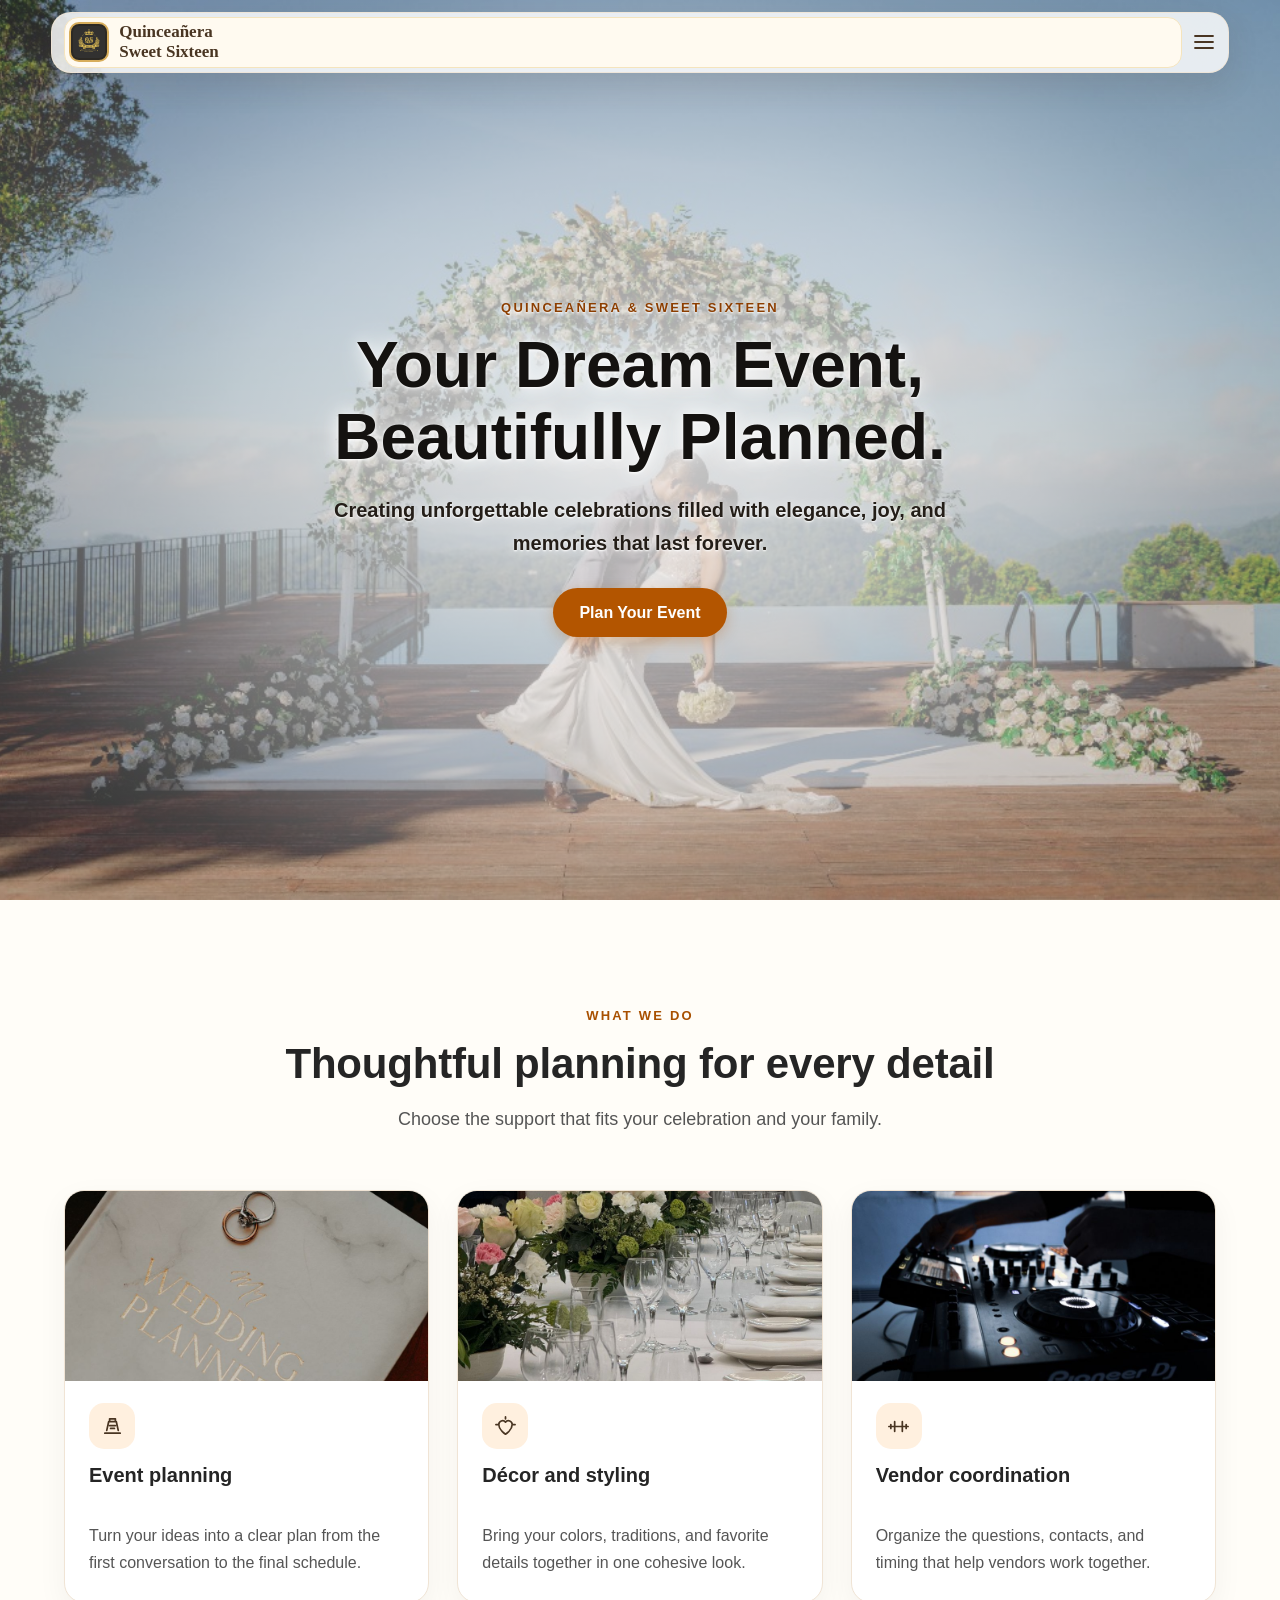
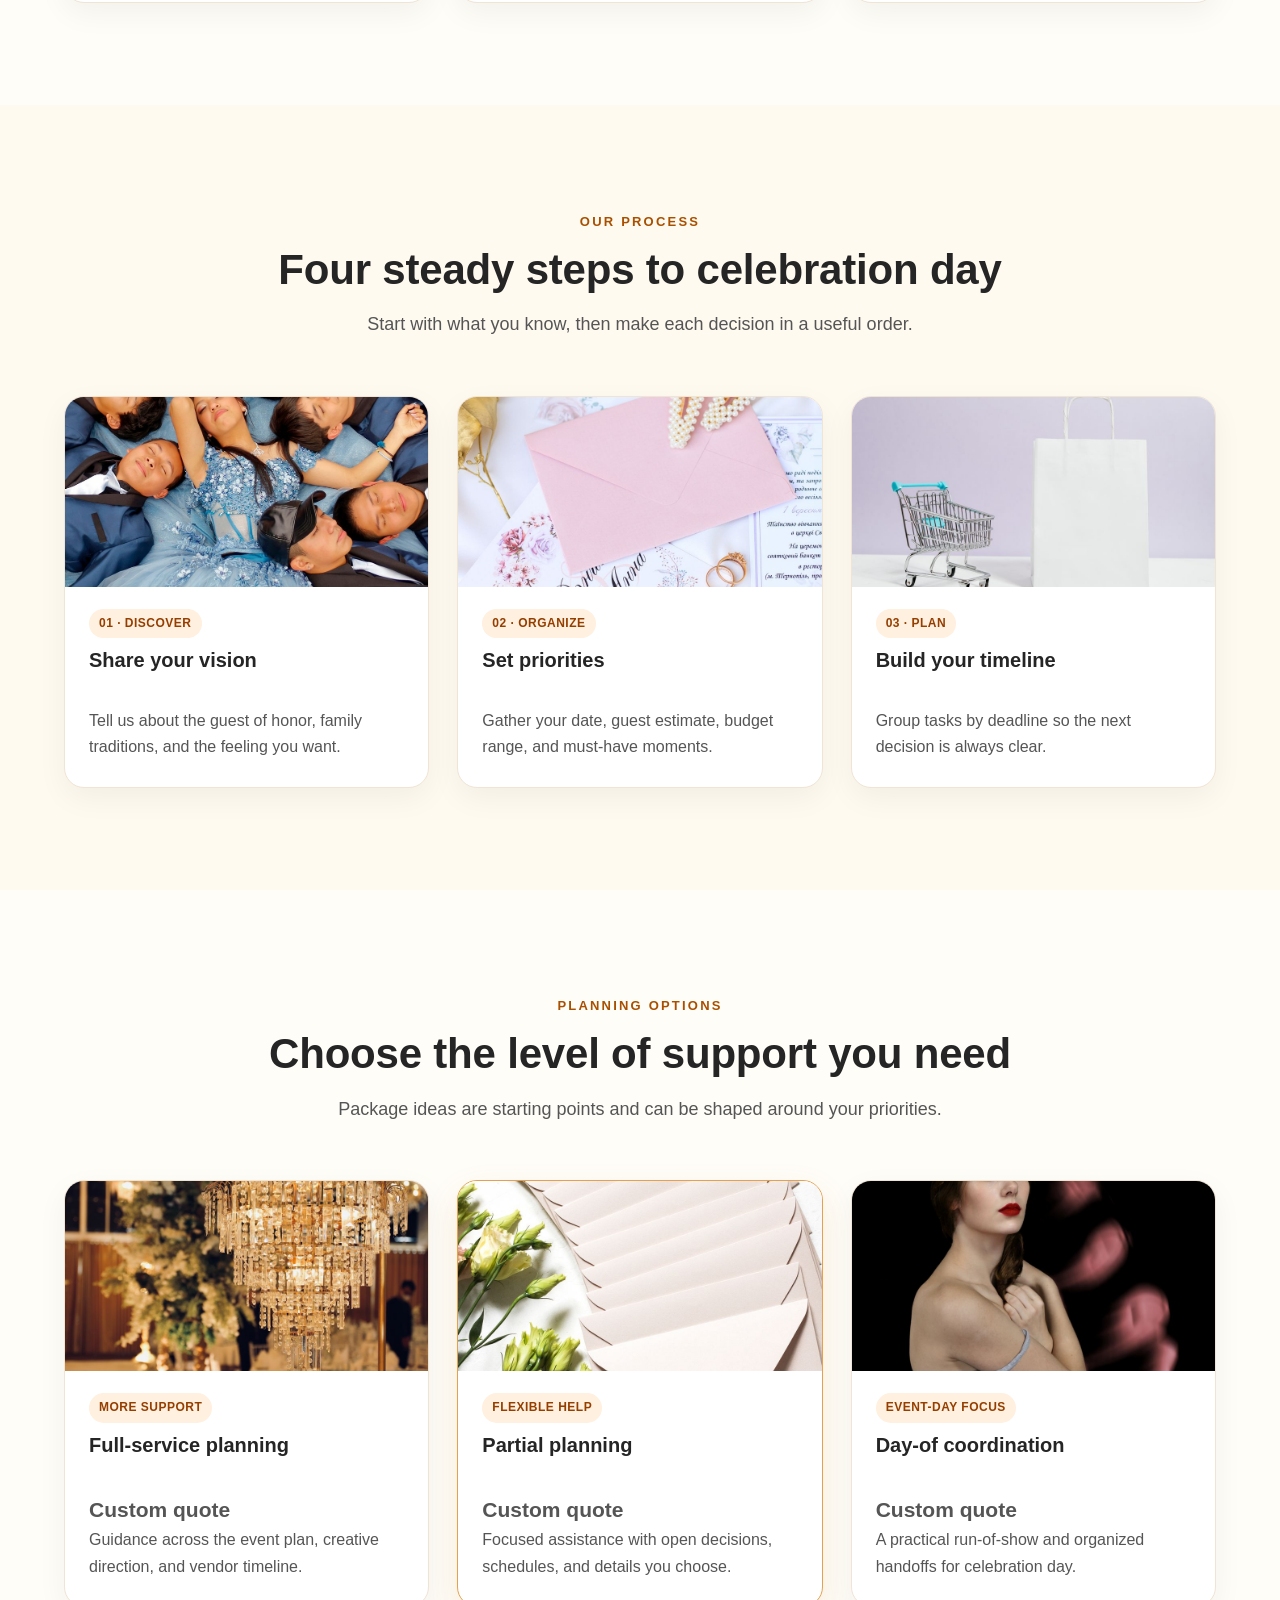
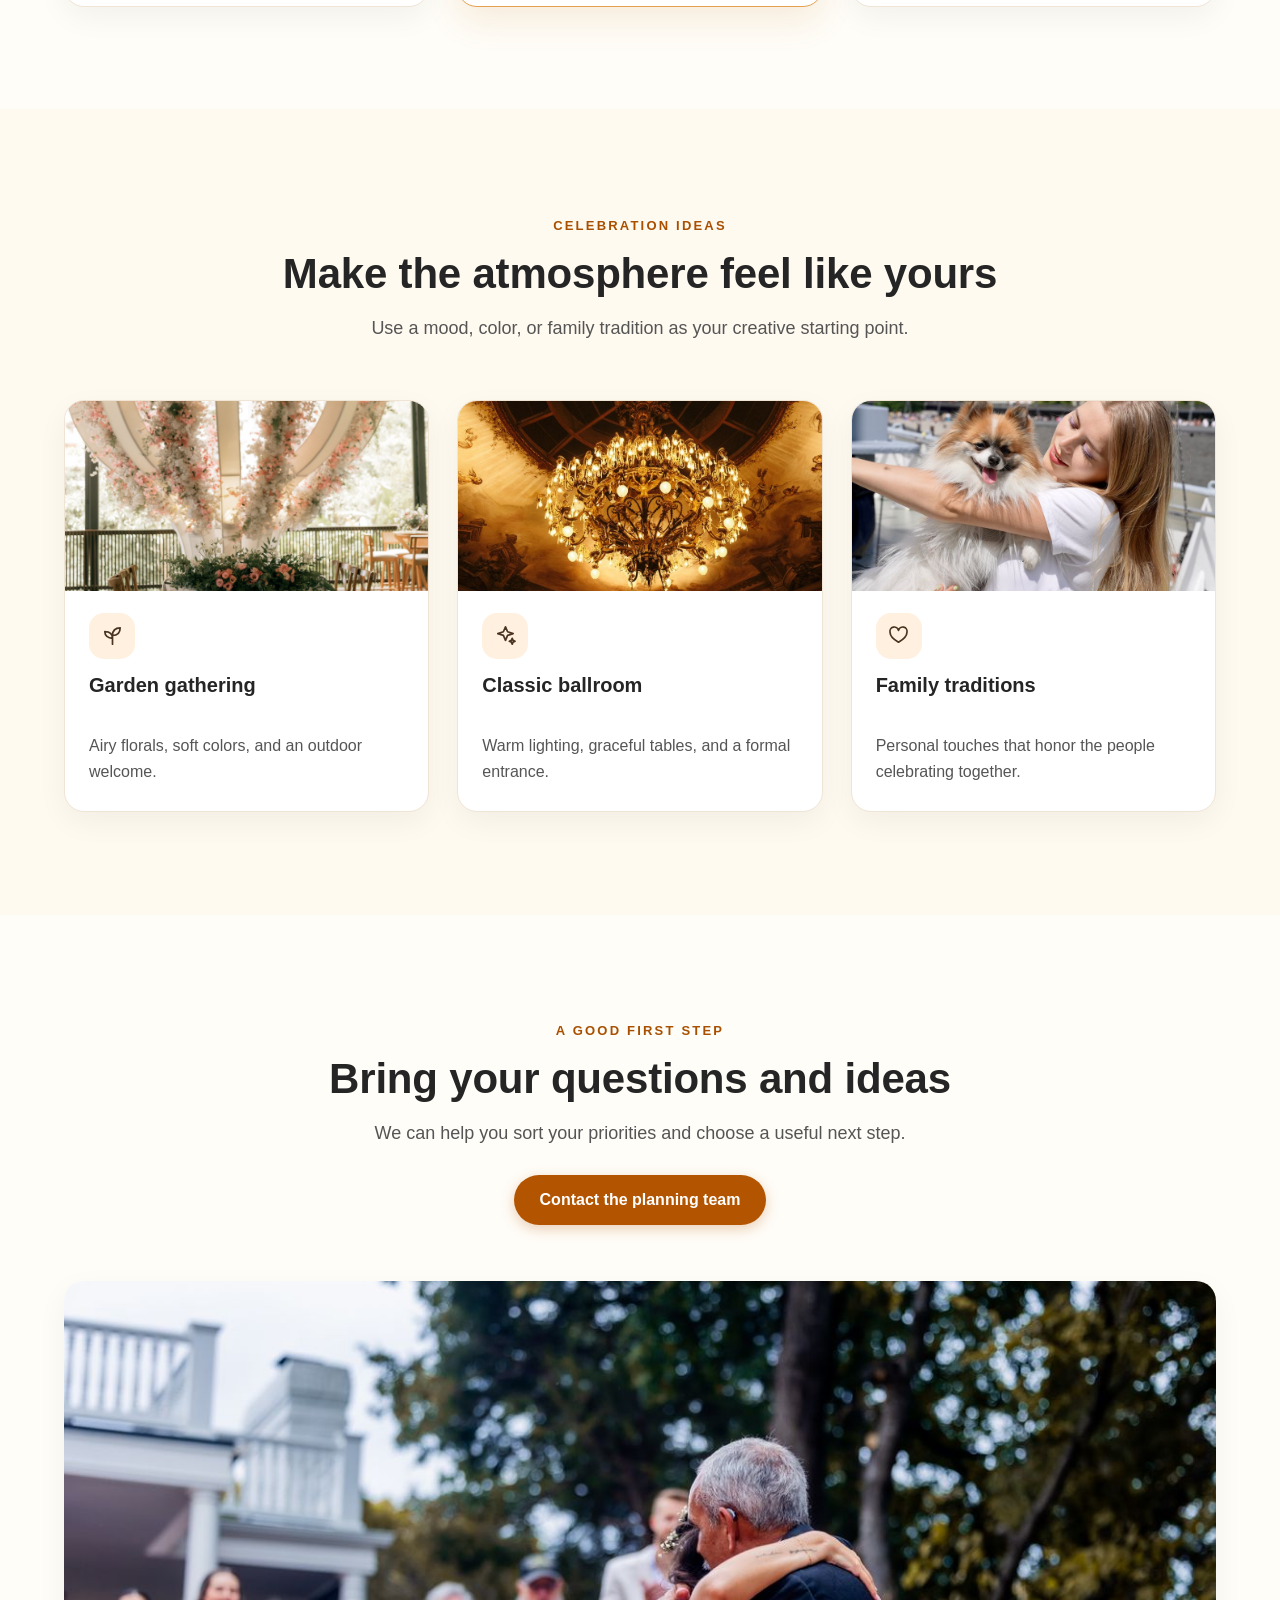
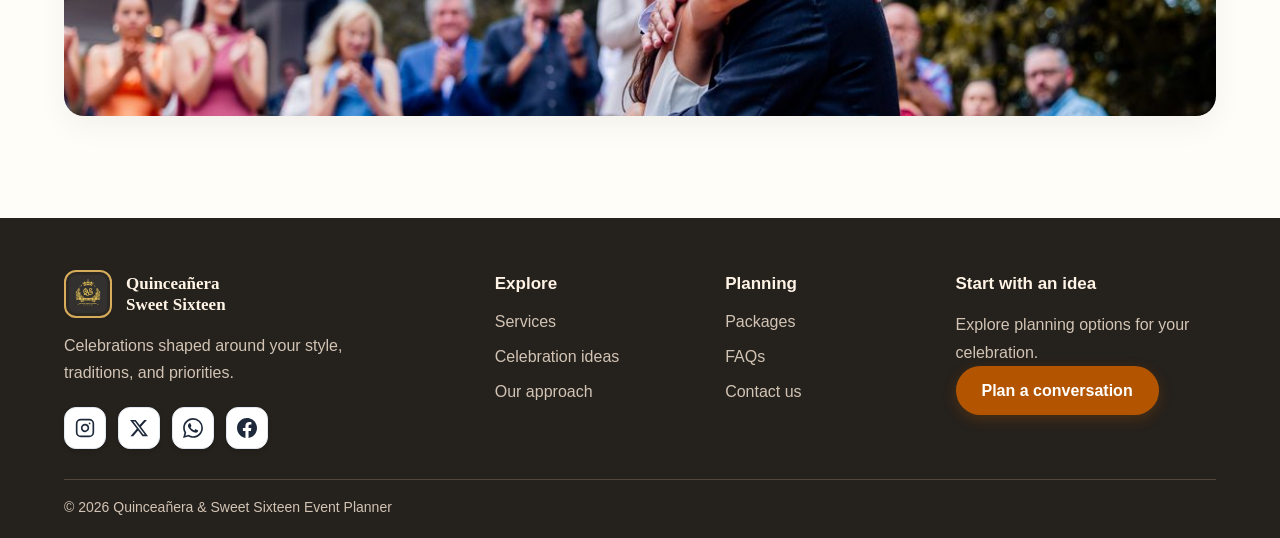
<file: index.html>
<!DOCTYPE html>
<html lang="en" dir="ltr">
<head>
    <meta charset="UTF-8">
    <meta name="viewport" content="width=device-width, initial-scale=1.0">
    <title>Quinceañera &amp; Sweet Sixteen Event Planner</title>
    <link rel="icon" type="image/x-icon" href="favicon.ico">
    <link rel="shortcut icon" type="image/x-icon" href="favicon.ico">
    <link rel="icon" type="image/png" sizes="32x32" href="favicon-32x32.png">
    <link rel="icon" type="image/png" sizes="16x16" href="favicon-16x16.png">
    <link rel="apple-touch-icon" sizes="180x180" href="images/QS.png">
<link rel="stylesheet" href="css/style.css?v=4.8">
    <script src="js/site-shell.js?v=4.8" defer></script>
    <script src="js/main.js?v=4.8" defer></script>
</head>
<body data-page="home">
    <div id="siteHeader"></div>
    <main>
        <section class="hero has-photo">
            <img class="hero-photo" src="images/hero-home-scenic-arch.jpg" alt="Scenic milestone celebration dance under an elegant circular floral arch with lake and mountain views">
            <div class="hero-content">
                <p class="hero-subtitle">QUINCEAÑERA &amp; SWEET SIXTEEN</p>
                <h1>Your Dream Event, Beautifully Planned.</h1>
                <p>Creating unforgettable celebrations filled with elegance, joy, and memories that last forever.</p>
                <div class="button-row">
                    <a href="contact.html" class="button">Plan Your Event</a>
                </div>
            </div>
        </section>
        <section class="section">
            <div class="section-heading"><p class="eyebrow">WHAT WE DO</p><h2>Thoughtful planning for every detail</h2><p>Choose the support that fits your celebration and your family.</p></div>
            <div class="card-grid">
                <article class="card photo-card"><img src="images/pexels-13204648.jpg" alt="Event planning workspace with notebook, laptop, and checklist"><div class="photo-card-copy"><span class="feature-icon" aria-hidden="true"><svg viewBox="0 0 24 24"><path d="M4 19h16M6 16l2-9h8l2 9M9 7V4h6v3M9 11h6m-5 3h4"></path></svg></span><h3>Event planning</h3><p>Turn your ideas into a clear plan from the first conversation to the final schedule.</p></div></article>
                <article class="card photo-card"><img src="images/pexels-37558714.jpg" alt="Elegantly styled banquet table with floral centerpieces and glassware"><div class="photo-card-copy"><span class="feature-icon" aria-hidden="true"><svg viewBox="0 0 24 24"><path d="M12 20s-7-4.4-7-10a4 4 0 0 1 7-2.6A4 4 0 0 1 19 10c0 5.6-7 10-7 10Z"></path><path d="M12 4V2m-8 8H2m20 0h-2"></path></svg></span><h3>Décor and styling</h3><p>Bring your colors, traditions, and favorite details together in one cohesive look.</p></div></article>
                <article class="card photo-card"><img src="images/pexels-5949085.jpg" alt="Event DJ coordinating music and sound equipment for celebration"><div class="photo-card-copy"><span class="feature-icon" aria-hidden="true"><svg viewBox="0 0 24 24"><path d="M4 10v4m4-7v10m8-10v10m4-7v4M2 12h20"></path></svg></span><h3>Vendor coordination</h3><p>Organize the questions, contacts, and timing that help vendors work together.</p></div></article>
            </div>
        </section>
        <section class="section">
            <div class="section-heading"><p class="eyebrow">OUR PROCESS</p><h2>Four steady steps to celebration day</h2><p>Start with what you know, then make each decision in a useful order.</p></div>
            <div class="card-grid">
                <article class="card photo-card"><img src="images/pexels-37930427.jpg" alt="Quinceañera celebrant happily sharing celebration ideas with loved ones"><div class="photo-card-copy"><span class="tag">01 · DISCOVER</span><h3>Share your vision</h3><p>Tell us about the guest of honor, family traditions, and the feeling you want.</p></div></article>
                <article class="card photo-card"><img src="images/pexels-29821864.jpg" alt="Elegant invitation suite with blush envelopes and planning stationery"><div class="photo-card-copy"><span class="tag">02 · ORGANIZE</span><h3>Set priorities</h3><p>Gather your date, guest estimate, budget range, and must-have moments.</p></div></article>
                <article class="card photo-card"><img src="images/pexels-5632402.jpg" alt="Milestone planning timeline and calendar on a golden clipboard"><div class="photo-card-copy"><span class="tag">03 · PLAN</span><h3>Build your timeline</h3><p>Group tasks by deadline so the next decision is always clear.</p></div></article>
            </div>
        </section>
        <section class="section">
            <div class="section-heading"><p class="eyebrow">PLANNING OPTIONS</p><h2>Choose the level of support you need</h2><p>Package ideas are starting points and can be shaped around your priorities.</p></div>
            <div class="card-grid">
                <article class="card photo-card"><img src="images/pexels-32140992.jpg" alt="Grand ballroom with crystal chandeliers and luxury table settings"><div class="photo-card-copy"><span class="tag">MORE SUPPORT</span><h3>Full-service planning</h3><p class="price">Custom quote</p><p>Guidance across the event plan, creative direction, and vendor timeline.</p></div></article>
                <article class="card photo-card featured-card"><img src="images/pexels-4722005.jpg" alt="Artisan stationery, delicate flowers, and design swatches for custom planning"><div class="photo-card-copy"><span class="tag">FLEXIBLE HELP</span><h3>Partial planning</h3><p class="price">Custom quote</p><p>Focused assistance with open decisions, schedules, and details you choose.</p></div></article>
                <article class="card photo-card"><img src="images/pexels-5069435.jpg" alt="Banquet hall setup with served dining tables ready for event-day arrival"><div class="photo-card-copy"><span class="tag">EVENT-DAY FOCUS</span><h3>Day-of coordination</h3><p class="price">Custom quote</p><p>A practical run-of-show and organized handoffs for celebration day.</p></div></article>
            </div>
        </section>
        <section class="section">
            <div class="section-heading"><p class="eyebrow">CELEBRATION IDEAS</p><h2>Make the atmosphere feel like yours</h2><p>Use a mood, color, or family tradition as your creative starting point.</p></div>
            <div class="card-grid">
                <article class="card photo-card"><img src="images/floral-arch.jpg" alt="Garden celebration setting decorated with airy floral arches and soft pastel flowers"><div class="photo-card-copy"><span class="feature-icon" aria-hidden="true"><svg viewBox="0 0 24 24"><path d="M12 21V11m0 4c-5 0-8-3-8-7 5 0 8 2 8 7Zm0-3c0-5 3-8 8-8 0 5-3 8-8 8Z"></path></svg></span><h3>Garden gathering</h3><p>Airy florals, soft colors, and an outdoor welcome.</p></div></article>
                <article class="card photo-card"><img src="images/pexels-31091958.jpg" alt="Classic luxury ballroom illuminated by a grand baroque chandelier"><div class="photo-card-copy"><span class="feature-icon" aria-hidden="true"><svg viewBox="0 0 24 24"><path d="m12 3 2.2 5.1L20 10l-5.8 1.9L12 17l-2.2-5.1L4 10l5.8-1.9L12 3Z"></path><path d="m19 15 .9 2.1L22 18l-2.1.9L19 21l-.9-2.1L16 18l2.1-.9L19 15Z"></path></svg></span><h3>Classic ballroom</h3><p>Warm lighting, graceful tables, and a formal entrance.</p></div></article>
                <article class="card photo-card"><img src="images/pexels-18151523.jpg" alt="Sparkling tiara crowning ceremony on young woman's head at a quinceañera"><div class="photo-card-copy"><span class="feature-icon" aria-hidden="true"><svg viewBox="0 0 24 24"><path d="M20.8 8.8c0 5-8.8 10.2-8.8 10.2S3.2 13.8 3.2 8.8A4.3 4.3 0 0 1 12 6.6a4.3 4.3 0 0 1 8.8 2.2Z"></path></svg></span><h3>Family traditions</h3><p>Personal touches that honor the people celebrating together.</p></div></article>
            </div>
        </section>
        <section class="section">
            <div class="section-heading"><p class="eyebrow">A GOOD FIRST STEP</p><h2>Bring your questions and ideas</h2><p>We can help you sort your priorities and choose a useful next step.</p><a href="contact.html" class="button">Contact the planning team</a></div>
            <img class="section-image home-cta-image" src="images/pexels-34538722.jpg" alt="Quinceañera sharing a heartfelt traditional dance with her father">
        </section>
    </main>
    <div id="siteFooter"></div>
</body>
</html>
</file>
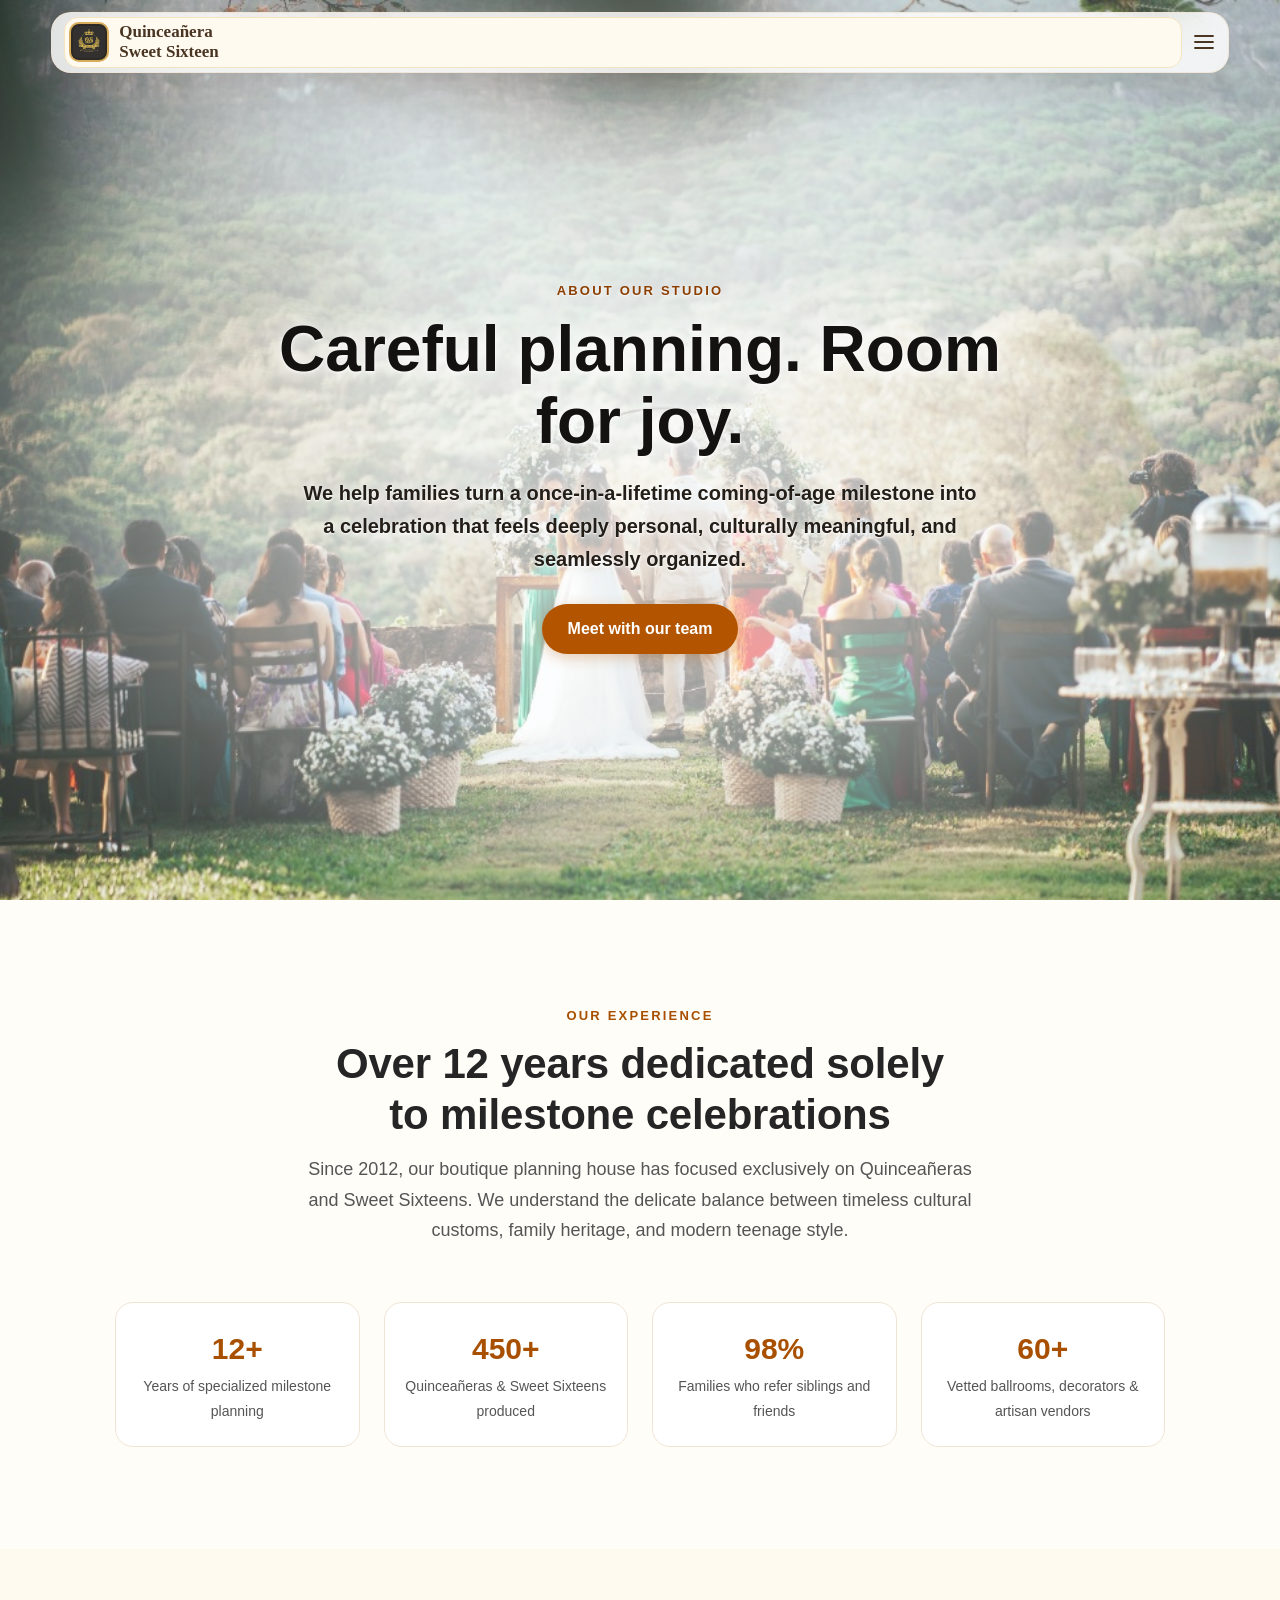
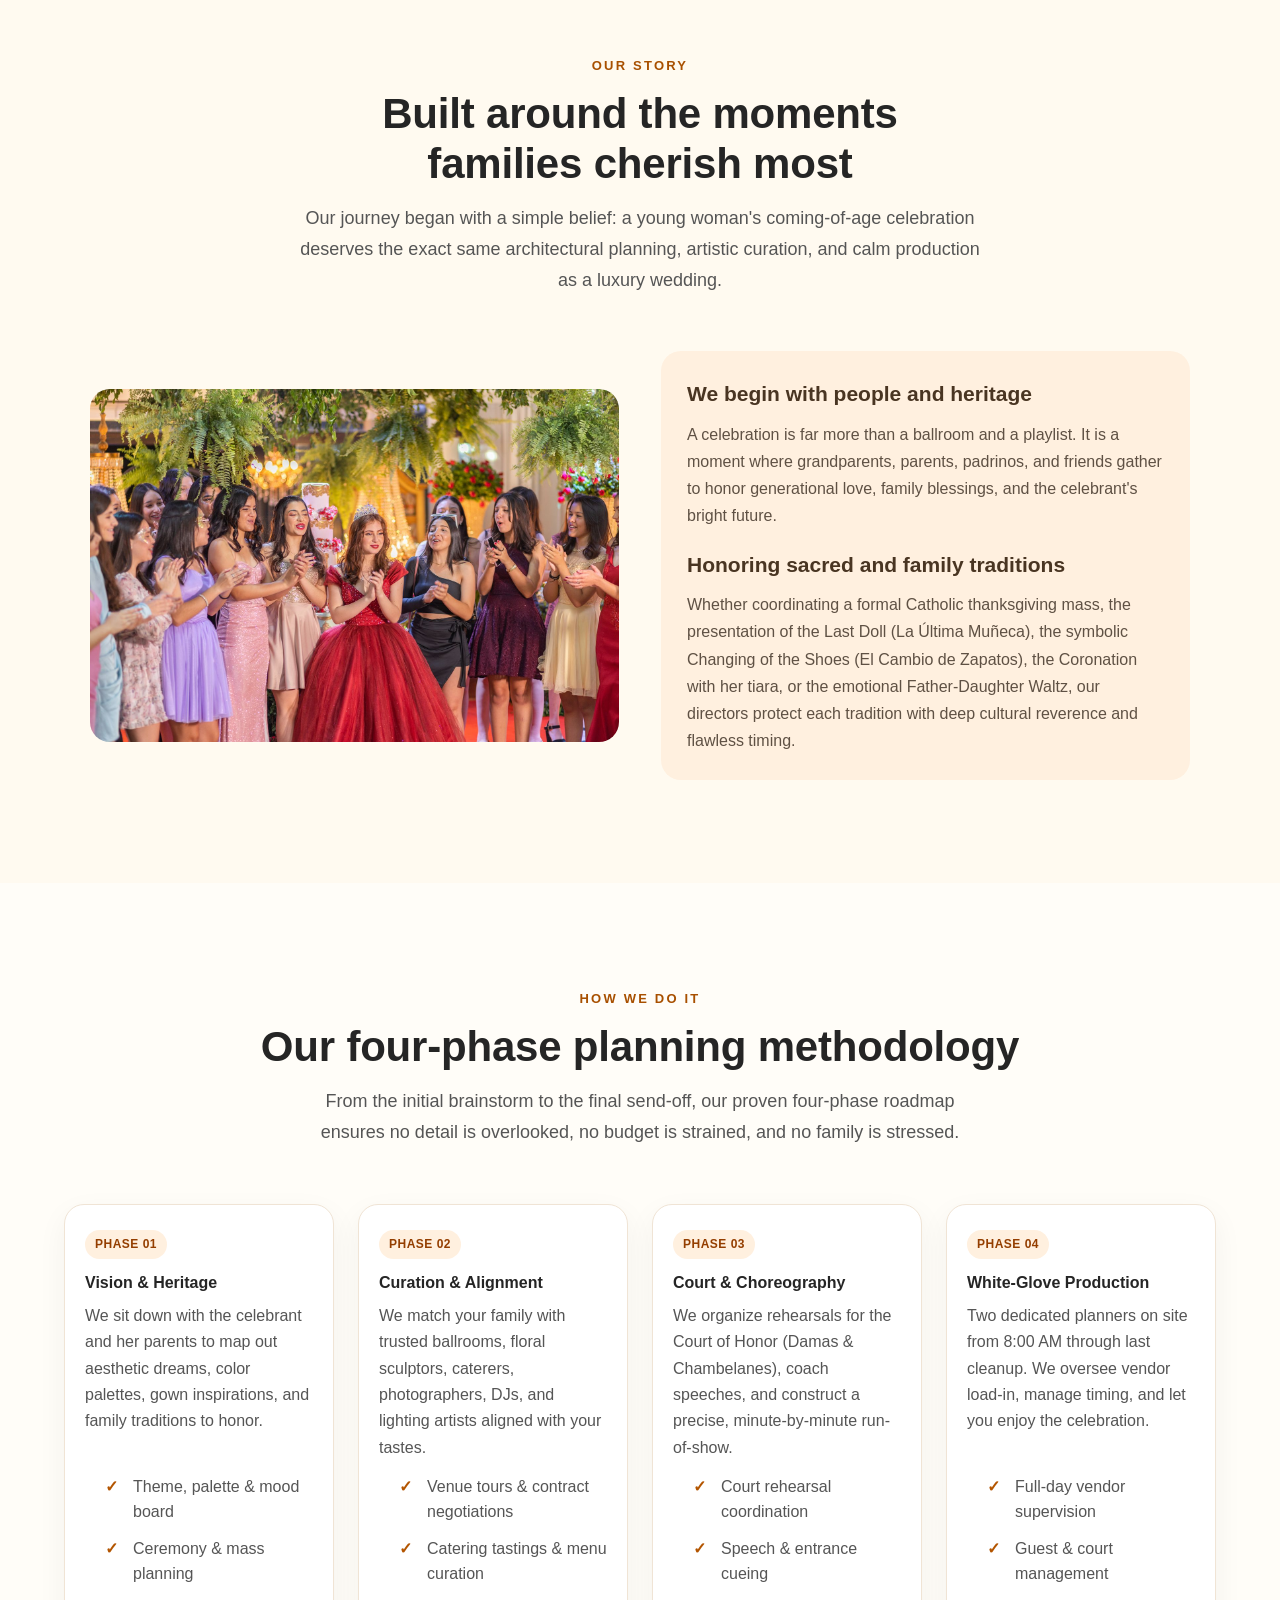
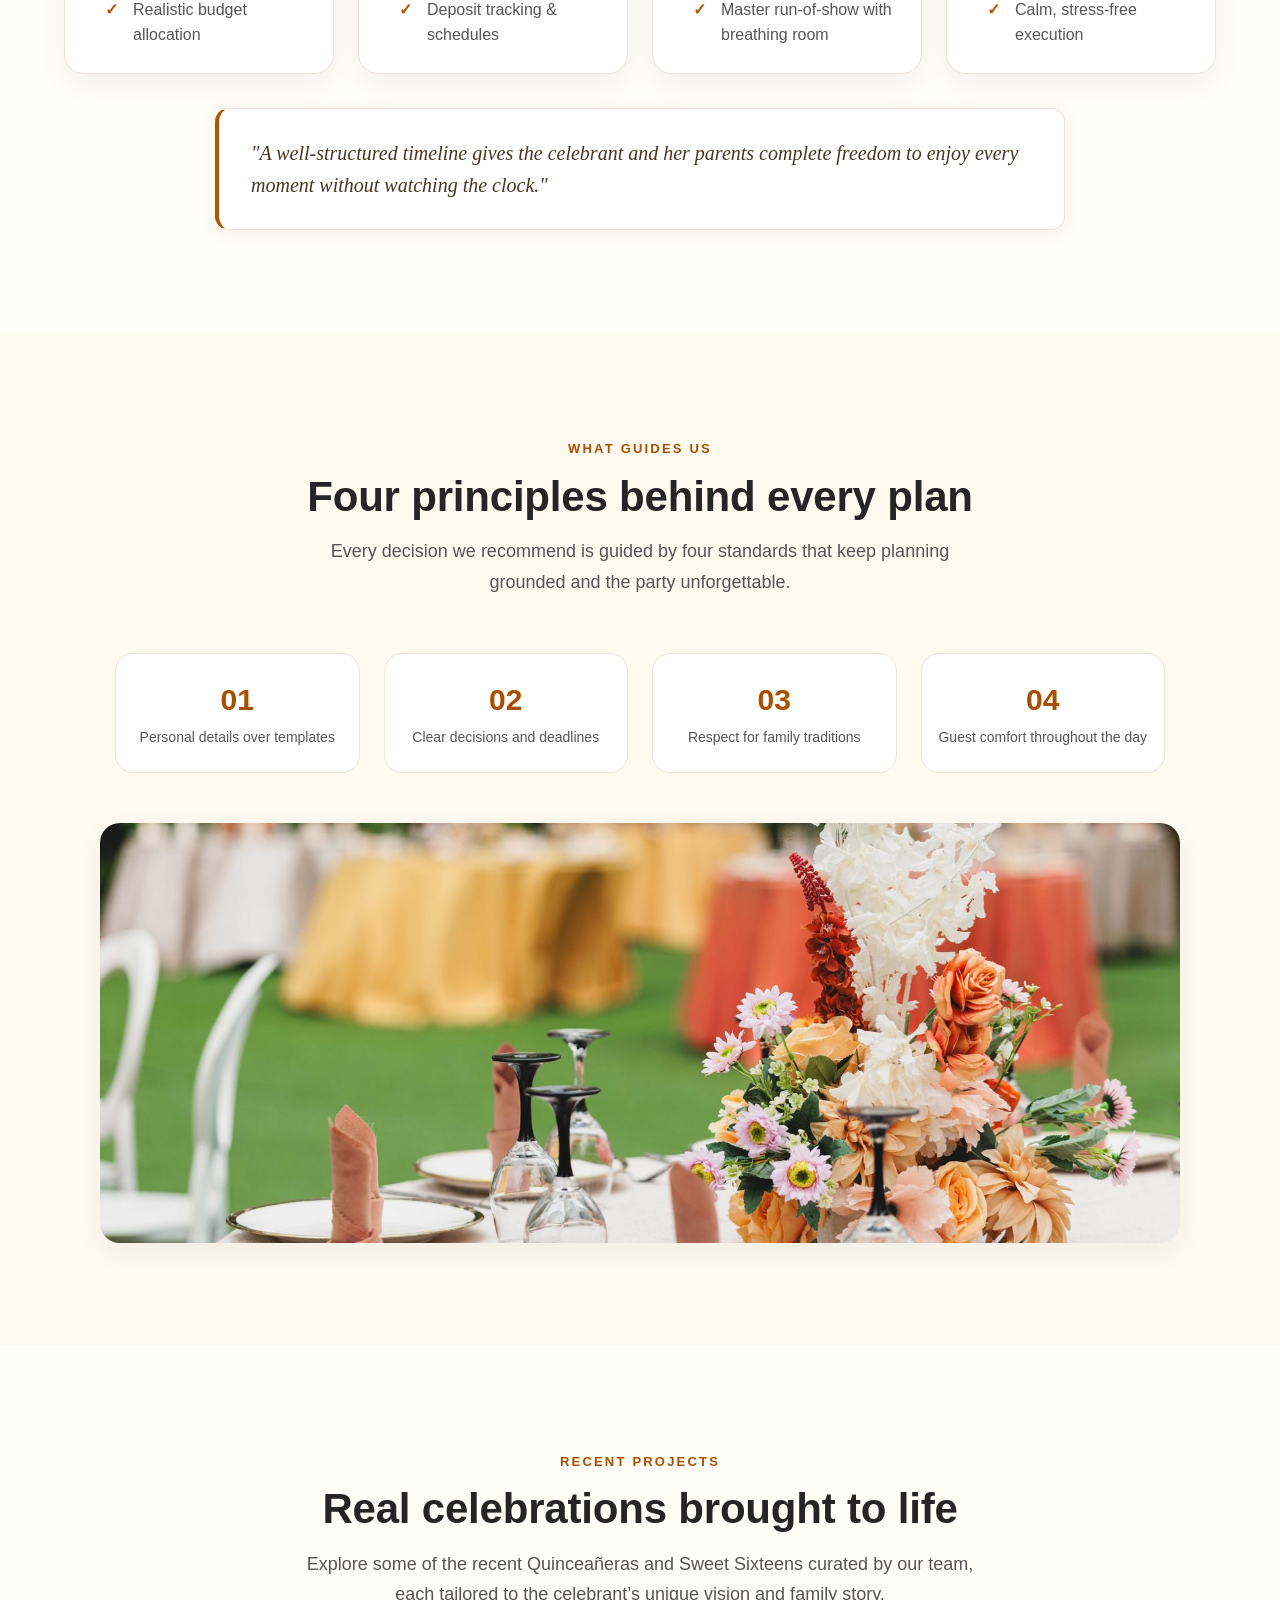
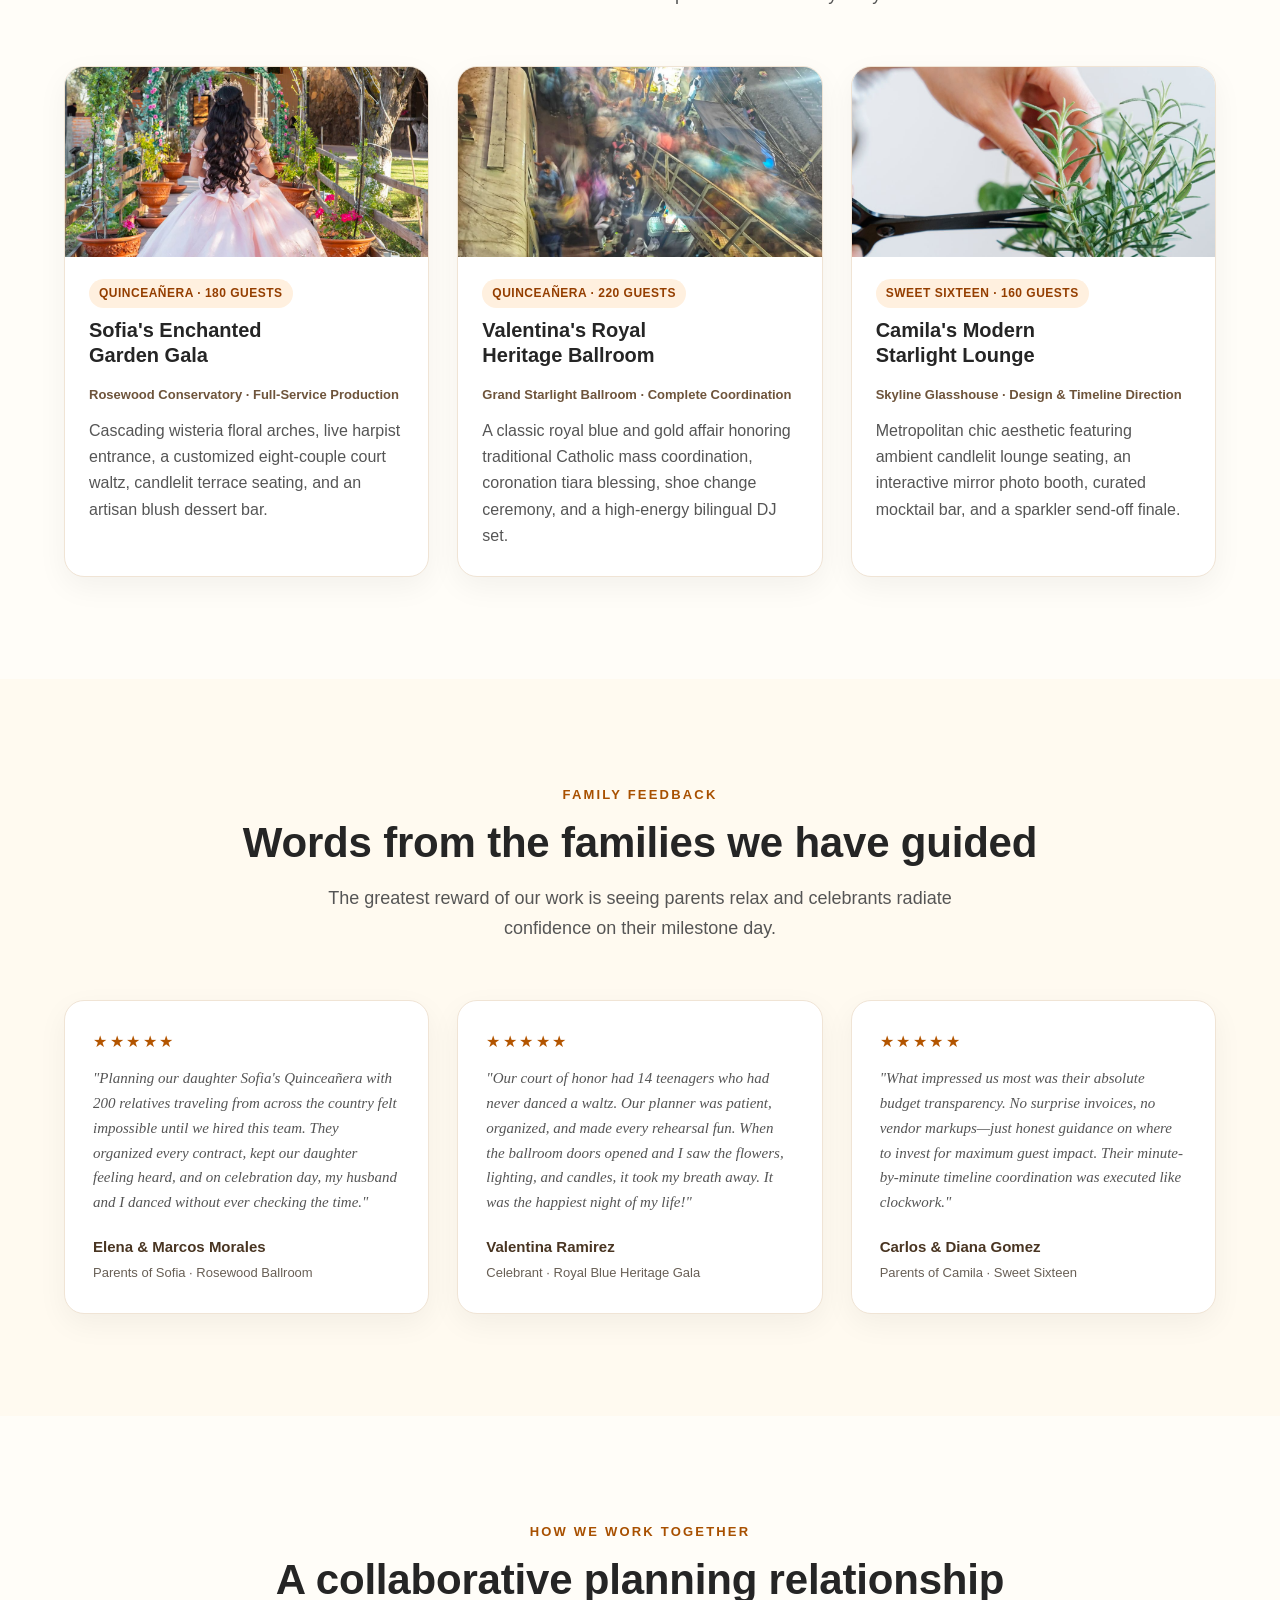
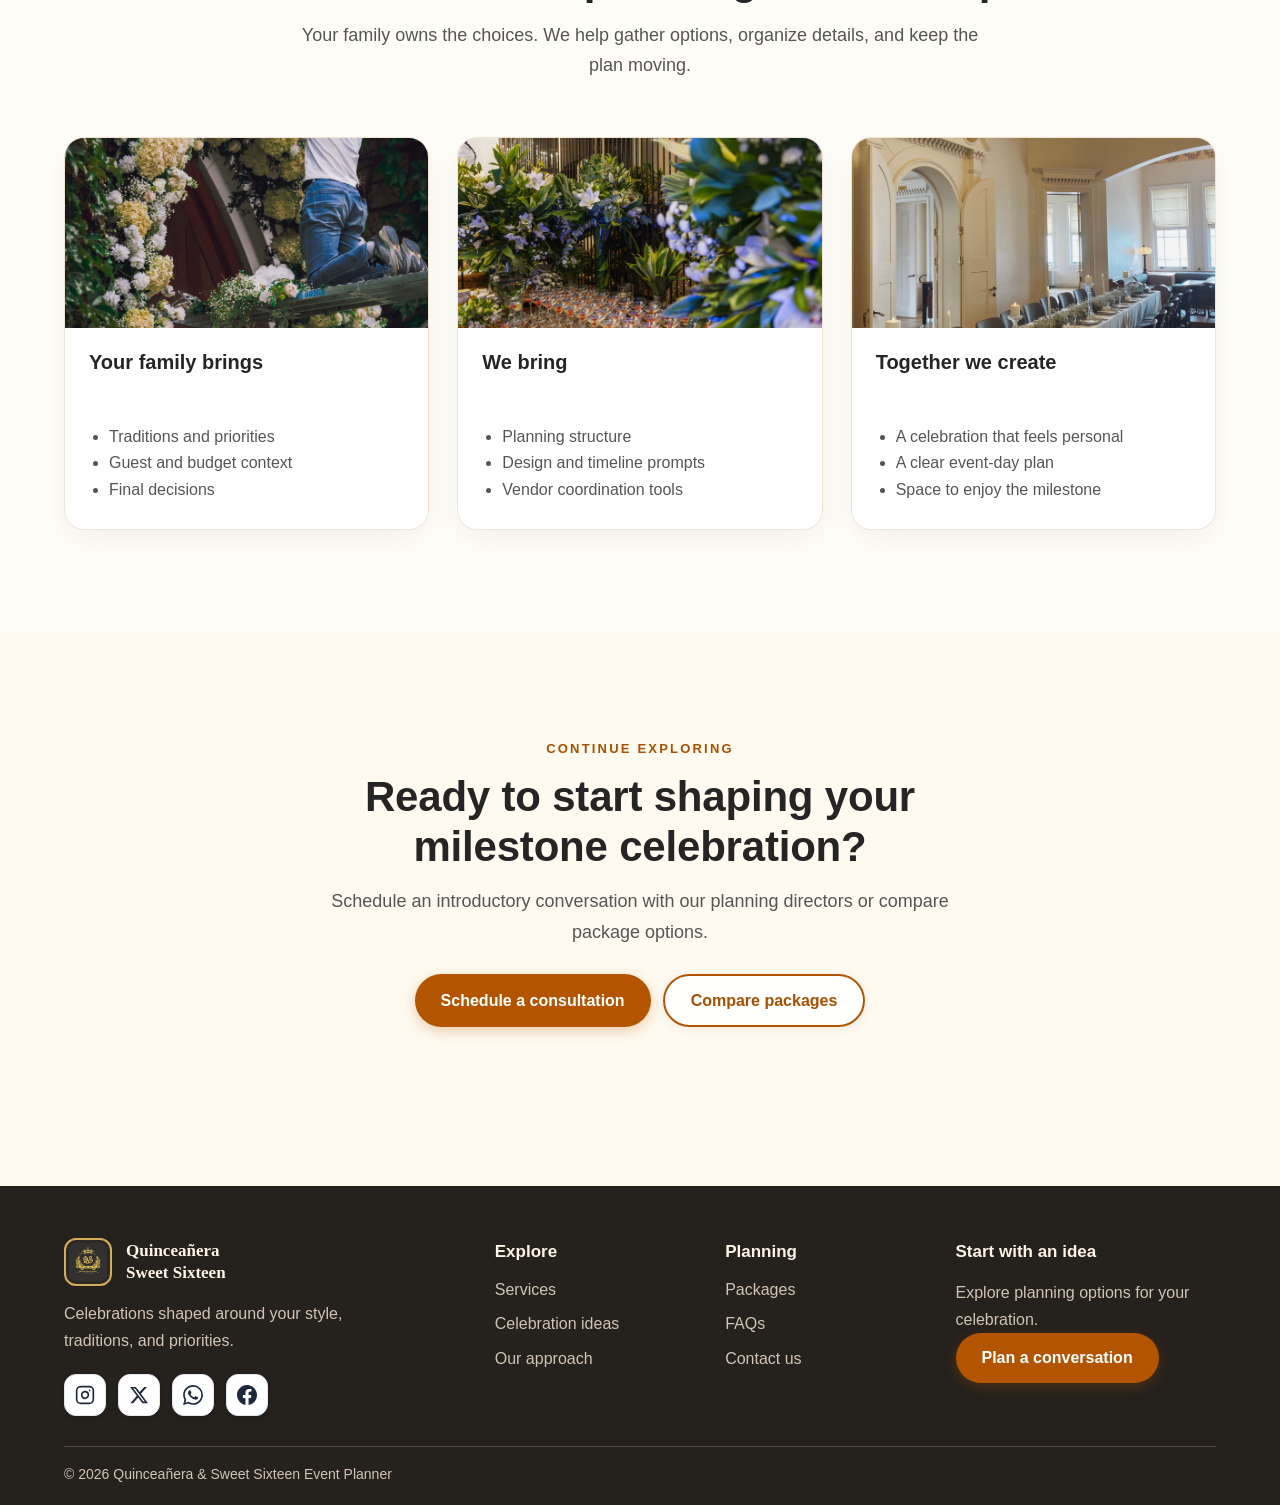
<file: about.html>
<!DOCTYPE html>
<html lang="en" dir="ltr">
<head>
    <meta charset="UTF-8">
    <meta name="viewport" content="width=device-width, initial-scale=1.0">
    <title>About Our Studio | Quinceañera &amp; Sweet Sixteen Event Planner</title>
    <link rel="icon" type="image/x-icon" href="favicon.ico">
    <link rel="shortcut icon" type="image/x-icon" href="favicon.ico">
    <link rel="icon" type="image/png" sizes="32x32" href="favicon-32x32.png">
    <link rel="icon" type="image/png" sizes="16x16" href="favicon-16x16.png">
    <link rel="apple-touch-icon" sizes="180x180" href="images/QS.png">
<link rel="stylesheet" href="css/style.css?v=4.8">
    <script src="js/site-shell.js?v=4.8" defer></script>
    <script src="js/main.js?v=4.8" defer></script>
</head>
<body data-page="about">
    <div id="siteHeader"></div>
    <main>
        <!-- HERO -->
        <section class="page-hero has-photo">
            <img class="hero-photo" src="images/hero-about-scenic-gathering.jpg" alt="Scenic mountain terrace ceremony with seated guests, floral circular arch, and panoramic mountain backdrop">
            <div class="page-hero-content">
                <p class="eyebrow">ABOUT OUR STUDIO</p>
                <h1>Careful planning. Room for joy.</h1>
                <p>We help families turn a once-in-a-lifetime coming-of-age milestone into a celebration that feels deeply personal, culturally meaningful, and seamlessly organized.</p>
                <div class="button-row">
                    <a class="button" href="contact.html">Meet with our team</a>
                </div>
            </div>
        </section>

        <!-- EXPERIENCE & REPUTATION -->
        <section class="section">
            <div class="section-heading">
                <p class="eyebrow">OUR EXPERIENCE</p>
                <h2>Over 12 years dedicated solely to milestone celebrations</h2>
                <p>Since 2012, our boutique planning house has focused exclusively on Quinceañeras and Sweet Sixteens. We understand the delicate balance between timeless cultural customs, family heritage, and modern teenage style.</p>
            </div>
            <div class="stats-grid">
                <div class="stat-card">
                    <strong>12+</strong>
                    <span>Years of specialized milestone planning</span>
                </div>
                <div class="stat-card">
                    <strong>450+</strong>
                    <span>Quinceañeras &amp; Sweet Sixteens produced</span>
                </div>
                <div class="stat-card">
                    <strong>98%</strong>
                    <span>Families who refer siblings and friends</span>
                </div>
                <div class="stat-card">
                    <strong>60+</strong>
                    <span>Vetted ballrooms, decorators &amp; artisan vendors</span>
                </div>
            </div>
        </section>

        <!-- OUR STORY & CULTURAL ROOTS -->
        <section class="section">
            <div class="section-heading">
                <p class="eyebrow">OUR STORY</p>
                <h2>Built around the moments families cherish most</h2>
                <p>Our journey began with a simple belief: a young woman's coming-of-age celebration deserves the exact same architectural planning, artistic curation, and calm production as a luxury wedding.</p>
            </div>
            <div class="image-split">
                <img src="images/friends-celebrating.jpg" alt="Friends and family sharing a joyful moment at a milestone party">
                <div class="text-panel">
                    <h3>We begin with people and heritage</h3>
                    <p>A celebration is far more than a ballroom and a playlist. It is a moment where grandparents, parents, padrinos, and friends gather to honor generational love, family blessings, and the celebrant's bright future.</p>
                    <h3 style="margin-top:18px">Honoring sacred and family traditions</h3>
                    <p>Whether coordinating a formal Catholic thanksgiving mass, the presentation of the Last Doll (La Última Muñeca), the symbolic Changing of the Shoes (El Cambio de Zapatos), the Coronation with her tiara, or the emotional Father-Daughter Waltz, our directors protect each tradition with deep cultural reverence and flawless timing.</p>
                </div>
            </div>
        </section>

        <!-- HOW WE DO IT: 4-PHASE METHODOLOGY -->
        <section class="section">
            <div class="section-heading">
                <p class="eyebrow">HOW WE DO IT</p>
                <h2>Our four-phase planning methodology</h2>
                <p>From the initial brainstorm to the final send-off, our proven four-phase roadmap ensures no detail is overlooked, no budget is strained, and no family is stressed.</p>
            </div>
            <div class="card-grid-4">
                <article class="card">
                    <span class="tag">PHASE 01</span>
                    <h3>Vision &amp; Heritage</h3>
                    <p>We sit down with the celebrant and her parents to map out aesthetic dreams, color palettes, gown inspirations, and family traditions to honor.</p>
                    <ul class="check-list">
                        <li>Theme, palette &amp; mood board</li>
                        <li>Ceremony &amp; mass planning</li>
                        <li>Realistic budget allocation</li>
                    </ul>
                </article>
                <article class="card">
                    <span class="tag">PHASE 02</span>
                    <h3>Curation &amp; Alignment</h3>
                    <p>We match your family with trusted ballrooms, floral sculptors, caterers, photographers, DJs, and lighting artists aligned with your tastes.</p>
                    <ul class="check-list">
                        <li>Venue tours &amp; contract negotiations</li>
                        <li>Catering tastings &amp; menu curation</li>
                        <li>Deposit tracking &amp; schedules</li>
                    </ul>
                </article>
                <article class="card">
                    <span class="tag">PHASE 03</span>
                    <h3>Court &amp; Choreography</h3>
                    <p>We organize rehearsals for the Court of Honor (Damas &amp; Chambelanes), coach speeches, and construct a precise, minute-by-minute run-of-show.</p>
                    <ul class="check-list">
                        <li>Court rehearsal coordination</li>
                        <li>Speech &amp; entrance cueing</li>
                        <li>Master run-of-show with breathing room</li>
                    </ul>
                </article>
                <article class="card">
                    <span class="tag">PHASE 04</span>
                    <h3>White-Glove Production</h3>
                    <p>Two dedicated planners on site from 8:00 AM through last cleanup. We oversee vendor load-in, manage timing, and let you enjoy the celebration.</p>
                    <ul class="check-list">
                        <li>Full-day vendor supervision</li>
                        <li>Guest &amp; court management</li>
                        <li>Calm, stress-free execution</li>
                    </ul>
                </article>
            </div>
            <div class="quote" style="margin-top:34px">
                "A well-structured timeline gives the celebrant and her parents complete freedom to enjoy every moment without watching the clock."
            </div>
        </section>

        <!-- WHAT GUIDES US: 4 PRINCIPLES -->
        <section class="section">
            <div class="section-heading">
                <p class="eyebrow">WHAT GUIDES US</p>
                <h2>Four principles behind every plan</h2>
                <p>Every decision we recommend is guided by four standards that keep planning grounded and the party unforgettable.</p>
            </div>
            <div class="stats-grid">
                <div class="stat-card"><strong>01</strong><span>Personal details over templates</span></div>
                <div class="stat-card"><strong>02</strong><span>Clear decisions and deadlines</span></div>
                <div class="stat-card"><strong>03</strong><span>Respect for family traditions</span></div>
                <div class="stat-card"><strong>04</strong><span>Guest comfort throughout the day</span></div>
            </div>
            <img class="section-image" src="images/outdoor-table.jpg" alt="Inviting outdoor table setup designed for guests">
        </section>

        <!-- REAL PROJECTS WE DID: FEATURED CELEBRATIONS -->
        <section class="section">
            <div class="section-heading">
                <p class="eyebrow">RECENT PROJECTS</p>
                <h2>Real celebrations brought to life</h2>
                <p>Explore some of the recent Quinceañeras and Sweet Sixteens curated by our team, each tailored to the celebrant’s unique vision and family story.</p>
            </div>
            <div class="card-grid">
                <article class="card photo-card">
                    <img src="images/pexels-34982743.jpg" alt="Sofia's Enchanted Garden Quinceañera celebration at Rosewood Conservatory">
                    <div class="photo-card-copy">
                        <span class="tag">QUINCEAÑERA · 180 GUESTS</span>
                        <h3>Sofia's Enchanted<br>Garden Gala</h3>
                        <p class="article-meta">Rosewood Conservatory · Full-Service Production</p>
                        <p>Cascading wisteria floral arches, live harpist entrance, a customized eight-couple court waltz, candlelit terrace seating, and an artisan blush dessert bar.</p>
                    </div>
                </article>
                <article class="card photo-card">
                    <img src="images/pexels-30372338.jpg" alt="Valentina's Royal Heritage Quinceañera grand ballroom celebration with vibrant dance and coronation tiara">
                    <div class="photo-card-copy">
                        <span class="tag">QUINCEAÑERA · 220 GUESTS</span>
                        <h3>Valentina's Royal<br>Heritage Ballroom</h3>
                        <p class="article-meta">Grand Starlight Ballroom · Complete Coordination</p>
                        <p>A classic royal blue and gold affair honoring traditional Catholic mass coordination, coronation tiara blessing, shoe change ceremony, and a high-energy bilingual DJ set.</p>
                    </div>
                </article>
                <article class="card photo-card">
                    <img src="images/pexels-7966060.jpg" alt="Camila's Modern Starlight Sweet Sixteen celebration with friends and birthday candles">
                    <div class="photo-card-copy">
                        <span class="tag">SWEET SIXTEEN · 160 GUESTS</span>
                        <h3>Camila's Modern<br>Starlight Lounge</h3>
                        <p class="article-meta">Skyline Glasshouse · Design &amp; Timeline Direction</p>
                        <p>Metropolitan chic aesthetic featuring ambient candlelit lounge seating, an interactive mirror photo booth, curated mocktail bar, and a sparkler send-off finale.</p>
                    </div>
                </article>
            </div>
        </section>

        <!-- REAL FAMILY FEEDBACK: TESTIMONIALS -->
        <section class="section">
            <div class="section-heading">
                <p class="eyebrow">FAMILY FEEDBACK</p>
                <h2>Words from the families we have guided</h2>
                <p>The greatest reward of our work is seeing parents relax and celebrants radiate confidence on their milestone day.</p>
            </div>
            <div class="card-grid">
                <article class="card testimonial-card">
                    <div class="testimonial-rating" aria-label="5 out of 5 stars">★★★★★</div>
                    <p class="testimonial-text">"Planning our daughter Sofia's Quinceañera with 200 relatives traveling from across the country felt impossible until we hired this team. They organized every contract, kept our daughter feeling heard, and on celebration day, my husband and I danced without ever checking the time."</p>
                    <div class="testimonial-author">
                        <strong>Elena &amp; Marcos Morales</strong>
                        <span>Parents of Sofia · Rosewood Ballroom</span>
                    </div>
                </article>
                <article class="card testimonial-card">
                    <div class="testimonial-rating" aria-label="5 out of 5 stars">★★★★★</div>
                    <p class="testimonial-text">"Our court of honor had 14 teenagers who had never danced a waltz. Our planner was patient, organized, and made every rehearsal fun. When the ballroom doors opened and I saw the flowers, lighting, and candles, it took my breath away. It was the happiest night of my life!"</p>
                    <div class="testimonial-author">
                        <strong>Valentina Ramirez</strong>
                        <span>Celebrant · Royal Blue Heritage Gala</span>
                    </div>
                </article>
                <article class="card testimonial-card">
                    <div class="testimonial-rating" aria-label="5 out of 5 stars">★★★★★</div>
                    <p class="testimonial-text">"What impressed us most was their absolute budget transparency. No surprise invoices, no vendor markups—just honest guidance on where to invest for maximum guest impact. Their minute-by-minute timeline coordination was executed like clockwork."</p>
                    <div class="testimonial-author">
                        <strong>Carlos &amp; Diana Gomez</strong>
                        <span>Parents of Camila · Sweet Sixteen</span>
                    </div>
                </article>
            </div>
        </section>

        <!-- HOW WE WORK TOGETHER -->
        <section class="section">
            <div class="section-heading">
                <p class="eyebrow">HOW WE WORK TOGETHER</p>
                <h2>A collaborative planning relationship</h2>
                <p>Your family owns the choices. We help gather options, organize details, and keep the plan moving.</p>
            </div>
            <div class="card-grid">
                <article class="card photo-card"><img src="images/floral-setup.jpg" alt="Event team carefully installing ceremony flowers"><div class="photo-card-copy"><h3>Your family brings</h3><ul><li>Traditions and priorities</li><li>Guest and budget context</li><li>Final decisions</li></ul></div></article>
                <article class="card photo-card"><img src="images/floral-glassware.jpg" alt="Thoughtful centerpiece and table styling"><div class="photo-card-copy"><h3>We bring</h3><ul><li>Planning structure</li><li>Design and timeline prompts</li><li>Vendor coordination tools</li></ul></div></article>
                <article class="card photo-card"><img src="images/classic-reception.jpg" alt="Reception room prepared for the celebration"><div class="photo-card-copy"><h3>Together we create</h3><ul><li>A celebration that feels personal</li><li>A clear event-day plan</li><li>Space to enjoy the milestone</li></ul></div></article>
            </div>
        </section>

        <!-- CALL TO ACTION -->
        <section class="section">
            <div class="section-heading">
                <p class="eyebrow">CONTINUE EXPLORING</p>
                <h2>Ready to start shaping your milestone celebration?</h2>
                <p>Schedule an introductory conversation with our planning directors or compare package options.</p>
                <div class="button-row">
                    <a class="button" href="contact.html">Schedule a consultation</a>
                    <a class="button button-outline" href="pricing.html">Compare packages</a>
                </div>
            </div>
        </section>
    </main>
    <div id="siteFooter"></div>
</body>
</html>
</file>
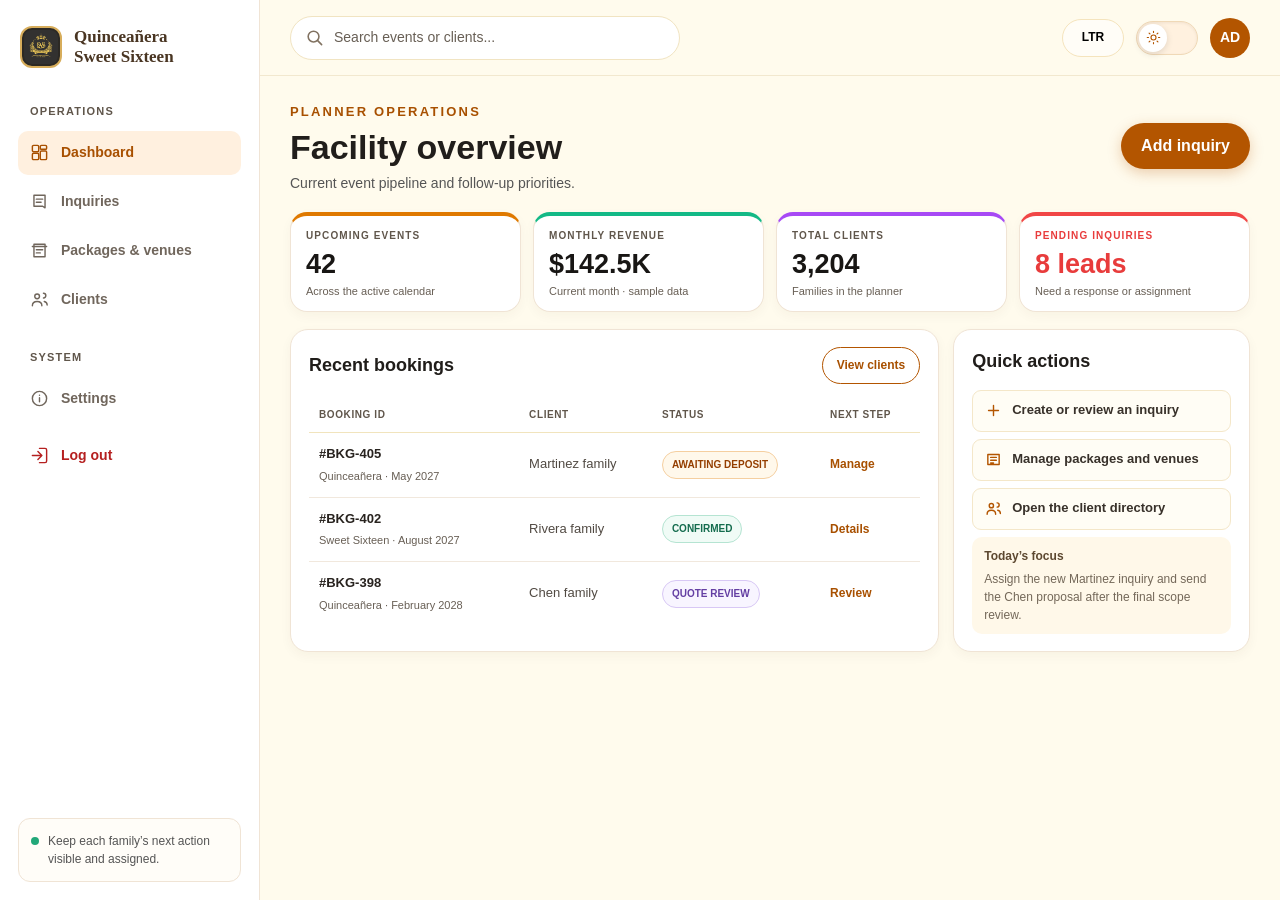
<file: admin-dashboard.html>
<!DOCTYPE html>
<html lang="en" dir="ltr">
<head>
    <meta charset="UTF-8">
    <meta name="viewport" content="width=device-width, initial-scale=1.0">
    <title>Admin Dashboard | Quinceañera &amp; Sweet Sixteen Planner</title>
    <link rel="icon" type="image/x-icon" href="favicon.ico">
    <link rel="shortcut icon" type="image/x-icon" href="favicon.ico">
    <link rel="icon" type="image/png" sizes="32x32" href="favicon-32x32.png">
    <link rel="icon" type="image/png" sizes="16x16" href="favicon-16x16.png">
    <link rel="apple-touch-icon" sizes="180x180" href="images/QS.png">
<link rel="stylesheet" href="css/style.css?v=4.8">
    <script src="js/main.js?v=4.8" defer></script>
</head>
<body class="dashboard-body" data-page="admin-dashboard">
    <main class="dashboard-app">
        <aside class="dashboard-sidebar" id="dashboardSidebar" aria-label="Administrator dashboard navigation">
            <a class="dashboard-brand" href="index.html" aria-label="Quinceañera Sweet Sixteen home">
                <img src="images/QS.png" alt="">
                <span>Quinceañera<br>Sweet Sixteen</span>
            </a>
            <p class="dashboard-nav-label">OPERATIONS</p>
            <nav class="dashboard-nav">
                <button class="dashboard-nav-link is-active" type="button" data-dashboard-view="overview" data-view-title="Facility overview" data-view-kicker="PLANNER OPERATIONS" data-view-description="Current event pipeline and follow-up priorities." aria-current="page"><svg viewBox="0 0 24 24" aria-hidden="true"><rect x="3" y="3" width="8" height="8" rx="1.5"></rect><rect x="13" y="3" width="8" height="5" rx="1.5"></rect><rect x="13" y="10" width="8" height="11" rx="1.5"></rect><rect x="3" y="13" width="8" height="8" rx="1.5"></rect></svg><span>Dashboard</span></button>
                <button class="dashboard-nav-link" type="button" data-dashboard-view="inquiries" data-view-title="Inquiry queue" data-view-kicker="FAMILY INQUIRIES" data-view-description="Review new requests and follow-ups in one workspace."><svg viewBox="0 0 24 24" aria-hidden="true"><path d="M5 4h14v16l-3-2H5zM8 9h8m-8 4h6"></path></svg><span>Inquiries</span></button>
                <button class="dashboard-nav-link" type="button" data-dashboard-view="packages" data-view-title="Packages & venues" data-view-kicker="PLANNING CATALOG" data-view-description="Review service packages and venue coordination status."><svg viewBox="0 0 24 24" aria-hidden="true"><path d="M3 7h18M5 4h14v16H5zM8 11h8m-8 4h5"></path></svg><span>Packages &amp; venues</span></button>
                <button class="dashboard-nav-link" type="button" data-dashboard-view="clients" data-view-title="Client directory" data-view-kicker="FAMILY WORKSPACES" data-view-description="Track active families and their upcoming milestones."><svg viewBox="0 0 24 24" aria-hidden="true"><circle cx="9" cy="8" r="3"></circle><path d="M3 20c0-3.4 2.6-5.5 6-5.5s6 2.1 6 5.5m2-10a3 3 0 1 0 0-6m1 10.5c2.4.5 3.7 2.1 3.7 4.5"></path></svg><span>Clients</span></button>
            </nav>
            <p class="dashboard-nav-label dashboard-system-label">SYSTEM</p>
            <nav class="dashboard-nav">
                <button class="dashboard-nav-link" type="button" data-dashboard-view="settings" data-view-title="Dashboard settings" data-view-kicker="SYSTEM PREFERENCES" data-view-description="Manage workspace and notification preferences."><svg viewBox="0 0 24 24" aria-hidden="true"><circle cx="12" cy="12" r="9"></circle><path d="M12 11v5m0-8h.01"></path></svg><span>Settings</span></button>
                <a class="dashboard-nav-link dashboard-logout" href="login.html"><svg viewBox="0 0 24 24" aria-hidden="true"><path d="M10 17l5-5-5-5M15 12H3M12 3h7a2 2 0 0 1 2 2v14a2 2 0 0 1-2 2h-7"></path></svg><span>Log out</span></a>
            </nav>
            <div class="dashboard-sidebar-note"><span class="sidebar-note-dot"></span><p>Keep each family’s next action visible and assigned.</p></div>
        </aside>
        <button class="dashboard-sidebar-backdrop" type="button" data-dashboard-menu-close aria-label="Close dashboard menu" tabindex="-1"></button>

        <div class="dashboard-workspace">
            <header class="dashboard-toolbar">
                <button class="dashboard-menu-toggle" type="button" data-dashboard-menu-toggle aria-controls="dashboardSidebar" aria-expanded="false" aria-label="Open dashboard menu"><svg viewBox="0 0 24 24" aria-hidden="true"><path d="M4 6h16M4 12h16M4 18h16"></path></svg></button>
                <label class="dashboard-search"><svg viewBox="0 0 24 24" aria-hidden="true"><circle cx="10.8" cy="10.8" r="6.8"></circle><path d="m16 16 5 5"></path></svg><span class="visually-hidden">Search events and clients</span><input type="search" placeholder="Search events or clients..." data-dashboard-search></label>
                <div class="dashboard-toolbar-actions">
                    <button class="language-btn" id="directionToggle" type="button" aria-label="Switch to right-to-left direction" aria-pressed="false">LTR</button>
                    <button class="theme-toggle" id="themeToggle" type="button" aria-label="Switch to dark theme" aria-pressed="false"><span class="theme-toggle-circle"></span><span class="theme-icon" aria-hidden="true"><svg viewBox="0 0 24 24" focusable="false"><circle cx="12" cy="12" r="4"></circle><path d="M12 2v2m0 16v2M4.93 4.93l1.42 1.42m11.3 11.3 1.42 1.42M2 12h2m16 0h2M4.93 19.07l1.42-1.42m11.3-11.3 1.42-1.42"></path></svg></span></button>
                    <span class="dashboard-avatar" aria-label="Administrator account">AD</span>
                </div>
            </header>

            <section class="dashboard-page" id="dashboard" aria-labelledby="dashboard-title">
                <div class="dashboard-page-heading">
                    <div><p class="eyebrow" id="dashboard-kicker">PLANNER OPERATIONS</p><h1 id="dashboard-title">Facility overview</h1><p id="dashboard-description">Current event pipeline and follow-up priorities.</p></div>
                    <button class="button" type="button" data-open-dashboard-view="inquiries">Add inquiry</button>
                </div>

                <div class="dashboard-view" data-dashboard-panel="overview">
                    <div class="dashboard-metrics" aria-label="Operations summary">
                        <article class="dashboard-metric metric-orange"><span class="metric-label">UPCOMING EVENTS</span><strong>42</strong><span class="metric-detail">Across the active calendar</span></article>
                        <article class="dashboard-metric metric-green"><span class="metric-label">MONTHLY REVENUE</span><strong>$142.5K</strong><span class="metric-detail">Current month · sample data</span></article>
                        <article class="dashboard-metric metric-purple"><span class="metric-label">TOTAL CLIENTS</span><strong>3,204</strong><span class="metric-detail">Families in the planner</span></article>
                        <article class="dashboard-metric metric-red"><span class="metric-label">PENDING INQUIRIES</span><strong>8 leads</strong><span class="metric-detail">Need a response or assignment</span></article>
                    </div>
                    <div class="dashboard-panels">
                        <div class="dashboard-panel dashboard-table-panel" role="region" aria-labelledby="bookings-title">
                            <div class="dashboard-panel-heading"><h2 id="bookings-title">Recent bookings</h2><button type="button" data-open-dashboard-view="clients">View clients</button></div>
                            <div class="dashboard-table-wrap"><table class="dashboard-table"><thead><tr><th scope="col">BOOKING ID</th><th scope="col">CLIENT</th><th scope="col">STATUS</th><th scope="col">NEXT STEP</th></tr></thead><tbody>
                                <tr data-search-text="BKG-405 Martinez Quinceañera awaiting deposit"><td><strong>#BKG-405</strong><span>Quinceañera · May 2027</span></td><td>Martinez family</td><td><span class="dashboard-status status-soon">Awaiting deposit</span></td><td><button type="button" data-open-dashboard-view="inquiries">Manage</button></td></tr>
                                <tr data-search-text="BKG-402 Rivera Sweet Sixteen confirmed"><td><strong>#BKG-402</strong><span>Sweet Sixteen · August 2027</span></td><td>Rivera family</td><td><span class="dashboard-status status-progress">Confirmed</span></td><td><button type="button" data-open-dashboard-view="clients">Details</button></td></tr>
                                <tr data-search-text="BKG-398 Chen Quinceañera quote review"><td><strong>#BKG-398</strong><span>Quinceañera · February 2028</span></td><td>Chen family</td><td><span class="dashboard-status status-planned">Quote review</span></td><td><button type="button" data-open-dashboard-view="inquiries">Review</button></td></tr>
                            </tbody></table></div>
                        </div>
                        <aside class="dashboard-panel dashboard-quick-panel" aria-labelledby="quick-actions-title"><h2 id="quick-actions-title">Quick actions</h2>
                            <button class="dashboard-action" type="button" data-open-dashboard-view="inquiries"><svg viewBox="0 0 24 24" aria-hidden="true"><path d="M12 5v14m-7-7h14"></path></svg><span>Create or review an inquiry</span></button>
                            <button class="dashboard-action" type="button" data-open-dashboard-view="packages"><svg viewBox="0 0 24 24" aria-hidden="true"><path d="M4 5h16v14H4zM8 9h8m-8 4h8m-8 4h4"></path></svg><span>Manage packages and venues</span></button>
                            <button class="dashboard-action" type="button" data-open-dashboard-view="clients"><svg viewBox="0 0 24 24" aria-hidden="true"><circle cx="9" cy="8" r="3"></circle><path d="M3 20c0-3.4 2.6-5.5 6-5.5s6 2.1 6 5.5m2-10a3 3 0 1 0 0-6m1 10.5c2.4.5 3.7 2.1 3.7 4.5"></path></svg><span>Open the client directory</span></button>
                            <div class="dashboard-note"><strong>Today’s focus</strong><p>Assign the new Martinez inquiry and send the Chen proposal after the final scope review.</p></div>
                        </aside>
                    </div>
                </div>

                <div class="dashboard-view" data-dashboard-panel="inquiries" hidden>
                    <div class="dashboard-panel dashboard-full-panel"><div class="dashboard-panel-heading"><h2>Open inquiries</h2><span class="dashboard-status status-soon">8 need attention</span></div><div class="dashboard-table-wrap"><table class="dashboard-table"><thead><tr><th scope="col">FAMILY</th><th scope="col">CELEBRATION</th><th scope="col">REQUEST</th><th scope="col">STATUS</th><th scope="col">NEXT ACTION</th></tr></thead><tbody>
                        <tr data-search-text="Martinez family quinceañera May 2027 partial planning new today"><td><strong>Martinez family</strong><span>Received today</span></td><td>Quinceañera · May 2027</td><td>Partial planning</td><td><span class="dashboard-status status-soon">New</span></td><td><button type="button" data-open-dashboard-view="settings">Assign owner</button></td></tr>
                        <tr data-search-text="Rivera family sweet sixteen August 2027 follow-up"><td><strong>Rivera family</strong><span>Last contact · Oct 03</span></td><td>Sweet Sixteen · August 2027</td><td>Venue not selected</td><td><span class="dashboard-status status-planned">Follow-up</span></td><td><button type="button" data-open-dashboard-view="clients">Open client</button></td></tr>
                        <tr data-search-text="Chen family quinceañera February 2028 quote review"><td><strong>Chen family</strong><span>Proposal ready for review</span></td><td>Quinceañera · February 2028</td><td>Design consultation</td><td><span class="dashboard-status status-progress">Quote ready</span></td><td><button type="button" data-open-dashboard-view="packages">Review quote</button></td></tr>
                    </tbody></table></div></div>
                </div>

                <div class="dashboard-view" data-dashboard-panel="packages" hidden>
                    <div class="dashboard-panel dashboard-full-panel"><div class="dashboard-panel-heading"><h2>Services and venue coordination</h2><span class="dashboard-status status-progress">Catalog active</span></div><div class="dashboard-table-wrap"><table class="dashboard-table"><thead><tr><th scope="col">SERVICE</th><th scope="col">SCOPE</th><th scope="col">ACTIVE EVENTS</th><th scope="col">STATUS</th></tr></thead><tbody>
                        <tr data-search-text="Full-service planning roadmap design vendor coordination"><td><strong>Full-service planning</strong><span>Complete event guidance</span></td><td>Planning, design, vendors, schedule</td><td>14</td><td><span class="dashboard-status status-progress">Available</span></td></tr>
                        <tr data-search-text="Partial planning focused support timeline"><td><strong>Partial planning</strong><span>Support for selected details</span></td><td>Review, priority tasks, timeline</td><td>18</td><td><span class="dashboard-status status-progress">Available</span></td></tr>
                        <tr data-search-text="Day-of coordination run of show vendor handoffs"><td><strong>Day-of coordination</strong><span>Event-day operations</span></td><td>Run-of-show, contacts, handoffs</td><td>10</td><td><span class="dashboard-status status-progress">Available</span></td></tr>
                        <tr data-search-text="Rosewood Hall venue partner setup capacity"><td><strong>Rosewood Hall</strong><span>Preferred venue partner</span></td><td>Setup access · 10:00 AM</td><td>6</td><td><span class="dashboard-status status-planned">Review dates</span></td></tr>
                    </tbody></table></div></div>
                </div>

                <div class="dashboard-view" data-dashboard-panel="clients" hidden>
                    <div class="dashboard-panel dashboard-full-panel"><div class="dashboard-panel-heading"><h2>Active client workspaces</h2><span class="dashboard-status status-progress">3 highlighted</span></div><div class="dashboard-table-wrap"><table class="dashboard-table"><thead><tr><th scope="col">CLIENT</th><th scope="col">EVENT</th><th scope="col">PROGRESS</th><th scope="col">NEXT MILESTONE</th><th scope="col">STATUS</th></tr></thead><tbody>
                        <tr data-search-text="Martinez family Quinceañera May 2027 room layout"><td><strong>Martinez family</strong><span>Lead planner · Ana R.</span></td><td>Quinceañera · May 2027</td><td>54%</td><td>Venue comparison</td><td><span class="dashboard-status status-soon">Active</span></td></tr>
                        <tr data-search-text="Rivera family Sweet Sixteen August 2027 invitation proof"><td><strong>Rivera family</strong><span>Lead planner · Jordan K.</span></td><td>Sweet Sixteen · August 2027</td><td>71%</td><td>Invitation proof</td><td><span class="dashboard-status status-progress">On track</span></td></tr>
                        <tr data-search-text="Chen family Quinceañera February 2028 design consultation"><td><strong>Chen family</strong><span>Lead planner · Ana R.</span></td><td>Quinceañera · February 2028</td><td>32%</td><td>Quote approval</td><td><span class="dashboard-status status-planned">In planning</span></td></tr>
                    </tbody></table></div></div>
                </div>

                <div class="dashboard-view" data-dashboard-panel="settings" hidden>
                    <div class="dashboard-settings-grid"><div class="dashboard-panel"><h2>Workspace profile</h2><form class="dashboard-settings-form" data-dashboard-settings><label>Planner name<input name="plannerName" value="Quinceañera Planning Team"></label><label>Reply-to email<input name="replyEmail" type="email" value="hello@example.com"></label><label>Default response window<select name="responseWindow"><option>Within one business day</option><option>Within two business days</option><option>Within three business days</option></select></label><button class="button" type="submit">Save workspace</button><p class="settings-saved" hidden>Workspace settings saved in this browser.</p></form></div><div class="dashboard-panel"><h2>Operations preferences</h2><form class="dashboard-settings-form" data-dashboard-settings><label class="setting-check"><input type="checkbox" name="newInquiries" checked><span>Notify me when an inquiry arrives</span></label><label class="setting-check"><input type="checkbox" name="quoteReviews" checked><span>Highlight quotes waiting for review</span></label><label class="setting-check"><input type="checkbox" name="weeklyDigest" checked><span>Prepare a weekly operations summary</span></label><button class="button button-outline" type="submit">Save preferences</button><p class="settings-saved" hidden>Preferences saved in this browser.</p></form></div></div>
                </div>
                <p class="dashboard-empty-search" hidden>No matching items in this view.</p>
            </section>
        </div>
    </main>
</body>
</html>
</file>
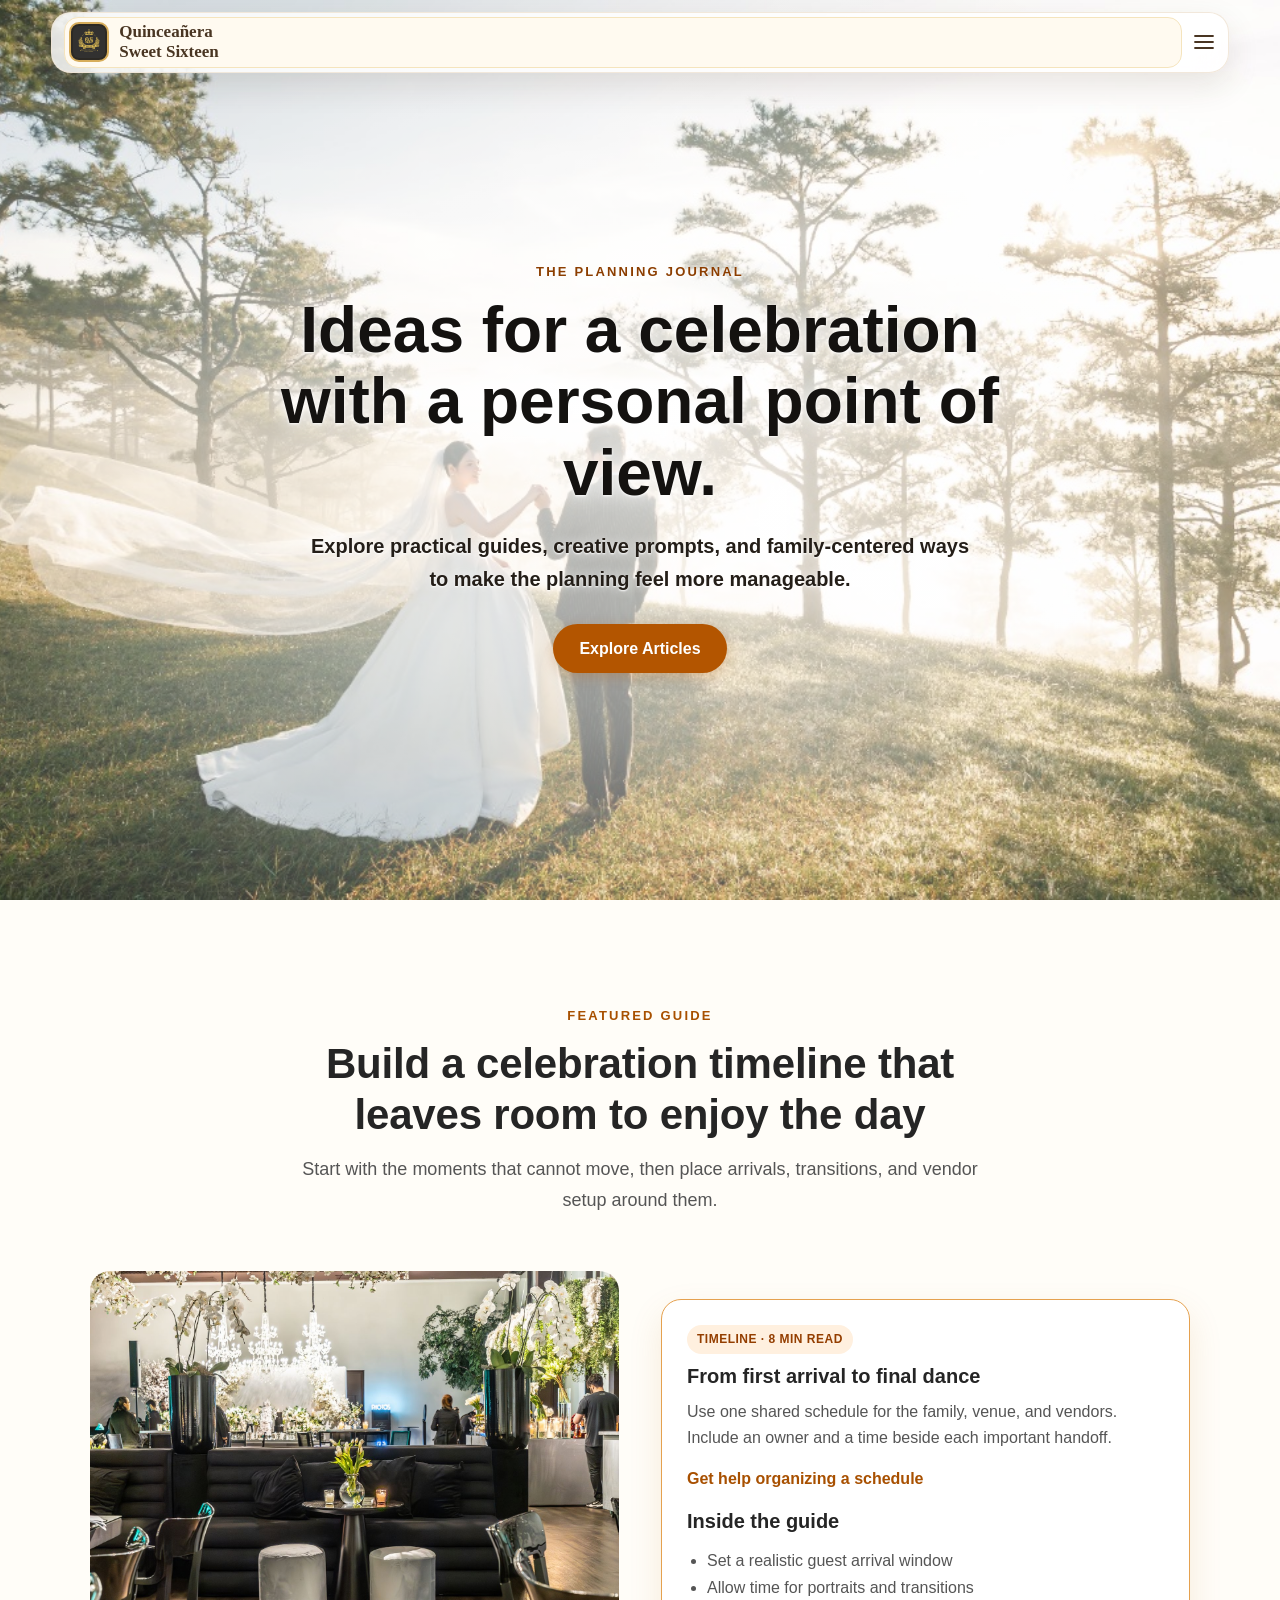
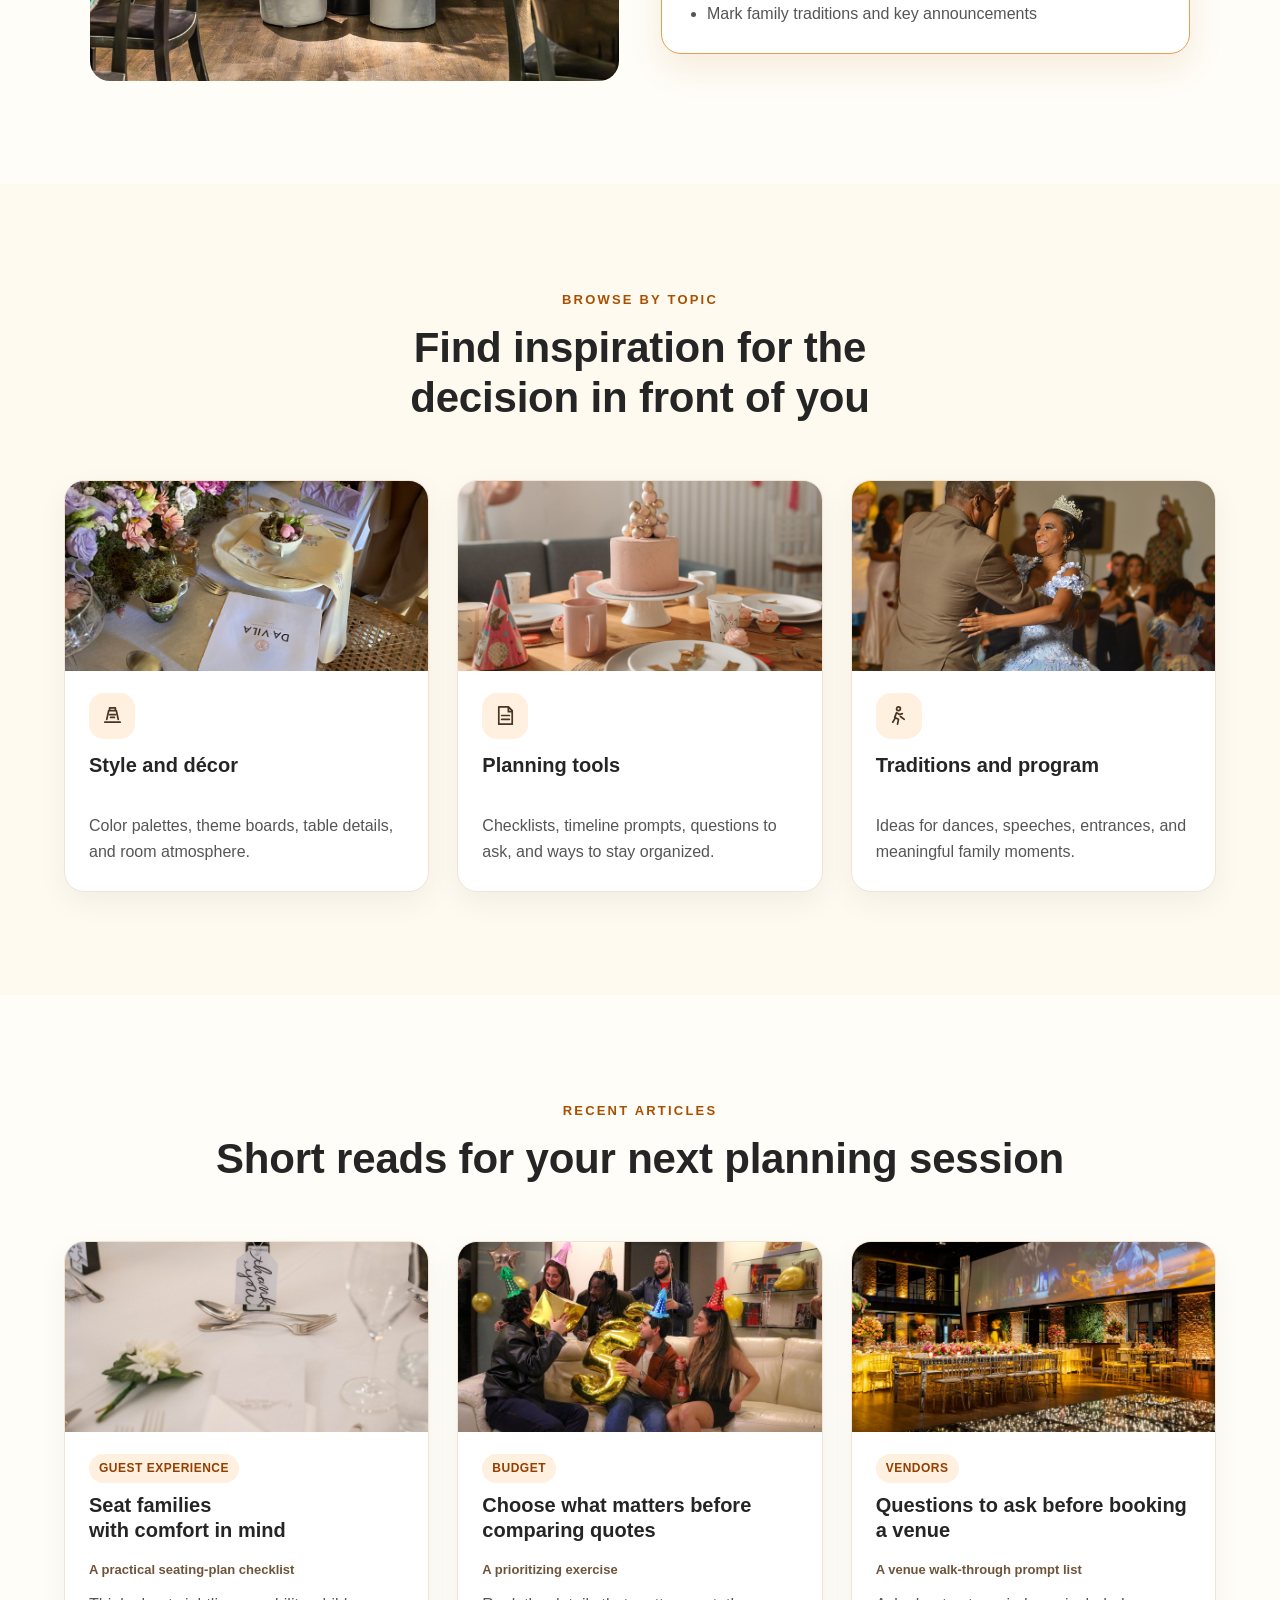
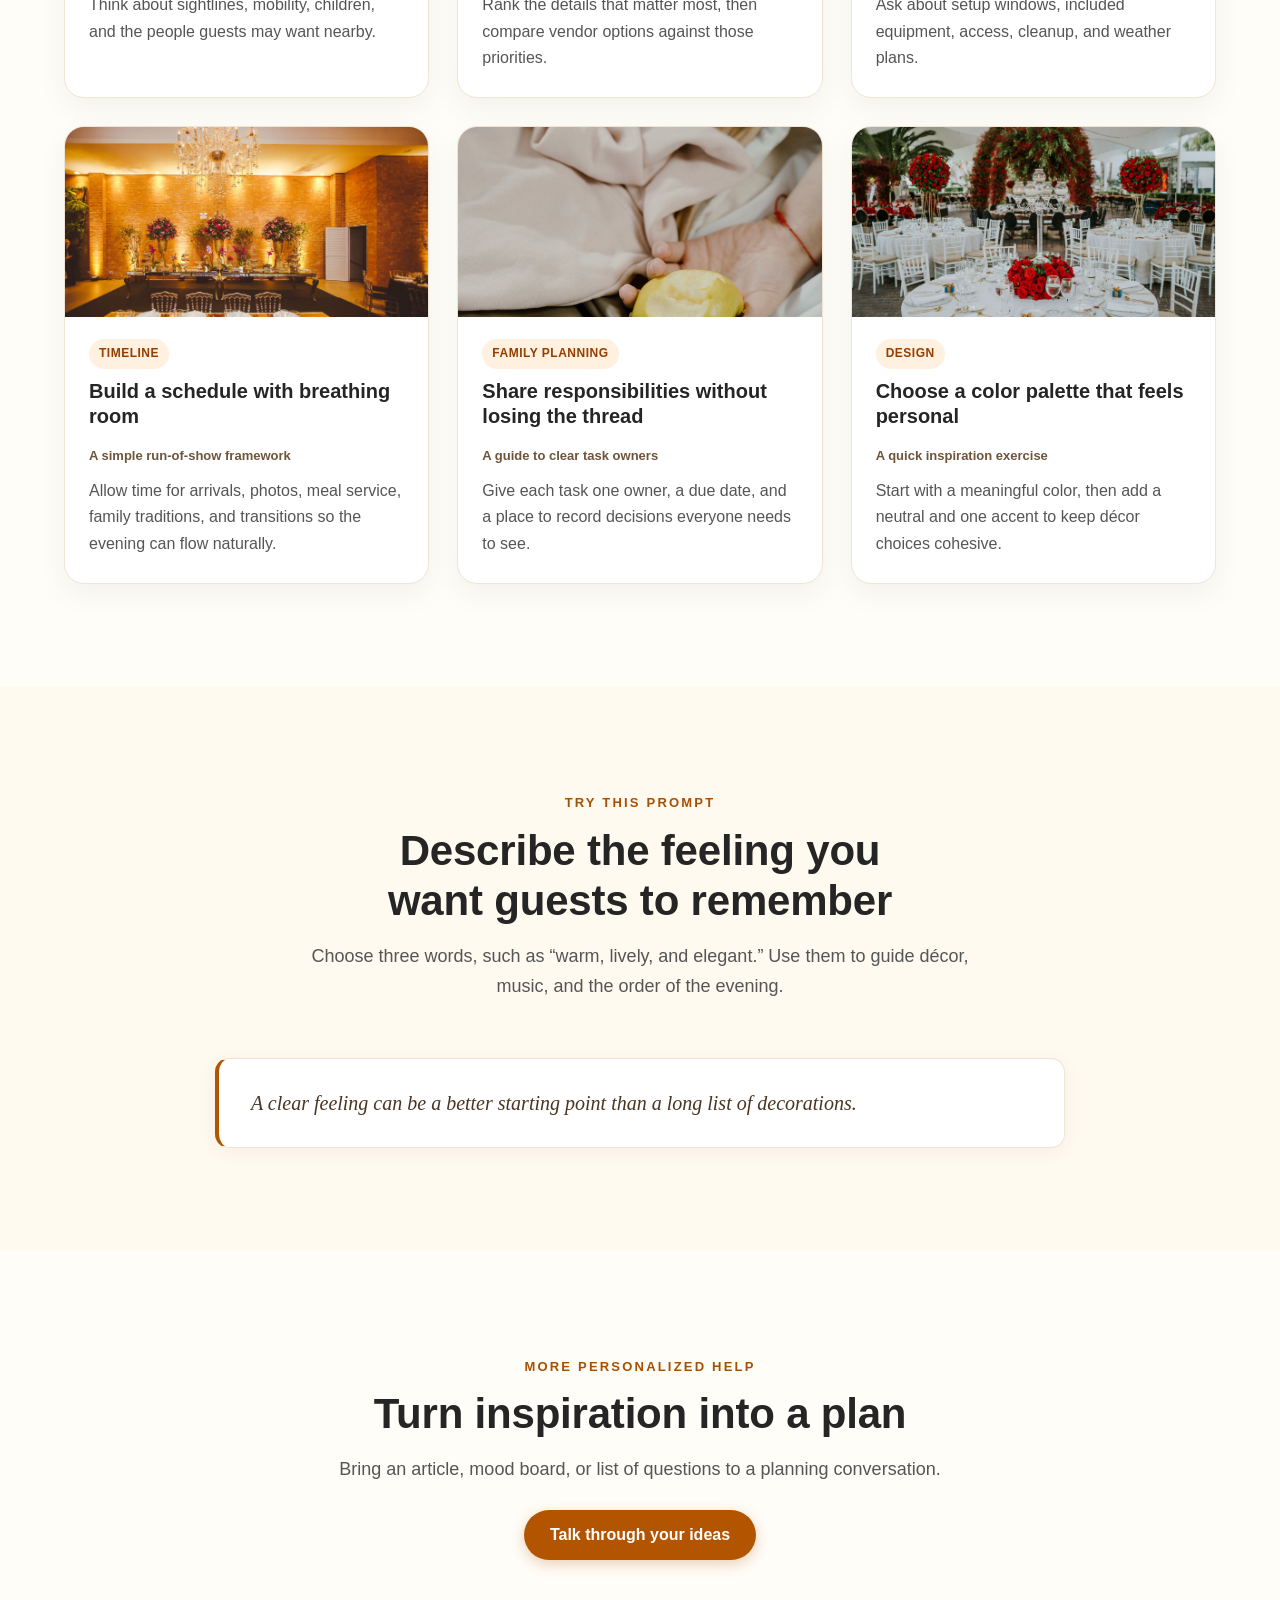
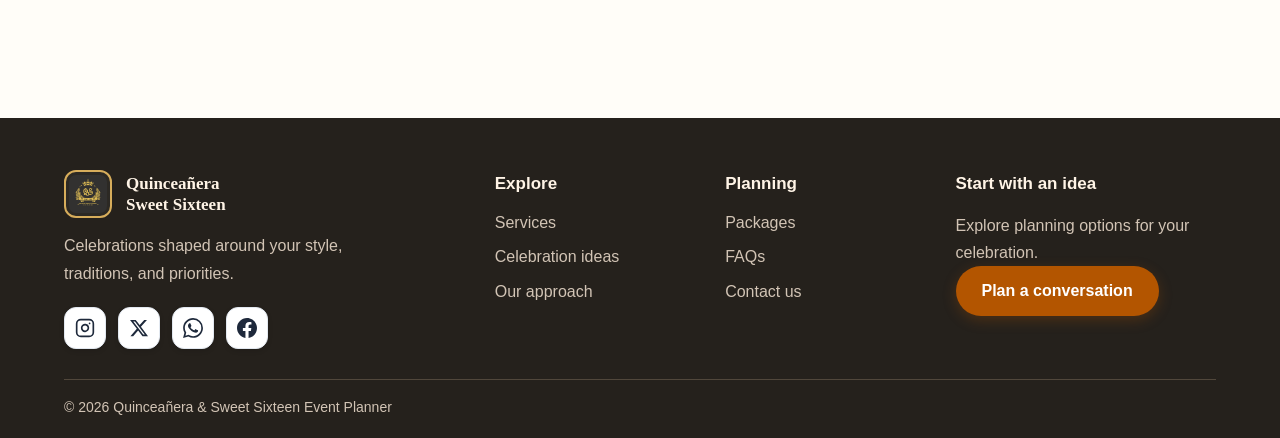
<file: blog.html>
<!DOCTYPE html>
<html lang="en" dir="ltr"><head><meta charset="UTF-8"><meta name="viewport" content="width=device-width, initial-scale=1.0"><title>Planning Journal | Quinceañera &amp; Sweet Sixteen Planner</title>
    <link rel="icon" type="image/x-icon" href="favicon.ico">
    <link rel="shortcut icon" type="image/x-icon" href="favicon.ico">
    <link rel="icon" type="image/png" sizes="32x32" href="favicon-32x32.png">
    <link rel="icon" type="image/png" sizes="16x16" href="favicon-16x16.png">
    <link rel="apple-touch-icon" sizes="180x180" href="images/QS.png">
<link rel="stylesheet" href="css/style.css?v=4.8"><script src="js/site-shell.js?v=4.8" defer></script><script src="js/main.js?v=4.8" defer></script></head>
<body data-page="blog"><div id="siteHeader"></div><main>
    <section class="page-hero has-photo">
            <img class="hero-photo" src="images/hero-blog-editorial-veil.jpg" alt="Celebrants on a misty mountain hilltop surrounded by pine trees with flowing veil caught in the morning breeze">
            <div class="page-hero-content">
                <p class="eyebrow">THE PLANNING JOURNAL</p>
                <h1>Ideas for a celebration with a personal point of view.</h1>
                <p>Explore practical guides, creative prompts, and family-centered ways to make the planning feel more manageable.</p>
                <div class="button-row">
                    <a class="button" href="#featured-articles">Explore Articles</a>
                </div>
            </div>
        </section>
    <section class="section"><div class="section-heading"><p class="eyebrow">FEATURED GUIDE</p><h2>Build a celebration timeline that leaves room to enjoy the day</h2><p>Start with the moments that cannot move, then place arrivals, transitions, and vendor setup around them.</p></div><div class="image-split"><img src="images/pexels-17315446.jpg" alt="Banquet room prepared with event tables and floral details"><article class="card featured-card"><span class="tag">TIMELINE · 8 MIN READ</span><h3>From first arrival to final dance</h3><p>Use one shared schedule for the family, venue, and vendors. Include an owner and a time beside each important handoff.</p><a href="contact.html" class="card-link">Get help organizing a schedule</a><h3 style="margin-top:18px">Inside the guide</h3><ul><li>Set a realistic guest arrival window</li><li>Allow time for portraits and transitions</li><li>Mark family traditions and key announcements</li></ul></article></div></section>
    <section class="section"><div class="section-heading"><p class="eyebrow">BROWSE BY TOPIC</p><h2>Find inspiration for the decision in front of you</h2></div><div class="card-grid"><article class="card photo-card"><img src="images/pexels-17755546.jpg" alt="Curated floral centerpieces, candles, and stylish table décor arranged for celebration inspiration"><div class="photo-card-copy"><span class="feature-icon" aria-hidden="true"><svg viewBox="0 0 24 24"><path d="M4 19h16M6 16l2-9h8l2 9M9 7V4h6v3M9 11h6m-5 3h4"></path></svg></span><h3>Style and décor</h3><p>Color palettes, theme boards, table details, and room atmosphere.</p></div></article><article class="card photo-card"><img src="images/pexels-7180730.jpg" alt="Event planner reviewing celebration checklist, timeline schedule, and notes in a planning organizer"><div class="photo-card-copy"><span class="feature-icon" aria-hidden="true"><svg viewBox="0 0 24 24"><path d="M8 3h7l4 4v14H5V3h3Zm7 0v5h4M8 12h8m-8 4h8"></path></svg></span><h3>Planning tools</h3><p>Checklists, timeline prompts, questions to ask, and ways to stay organized.</p></div></article><article class="card photo-card"><img src="images/cta-father-daughter-dance.jpg" alt="Quinceañera sharing a heartfelt traditional dance with her father"><div class="photo-card-copy"><span class="feature-icon" aria-hidden="true"><svg viewBox="0 0 24 24"><circle cx="12" cy="5" r="2"></circle><path d="m10 9 3 2 3-1m-6-1-2 5 4 2-1 5m3-8 4 3m-9-2-3 5"></path></svg></span><h3>Traditions and program</h3><p>Ideas for dances, speeches, entrances, and meaningful family moments.</p></div></article></div></section>
    <section class="section"><div class="section-heading"><p class="eyebrow">RECENT ARTICLES</p><h2>Short reads for your next planning session</h2></div><div class="card-grid recent-articles-grid"><article class="card photo-card"><img src="images/pexels-4639508.jpg" alt="Banquet room arranged with guest seating, elegant table settings, and warm lighting"><div class="photo-card-copy"><span class="tag">GUEST EXPERIENCE</span><h3>Seat families<br>with comfort in mind</h3><p class="article-meta">A practical seating-plan checklist</p><p>Think about sightlines, mobility, children, and the people guests may want nearby.</p></div></article><article class="card photo-card"><img src="images/pexels-30692852.jpg" alt="Celebrant and friends celebrating a joyful milestone moment"><div class="photo-card-copy"><span class="tag">BUDGET</span><h3>Choose what matters before comparing quotes</h3><p class="article-meta">A prioritizing exercise</p><p>Rank the details that matter most, then compare vendor options against those priorities.</p></div></article><article class="card photo-card"><img src="images/banquet-hall.jpg" alt="Banquet hall prepared for a venue visit"><div class="photo-card-copy"><span class="tag">VENDORS</span><h3>Questions to ask before booking a venue</h3><p class="article-meta">A venue walk-through prompt list</p><p>Ask about setup windows, included equipment, access, cleanup, and weather plans.</p></div></article><article class="card photo-card"><img src="images/pexels-12688993.jpg" alt="Warm reception room arranged for a celebration"><div class="photo-card-copy"><span class="tag">TIMELINE</span><h3>Build a schedule with breathing room</h3><p class="article-meta">A simple run-of-show framework</p><p>Allow time for arrivals, photos, meal service, family traditions, and transitions so the evening can flow naturally.</p></div></article><article class="card photo-card"><img src="images/pexels-8454346.jpg" alt="Planning partners taking notes and coordinating celebration responsibilities together"><div class="photo-card-copy"><span class="tag">FAMILY PLANNING</span><h3>Share responsibilities without losing the thread</h3><p class="article-meta">A guide to clear task owners</p><p>Give each task one owner, a due date, and a place to record decisions everyone needs to see.</p></div></article><article class="card photo-card"><img src="images/rose-table.jpg" alt="Celebration table setting featuring curated color palette and delicate rose floral accents"><div class="photo-card-copy"><span class="tag">DESIGN</span><h3>Choose a color palette that feels personal</h3><p class="article-meta">A quick inspiration exercise</p><p>Start with a meaningful color, then add a neutral and one accent to keep décor choices cohesive.</p></div></article></div></section>
    <section class="section"><div class="section-heading"><p class="eyebrow">TRY THIS PROMPT</p><h2>Describe the feeling you want guests to remember</h2><p>Choose three words, such as “warm, lively, and elegant.” Use them to guide décor, music, and the order of the evening.</p></div><div class="quote">A clear feeling can be a better starting point than a long list of decorations.</div></section>
    <section class="section"><div class="section-heading"><p class="eyebrow">MORE PERSONALIZED HELP</p><h2>Turn inspiration into a plan</h2><p>Bring an article, mood board, or list of questions to a planning conversation.</p><a class="button" href="contact.html">Talk through your ideas</a></div></section>
</main><div id="siteFooter"></div></body></html>
</file>
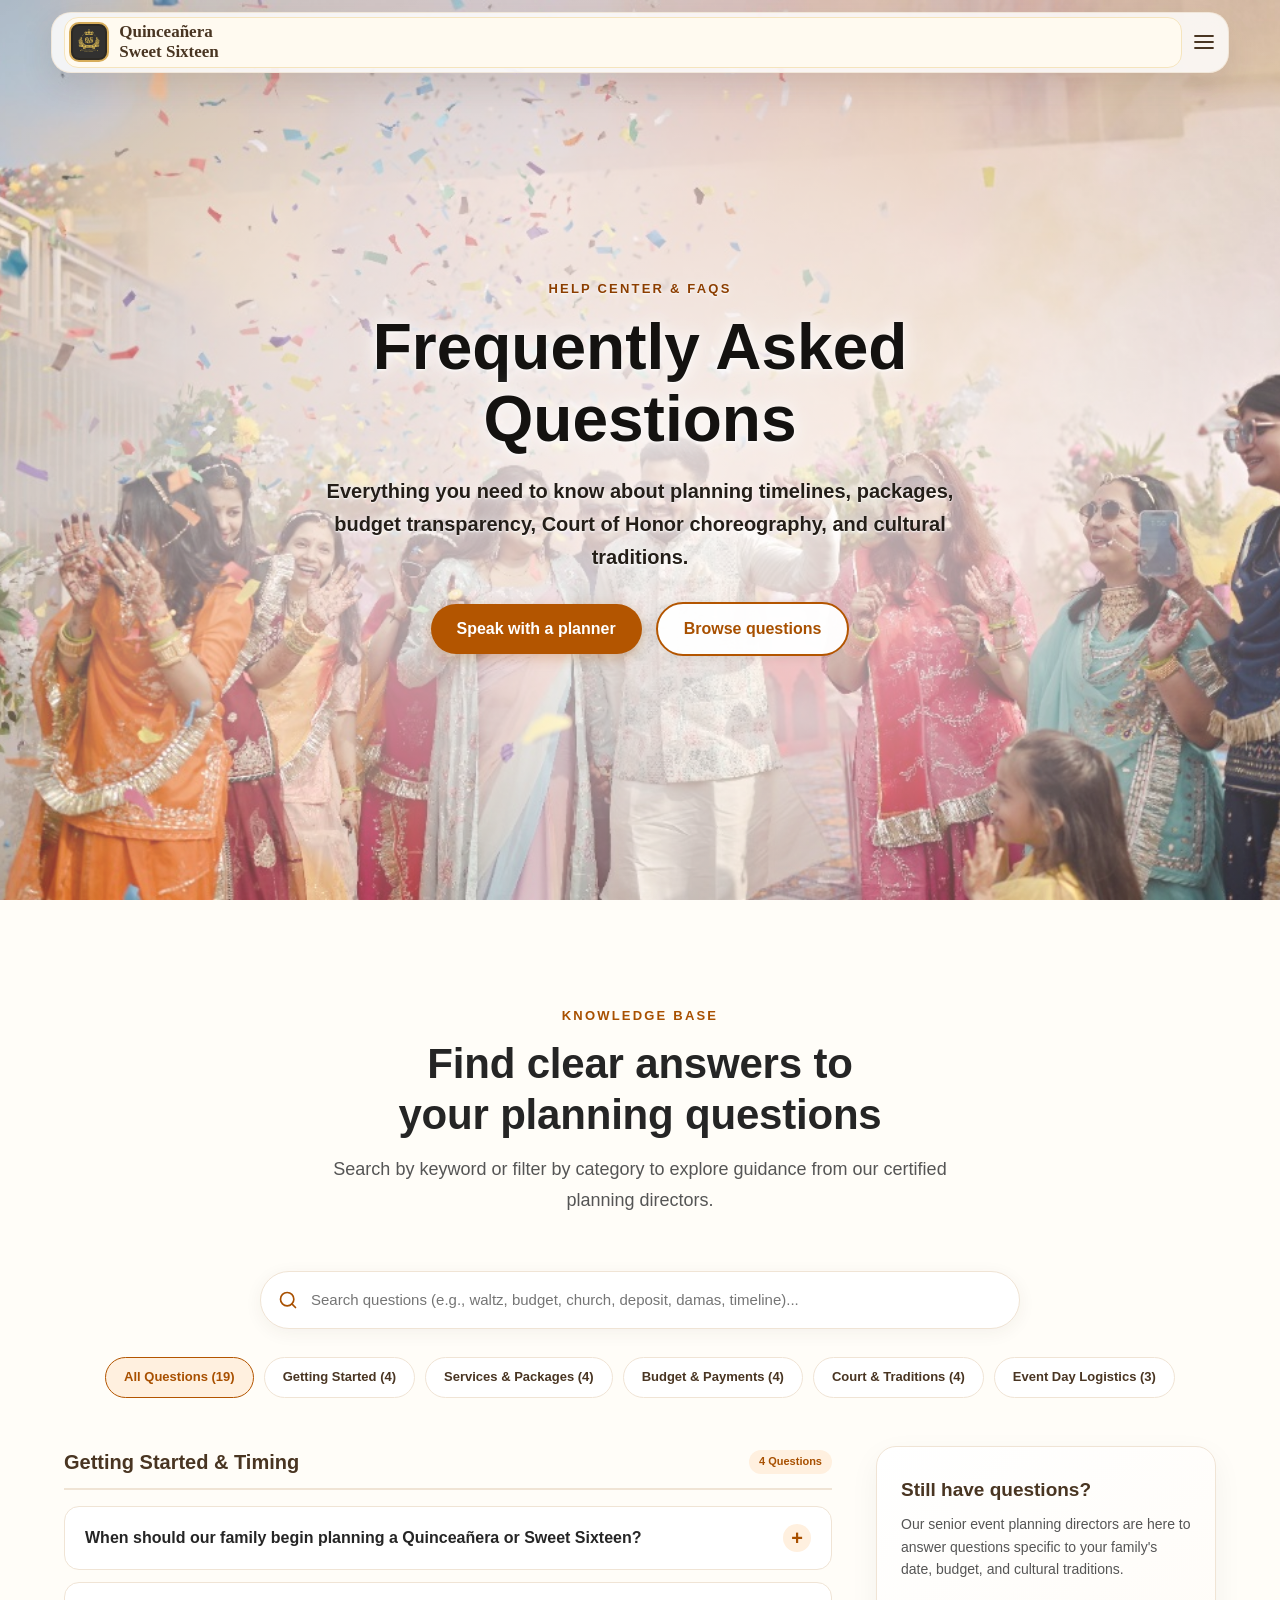
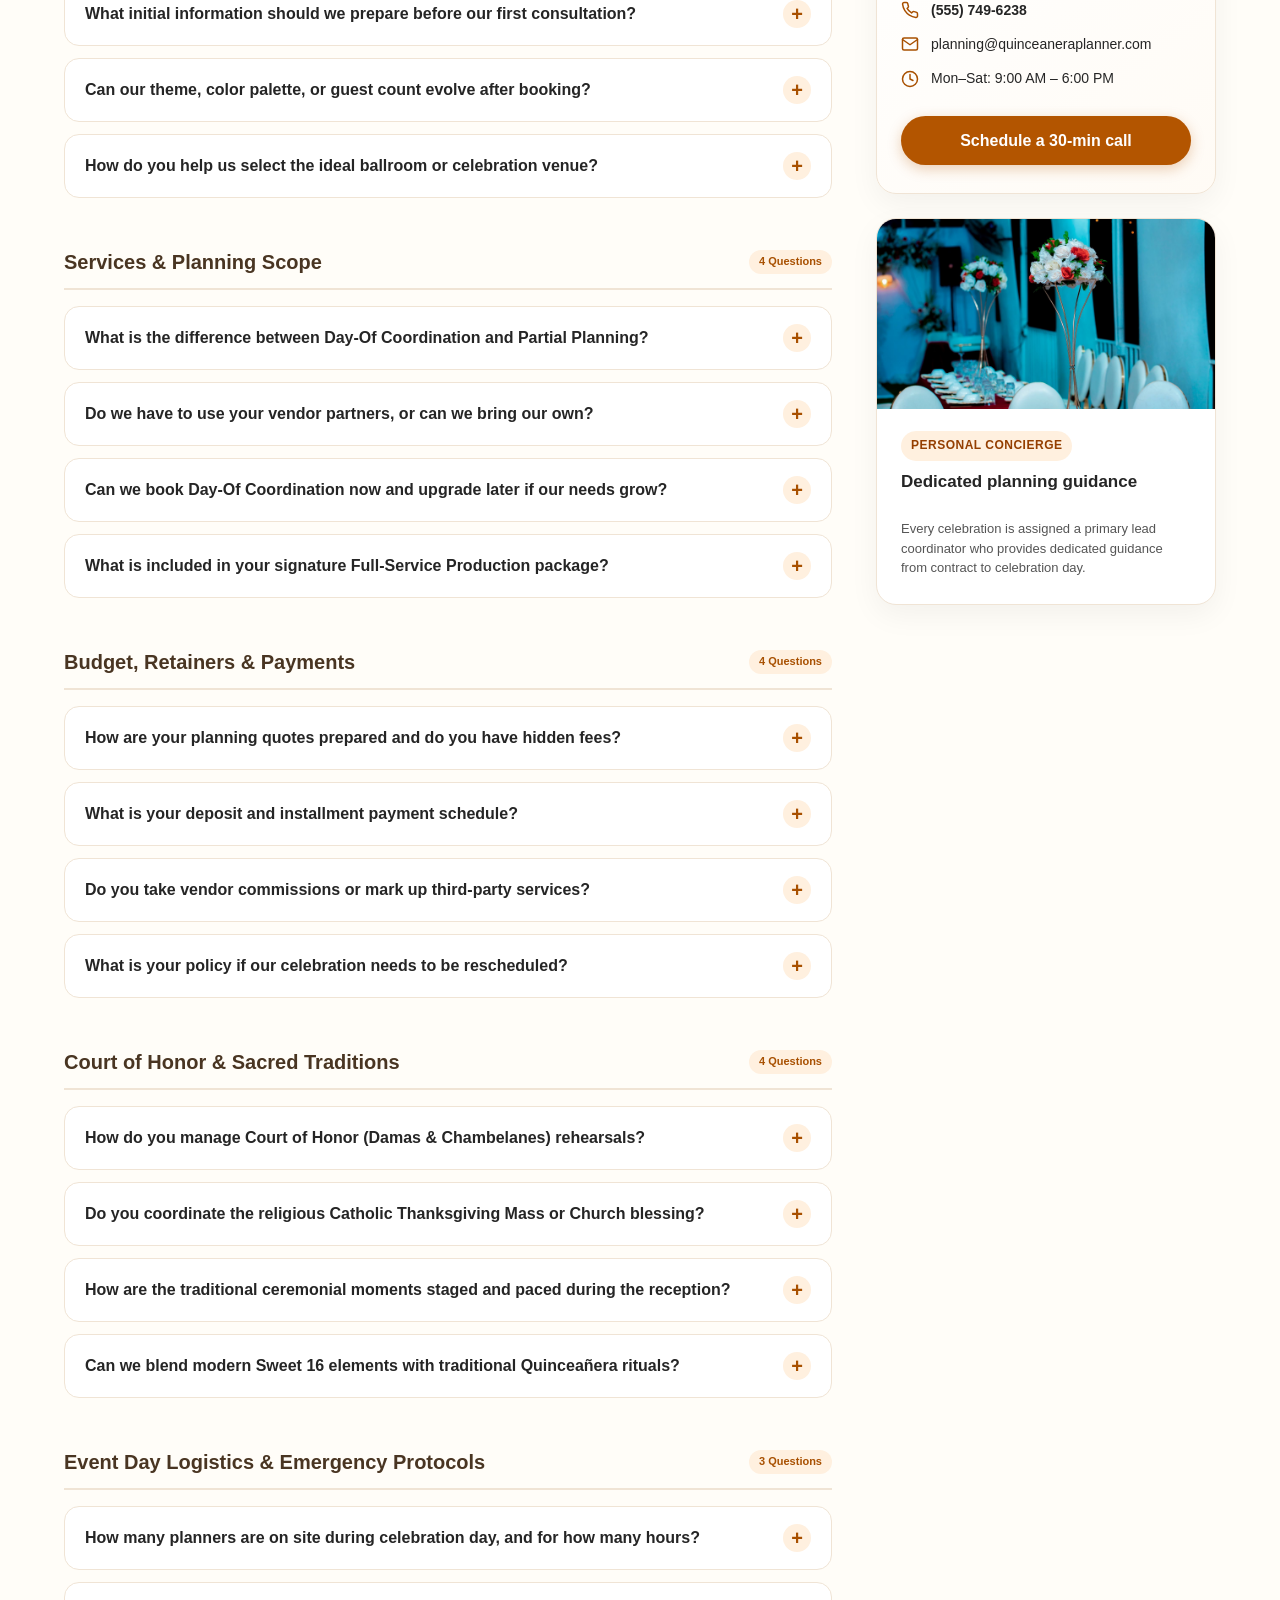
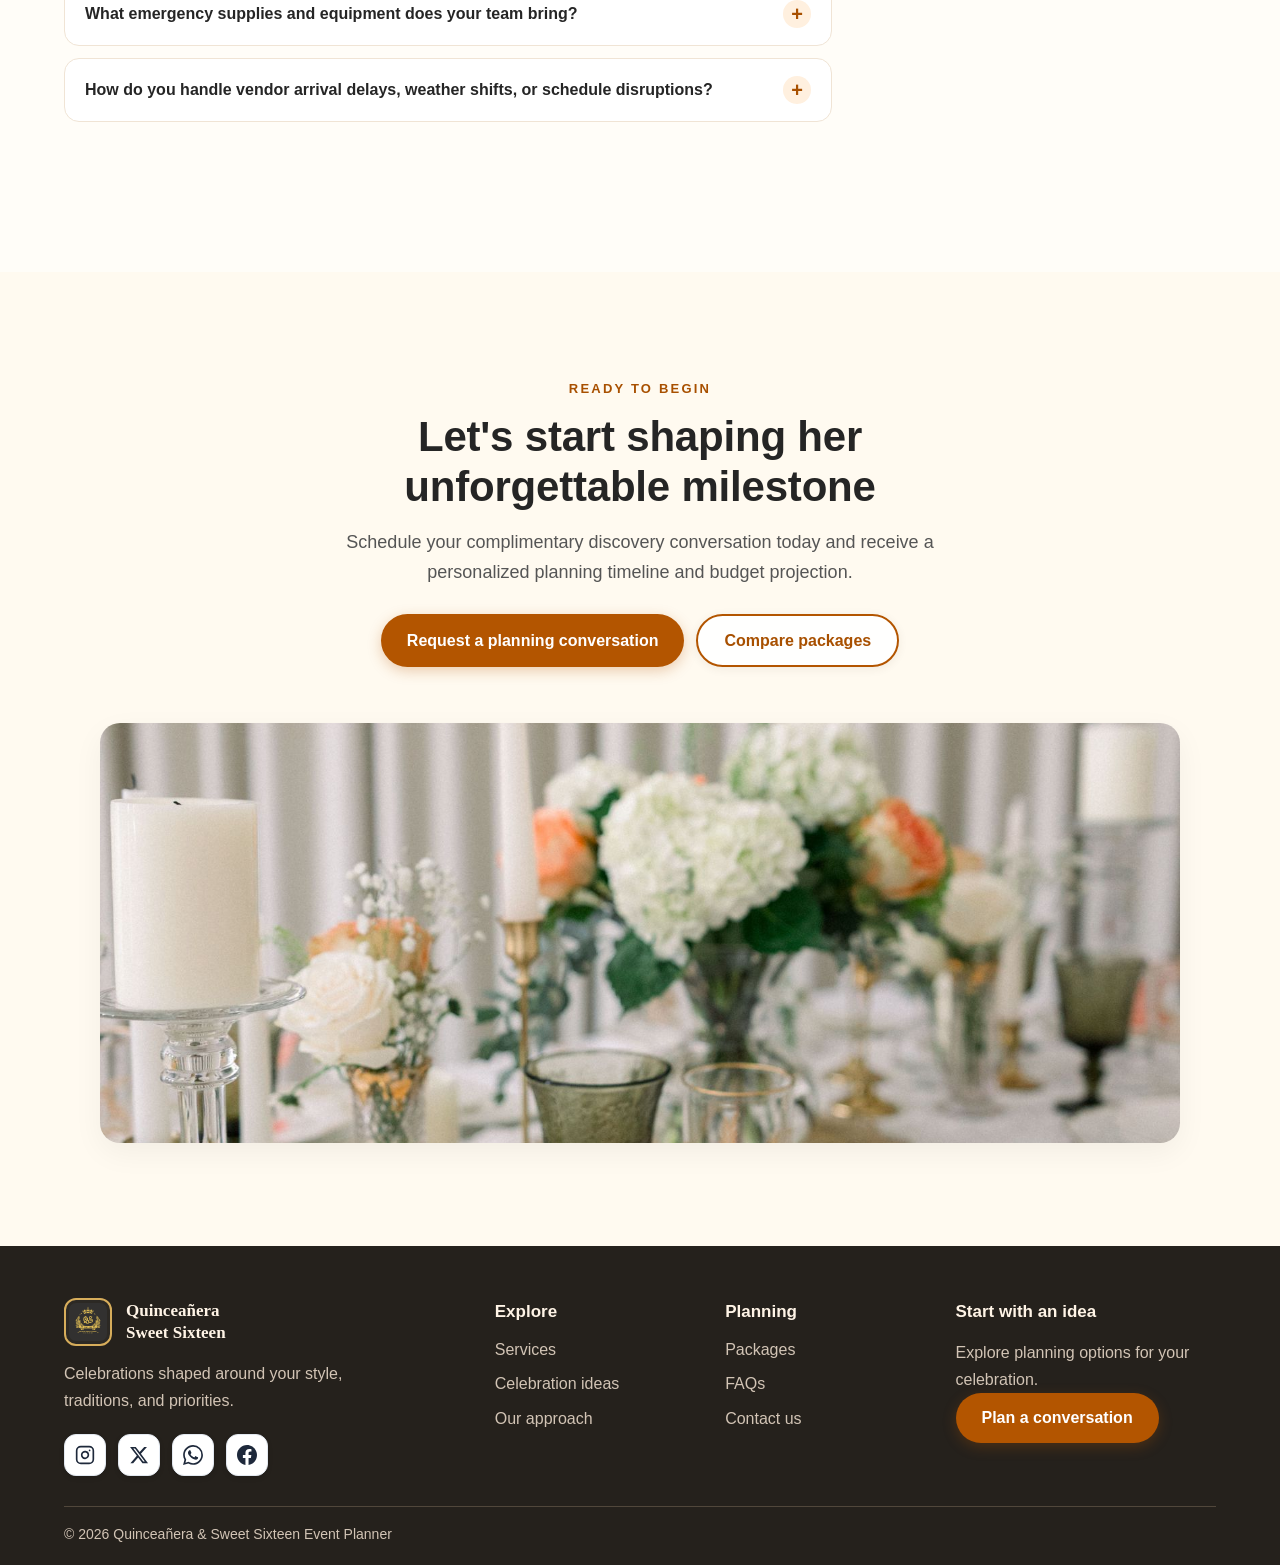
<file: faq.html>
<!DOCTYPE html>
<html lang="en" dir="ltr">
<head>
    <meta charset="UTF-8">
    <meta name="viewport" content="width=device-width, initial-scale=1.0">
    <title>Frequently Asked Questions | Quinceañera &amp; Sweet Sixteen Event Planner</title>
    <link rel="icon" type="image/x-icon" href="favicon.ico">
    <link rel="shortcut icon" type="image/x-icon" href="favicon.ico">
    <link rel="icon" type="image/png" sizes="32x32" href="favicon-32x32.png">
    <link rel="icon" type="image/png" sizes="16x16" href="favicon-16x16.png">
    <link rel="apple-touch-icon" sizes="180x180" href="images/QS.png">
<link rel="stylesheet" href="css/style.css?v=4.8">
    <script src="js/site-shell.js?v=4.8" defer></script>
    <script src="js/main.js?v=4.8" defer></script>
</head>
<body data-page="faq">
    <div id="siteHeader"></div>
    <main>
        <!-- HERO -->
        <section class="page-hero has-photo">
            <img class="hero-photo" src="images/hero-faq-confetti-family.jpg" alt="Joyous milestone celebration with confetti falling over smiling family and friends dressed in vibrant traditional attire">
            <div class="page-hero-content">
                <p class="eyebrow">HELP CENTER &amp; FAQS</p>
                <h1>Frequently Asked Questions</h1>
                <p>Everything you need to know about planning timelines, packages, budget transparency, Court of Honor choreography, and cultural traditions.</p>
                <div class="button-row">
                    <a class="button" href="contact.html">Speak with a planner</a>
                    <a class="button button-outline" href="#faq-search">Browse questions</a>
                </div>
            </div>
        </section>

        <!-- FAQ SEARCH & INTERACTIVE CATEGORY FILTER HUB -->
        <section class="section" id="faq-search">
            <div class="section-heading">
                <p class="eyebrow">KNOWLEDGE BASE</p>
                <h2>Find clear answers to your planning questions</h2>
                <p>Search by keyword or filter by category to explore guidance from our certified planning directors.</p>
            </div>

            <!-- SEARCH BAR -->
            <div class="faq-search-wrap">
                <span class="faq-search-icon" aria-hidden="true">
                    <svg viewBox="0 0 24 24" fill="none" stroke="currentColor" stroke-width="2" stroke-linecap="round" stroke-linejoin="round">
                        <circle cx="11" cy="11" r="8"></circle>
                        <line x1="21" y1="21" x2="16.65" y2="16.65"></line>
                    </svg>
                </span>
                <input type="search" id="faqSearchInput" class="faq-search-input" placeholder="Search questions (e.g., waltz, budget, church, deposit, damas, timeline)..." aria-label="Search frequently asked questions">
            </div>

            <!-- CATEGORY FILTER PILLS -->
            <div class="faq-pills" role="toolbar" aria-label="FAQ Category Filters">
                <button class="faq-pill active" data-faq-category="all" aria-pressed="true">All Questions (19)</button>
                <button class="faq-pill" data-faq-category="getting-started" aria-pressed="false">Getting Started (4)</button>
                <button class="faq-pill" data-faq-category="services" aria-pressed="false">Services &amp; Packages (4)</button>
                <button class="faq-pill" data-faq-category="budget" aria-pressed="false">Budget &amp; Payments (4)</button>
                <button class="faq-pill" data-faq-category="traditions" aria-pressed="false">Court &amp; Traditions (4)</button>
                <button class="faq-pill" data-faq-category="logistics" aria-pressed="false">Event Day Logistics (3)</button>
            </div>

            <!-- MAIN FAQ 2-COLUMN LAYOUT -->
            <div class="faq-layout">
                <!-- LEFT COLUMN: ACCORDION GROUPS -->
                <div class="faq-main">
                    <!-- CATEGORY 1: GETTING STARTED -->
                    <div class="faq-group" data-faq-group="getting-started">
                        <div class="faq-group-heading">
                            <h3>Getting Started &amp; Timing</h3>
                            <span class="faq-badge">4 Questions</span>
                        </div>
                        <div class="faq-list">
                            <details class="faq-item" data-category="getting-started">
                                <summary><span>When should our family begin planning a Quinceañera or Sweet Sixteen?</span></summary>
                                <div class="faq-answer">We recommend beginning your planning journey 10 to 14 months before your celebration date. Premier reception ballrooms, cathedral churches, and top-tier cinematic photographers book out a full year in advance, particularly for peak spring and autumn Saturdays. However, if your timeline is shorter (4 to 6 months), our team specializes in accelerated timelines and can rapidly secure verified venues and vendor partners.</div>
                            </details>
                            <details class="faq-item" data-category="getting-started">
                                <summary><span>What initial information should we prepare before our first consultation?</span></summary>
                                <div class="faq-answer">To make the most of your complimentary 30-minute consultation, it is helpful to have: an approximate date or season, an estimated guest count range (e.g., 150–200 guests), a general overall budget range, and any sacred family traditions you wish to preserve (such as a Catholic Mass, Changing of the Shoes, or Court of Honor waltz). No contracts or final decisions are needed—we help you shape the rest.</div>
                            </details>
                            <details class="faq-item" data-category="getting-started">
                                <summary><span>Can our theme, color palette, or guest count evolve after booking?</span></summary>
                                <div class="faq-answer">Absolutely. We encourage families to let the vision evolve naturally. Early decisions focus on locking your date and venue. Deep aesthetic work—such as finalizing fabric swatches, floral centerpiece mockups, and invitation design—takes place between 6 and 8 months out. Final guest counts are confirmed 21 to 30 days before event day.</div>
                            </details>
                            <details class="faq-item" data-category="getting-started">
                                <summary><span>How do you help us select the ideal ballroom or celebration venue?</span></summary>
                                <div class="faq-answer">We curate a customized shortlist of vetted ballrooms, historical estates, and modern glasshouses based on your guest capacity, acoustic needs, and curfew requirements. Your lead planner attends venue tours with you, reviews rental contracts for hidden fees (such as kitchen buyouts, security mandates, and service charges), and negotiates date-hold terms on your behalf.</div>
                            </details>
                        </div>
                    </div>

                    <!-- CATEGORY 2: SERVICES & PACKAGES -->
                    <div class="faq-group" data-faq-group="services">
                        <div class="faq-group-heading">
                            <h3>Services &amp; Planning Scope</h3>
                            <span class="faq-badge">4 Questions</span>
                        </div>
                        <div class="faq-list">
                            <details class="faq-item" data-category="services">
                                <summary><span>What is the difference between Day-Of Coordination and Partial Planning?</span></summary>
                                <div class="faq-answer">Day-Of Coordination begins 8 weeks before your celebration; our team steps in to audit existing vendor contracts, construct the master minute-by-minute timeline, direct Court rehearsals, and manage event-day flow. Partial Planning is an active 6-month partnership designed for families who booked their venue but want professional direction on theme design, remaining vendor vetting, and budget tracking.</div>
                            </details>
                            <details class="faq-item" data-category="services">
                                <summary><span>Do we have to use your vendor partners, or can we bring our own?</span></summary>
                                <div class="faq-answer">You have complete freedom of choice. We maintain a curated network of elite bilingual MCs, florists, photographers, and caterers who meet our standards for reliability and insurance compliance. If you already have family friends or preferred vendors, we gladly collaborate with them and verify their day-of logistics, power requirements, and arrival timelines.</div>
                            </details>
                            <details class="faq-item" data-category="services">
                                <summary><span>Can we book Day-Of Coordination now and upgrade later if our needs grow?</span></summary>
                                <div class="faq-answer">Yes! Many families secure our Day-Of Coordination package early to lock their calendar date, and later decide they would love our creative direction for ballroom drapery, floral scenography, or court coaching. 100% of your initial deposit transfers directly toward Partial or Full-Service planning at any time.</div>
                            </details>
                            <details class="faq-item" data-category="services">
                                <summary><span>What is included in your signature Full-Service Production package?</span></summary>
                                <div class="faq-answer">Full-Service Production is our comprehensive, white-glove concierge experience covering 10 to 14 months. It includes full budget modeling, venue scouting, custom 3D spatial renderings, unlimited planning sessions, up to 4 court rehearsals with professional dance coaching, church Mass direction, rehearsal dinner supervision, and 14 hours of on-site coordination with a 4-person production team.</div>
                            </details>
                        </div>
                    </div>

                    <!-- CATEGORY 3: BUDGET & PAYMENTS -->
                    <div class="faq-group" data-faq-group="budget">
                        <div class="faq-group-heading">
                            <h3>Budget, Retainers &amp; Payments</h3>
                            <span class="faq-badge">4 Questions</span>
                        </div>
                        <div class="faq-list">
                            <details class="faq-item" data-category="budget">
                                <summary><span>How are your planning quotes prepared and do you have hidden fees?</span></summary>
                                <div class="faq-answer">We believe in 100% price transparency. Our quotes are flat, written proposals based on your guest count, event location, and chosen level of service. There are never hidden service charges, travel surcharges within our service zone, or administrative fees. Everything agreed upon is itemized line-by-line before contract signing.</div>
                            </details>
                            <details class="faq-item" data-category="budget">
                                <summary><span>What is your deposit and installment payment schedule?</span></summary>
                                <div class="faq-answer">We offer a predictable, zero-interest 4-stage payment plan: a 25% date-lock retainer upon contract signing, 25% at the mid-planning checkpoint, 25% at 60 days before the celebration, and the final 25% due 7 days prior to event day. Payments are managed digitally with instant receipts in your personal client dashboard.</div>
                            </details>
                            <details class="faq-item" data-category="budget">
                                <summary><span>Do you take vendor commissions or mark up third-party services?</span></summary>
                                <div class="faq-answer">Never. We operate on a strict fiduciary model. Any trade discounts, bulk flower pricing, or negotiated ballroom rates pass directly to your family. You pay vendor partners directly according to their contracts, ensuring complete financial integrity and zero markups.</div>
                            </details>
                            <details class="faq-item" data-category="budget">
                                <summary><span>What is your policy if our celebration needs to be rescheduled?</span></summary>
                                <div class="faq-answer">Family milestones are sacred, and unforeseen life events happen. If illness, venue emergency, or personal circumstances require moving your celebration date, 100% of your paid retainer transfers to any open date within 12 months with zero rescheduling penalties or transfer fees.</div>
                            </details>
                        </div>
                    </div>

                    <!-- CATEGORY 4: COURT & TRADITIONS -->
                    <div class="faq-group" data-faq-group="traditions">
                        <div class="faq-group-heading">
                            <h3>Court of Honor &amp; Sacred Traditions</h3>
                            <span class="faq-badge">4 Questions</span>
                        </div>
                        <div class="faq-list">
                            <details class="faq-item" data-category="traditions">
                                <summary><span>How do you manage Court of Honor (Damas &amp; Chambelanes) rehearsals?</span></summary>
                                <div class="faq-answer">Managing 10 to 20 teenagers can feel overwhelming for parents. Our certified choreographers coordinate structured rehearsals, teach the classic waltz (Vals), choreograph high-energy surprise dances (Baile Sorpresa), and coach formal bows and presentation walks. We distribute rehearsal schedules directly to the youth and parents so rehearsals are efficient and fun.</div>
                            </details>
                            <details class="faq-item" data-category="traditions">
                                <summary><span>Do you coordinate the religious Catholic Thanksgiving Mass or Church blessing?</span></summary>
                                <div class="faq-answer">Yes. We coordinate directly with the church office or priest, review altar protocols, coordinate processional order with padrinos and the court, place floral altar tributes, and ensure music musicians are cued at the exact right moment before transitioning smoothly to the ballroom.</div>
                            </details>
                            <details class="faq-item" data-category="traditions">
                                <summary><span>How are the traditional ceremonial moments staged and paced during the reception?</span></summary>
                                <div class="faq-answer">We stage the Changing of the Shoes (El Cambio de Zapatos), presentation of the Last Doll (La Última Muñeca), Tiara Coronation, and Father-Daughter Waltz at peak emotional moments in the evening. Our team prepares the ceremonial items in advance, tests microphones, cues the videographer, and ensures the guest of honor feels poised and radiant.</div>
                            </details>
                            <details class="faq-item" data-category="traditions">
                                <summary><span>Can we blend modern Sweet 16 elements with traditional Quinceañera rituals?</span></summary>
                                <div class="faq-answer">Yes! We specialize in modern hybrid celebrations that honor Mexican, Colombian, Puerto Rican, Cuban, and Latin American heritage while embracing metropolitan Sweet 16 aesthetics—such as pairing a traditional Catholic blessing with a candlelighting ceremony, custom mocktail bar, and LED robot dance hour.</div>
                            </details>
                        </div>
                    </div>

                    <!-- CATEGORY 5: EVENT DAY LOGISTICS -->
                    <div class="faq-group" data-faq-group="logistics">
                        <div class="faq-group-heading">
                            <h3>Event Day Logistics &amp; Emergency Protocols</h3>
                            <span class="faq-badge">3 Questions</span>
                        </div>
                        <div class="faq-list">
                            <details class="faq-item" data-category="logistics">
                                <summary><span>How many planners are on site during celebration day, and for how many hours?</span></summary>
                                <div class="faq-answer">Our minimum staffing is a 2-person team (Lead Planner + Operations Assistant) for 10 continuous hours on Day-Of packages, a 3-person team for 12 hours on Partial Planning, and a 4-person team (Senior Director + 3 Coordinators) for 14 hours on Full-Service Production. We remain on site from morning load-in until final breakdown.</div>
                            </details>
                            <details class="faq-item" data-category="logistics">
                                <summary><span>What emergency supplies and equipment does your team bring?</span></summary>
                                <div class="faq-answer">Every team brings our comprehensive Emergency Production Kit: heavy-duty garment steamers, emergency bridal/quince sewing kits, specialized stain removers, safety pins, hem tape, hair touch-up pins, first aid kits, backup phone chargers, audio adapter cables, and floral hydration sprays.</div>
                            </details>
                            <details class="faq-item" data-category="logistics">
                                <summary><span>How do you handle vendor arrival delays, weather shifts, or schedule disruptions?</span></summary>
                                <div class="faq-answer">Our lead planner is the designated sole point of contact for all vendors on celebration day. If a florist is delayed in traffic or outdoor weather forces a patio cocktail hour indoors, we execute pre-planned contingency protocols immediately without troubling the celebrant or parents.</div>
                            </details>
                        </div>
                    </div>

                    <!-- EMPTY SEARCH STATE -->
                    <div id="faqEmptyState" class="faq-empty-state" hidden>
                        <h3>No matching questions found</h3>
                        <p style="margin-top:8px; margin-bottom:18px;">Try searching for another keyword such as "budget", "waltz", "church", "shoes", or "deposit".</p>
                        <a class="button" href="contact.html">Ask our team directly</a>
                    </div>
                </div>

                <!-- RIGHT COLUMN: STICKY CONCIERGE SIDEBAR -->
                <aside class="faq-sidebar">
                    <div class="faq-concierge-card">
                        <h3>Still have questions?</h3>
                        <p>Our senior event planning directors are here to answer questions specific to your family's date, budget, and cultural traditions.</p>
                        
                        <div class="faq-contact-item">
                            <svg viewBox="0 0 24 24" fill="none" stroke="currentColor" stroke-width="2" stroke-linecap="round" stroke-linejoin="round" aria-hidden="true">
                                <path d="M22 16.92v3a2 2 0 0 1-2.18 2 19.79 19.79 0 0 1-8.63-3.07 19.5 19.5 0 0 1-6-6 19.79 19.79 0 0 1-3.07-8.67A2 2 0 0 1 4.11 2h3a2 2 0 0 1 2 1.72 12.84 12.84 0 0 0 .7 2.81 2 2 0 0 1-.45 2.11L8.09 9.91a16 16 0 0 0 6 6l1.27-1.27a2 2 0 0 1 2.11-.45 12.84 12.84 0 0 0 2.81.7A2 2 0 0 1 22 16.92z"></path>
                            </svg>
                            <strong>(555) 749-6238</strong>
                        </div>
                        
                        <div class="faq-contact-item">
                            <svg viewBox="0 0 24 24" fill="none" stroke="currentColor" stroke-width="2" stroke-linecap="round" stroke-linejoin="round" aria-hidden="true">
                                <path d="M4 4h16c1.1 0 2 .9 2 2v12c0 1.1-.9 2-2 2H4c-1.1 0-2-.9-2-2V6c0-1.1.9-2 2-2z"></path>
                                <polyline points="22,6 12,13 2,6"></polyline>
                            </svg>
                            <span>planning@quinceaneraplanner.com</span>
                        </div>

                        <div class="faq-contact-item">
                            <svg viewBox="0 0 24 24" fill="none" stroke="currentColor" stroke-width="2" stroke-linecap="round" stroke-linejoin="round" aria-hidden="true">
                                <circle cx="12" cy="12" r="10"></circle>
                                <polyline points="12 6 12 12 16 14"></polyline>
                            </svg>
                            <span>Mon–Sat: 9:00 AM – 6:00 PM</span>
                        </div>

                        <a class="button" href="contact.html" style="width:100%; margin-top:14px; text-align:center;">Schedule a 30-min call</a>
                    </div>

                    <article class="card photo-card">
                        <img src="images/pexels-37302293.jpg" alt="Event planning team reviewing timeline and decor arrangements">
                        <div class="photo-card-copy">
                            <span class="tag">PERSONAL CONCIERGE</span>
                            <h3 style="font-size:17px; margin-bottom:6px;">Dedicated planning guidance</h3>
                            <p style="font-size:13px; line-height:1.5;">Every celebration is assigned a primary lead coordinator who provides dedicated guidance from contract to celebration day.</p>
                        </div>
                    </article>
                </aside>
            </div>
        </section>

        <!-- CALL TO ACTION BANNER -->
        <section class="section">
            <div class="section-heading">
                <p class="eyebrow">READY TO BEGIN</p>
                <h2>Let's start shaping her unforgettable milestone</h2>
                <p>Schedule your complimentary discovery conversation today and receive a personalized planning timeline and budget projection.</p>
                <div class="button-row">
                    <a class="button" href="contact.html">Request a planning conversation</a>
                    <a class="button button-outline" href="pricing.html">Compare packages</a>
                </div>
            </div>
            <img class="section-image" src="images/pexels-37423116.jpg" alt="Reception ballroom elegantly styled for an evening celebration">
        </section>
    </main>
    <div id="siteFooter"></div>
</body>
</html>
</file>
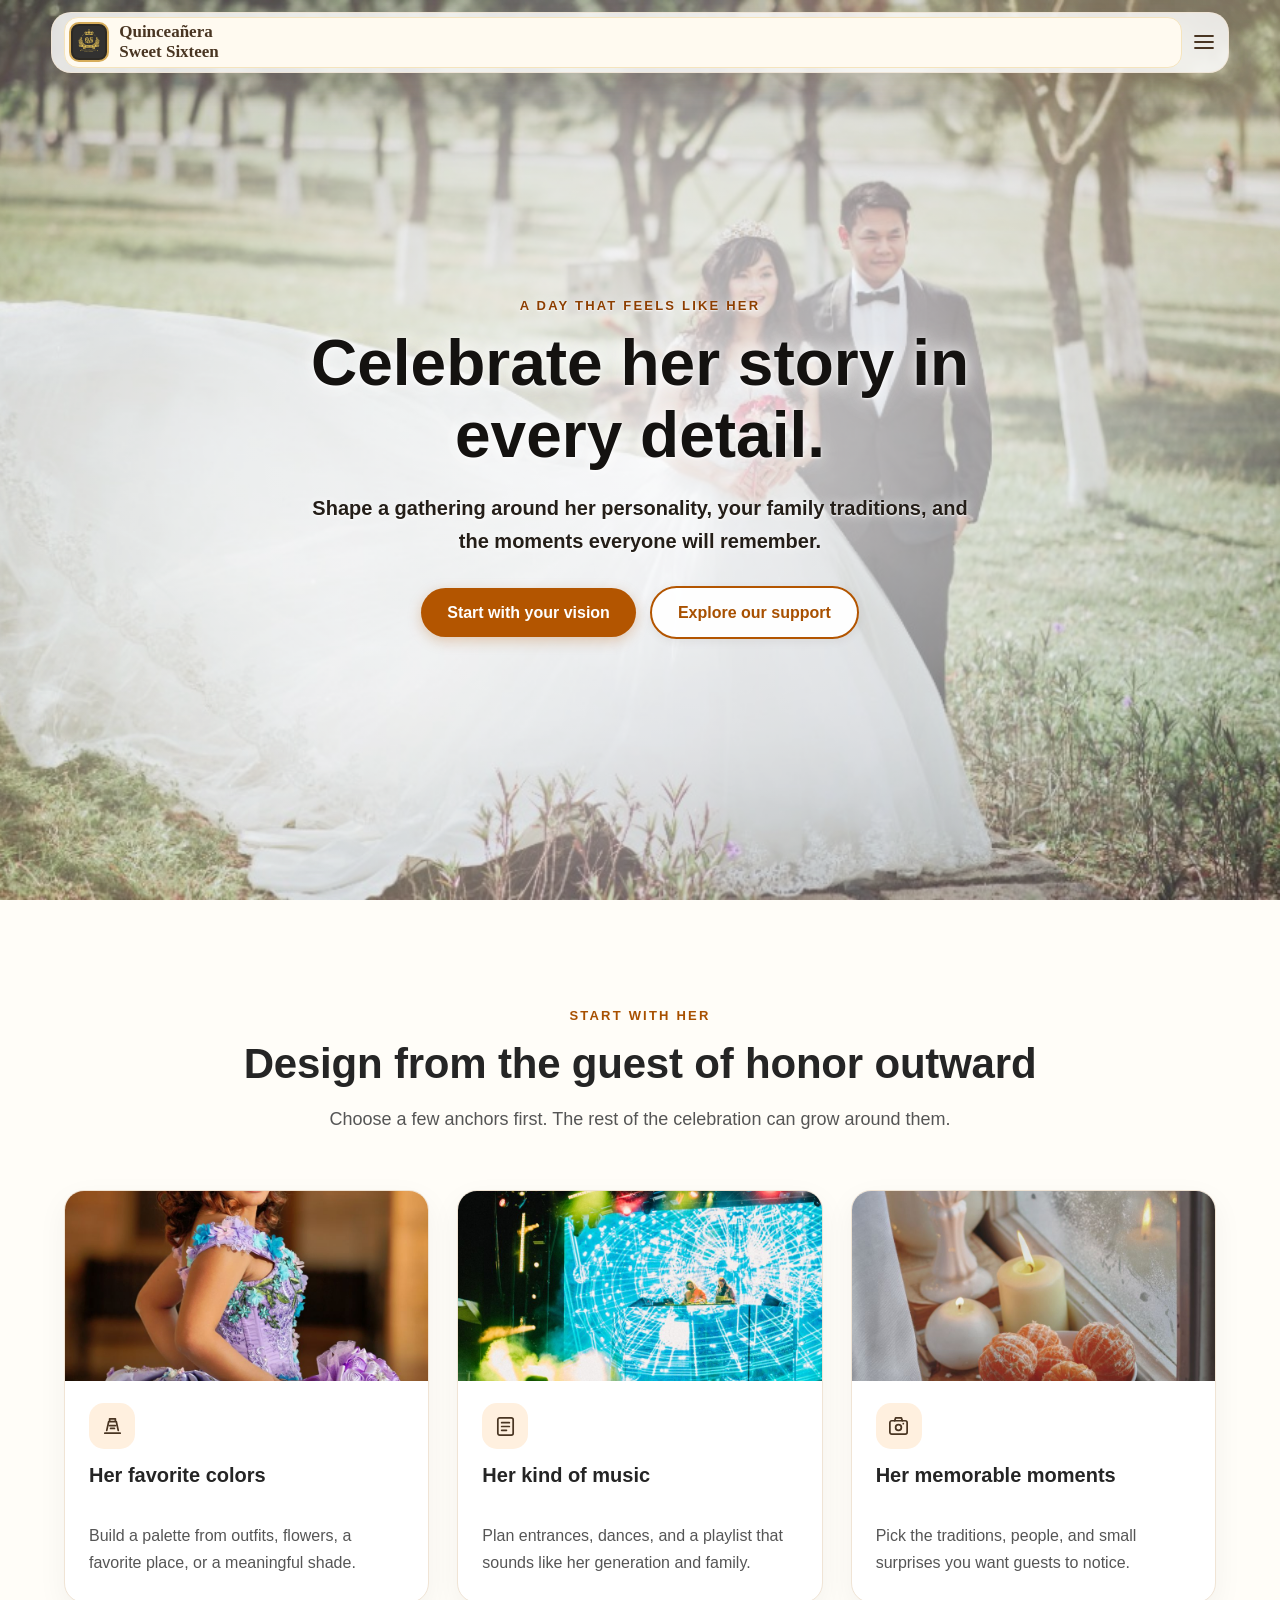
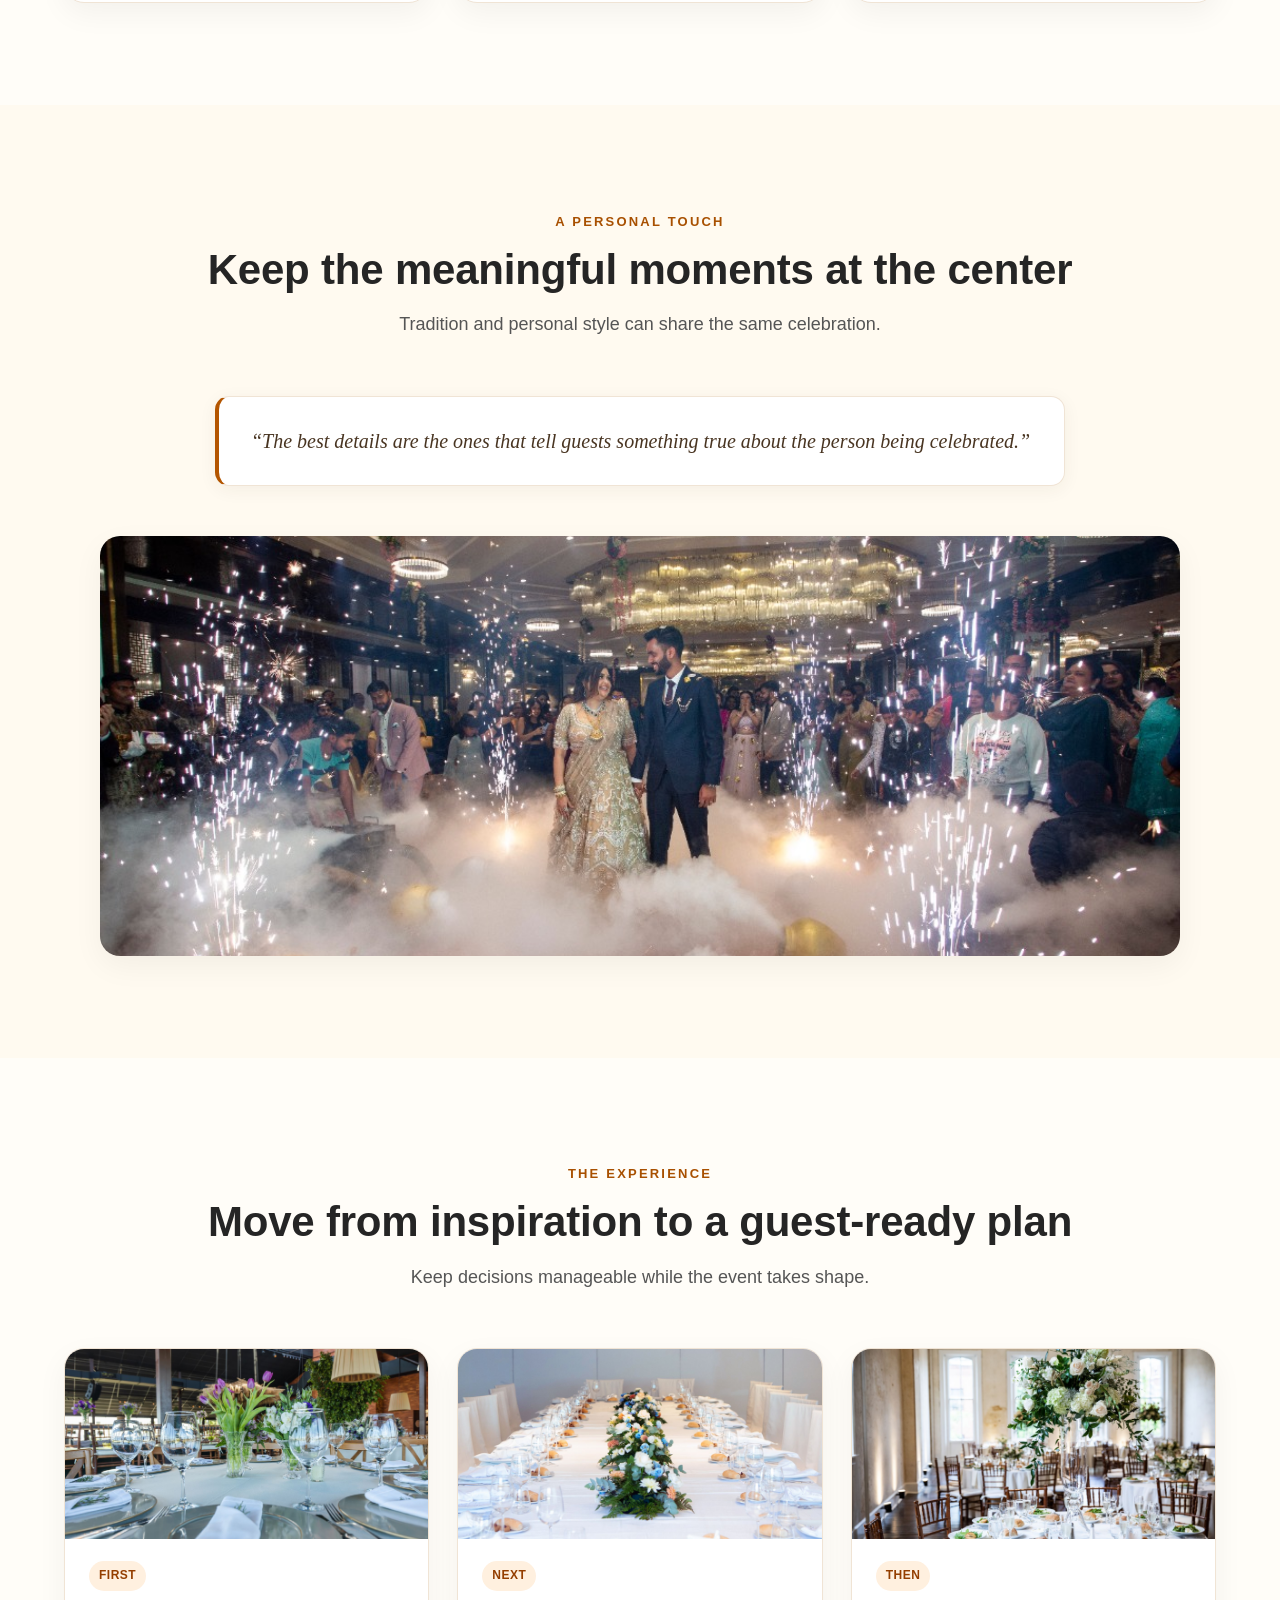
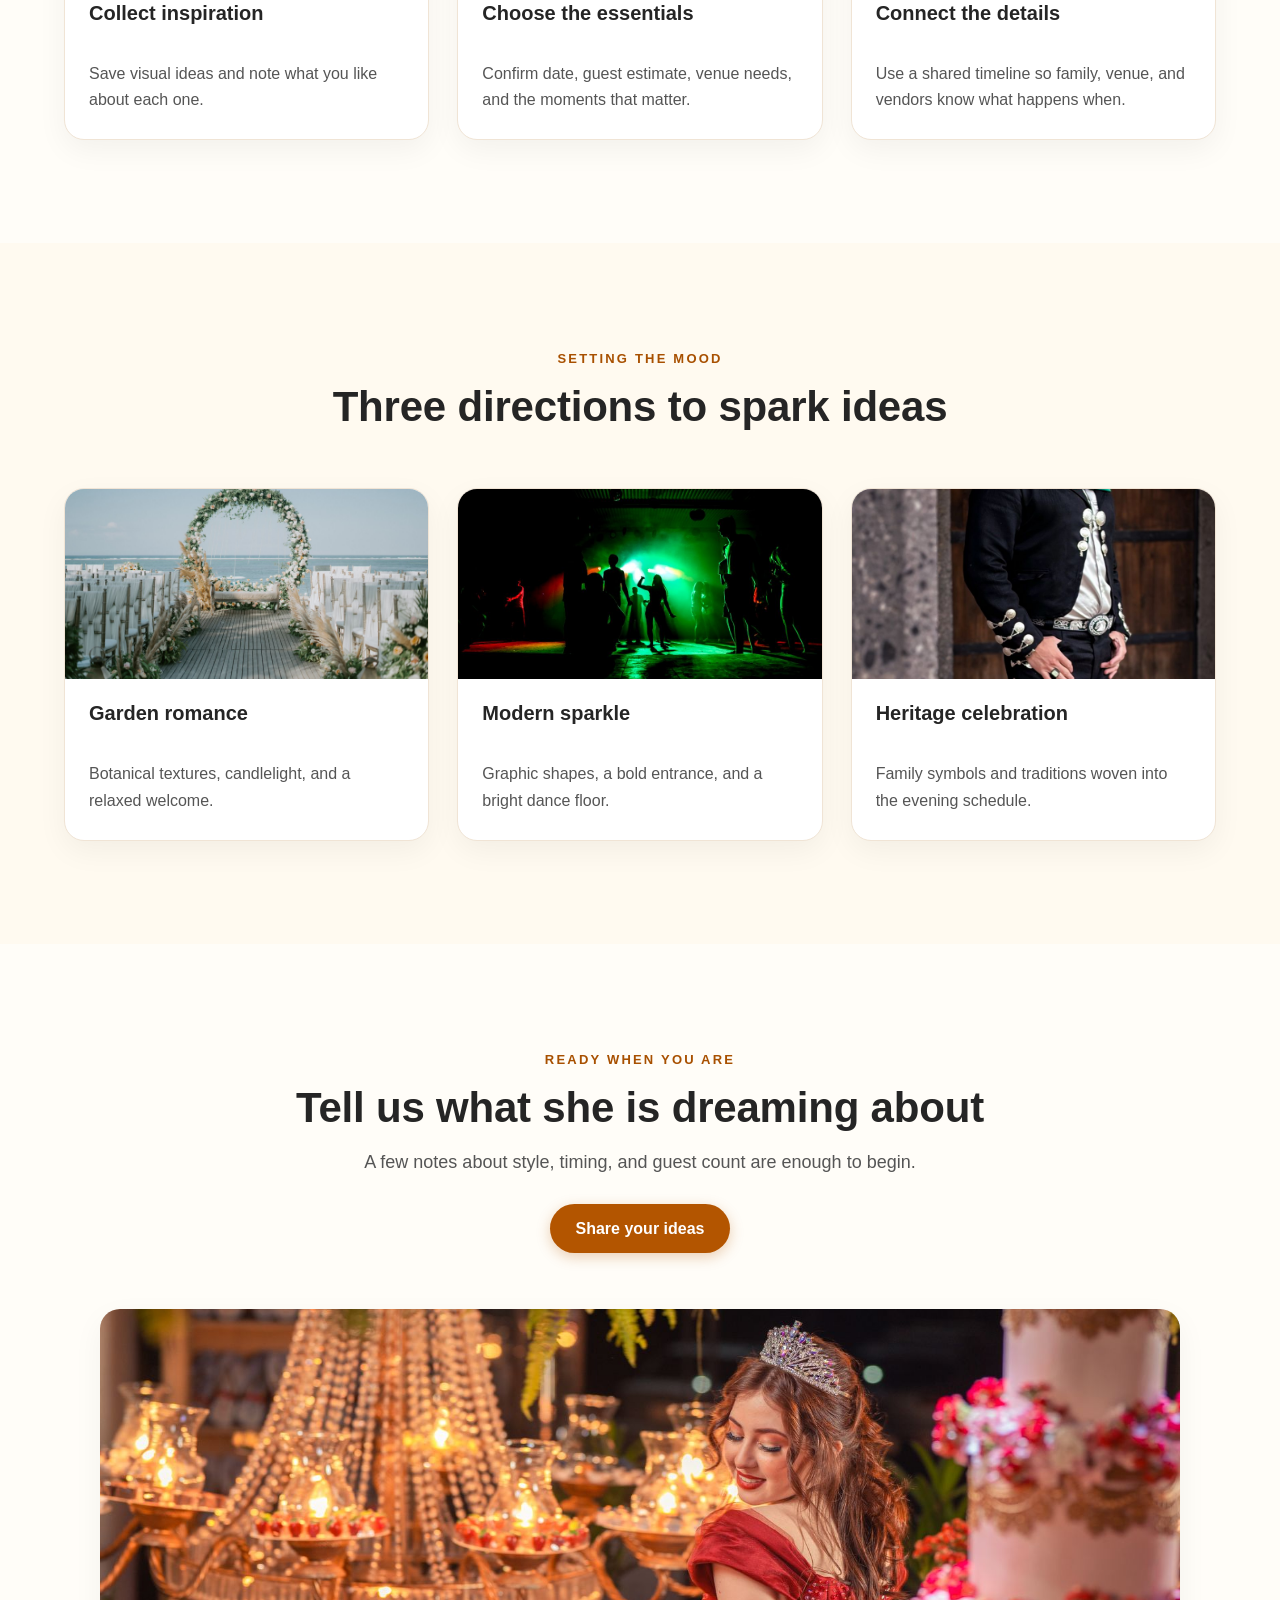
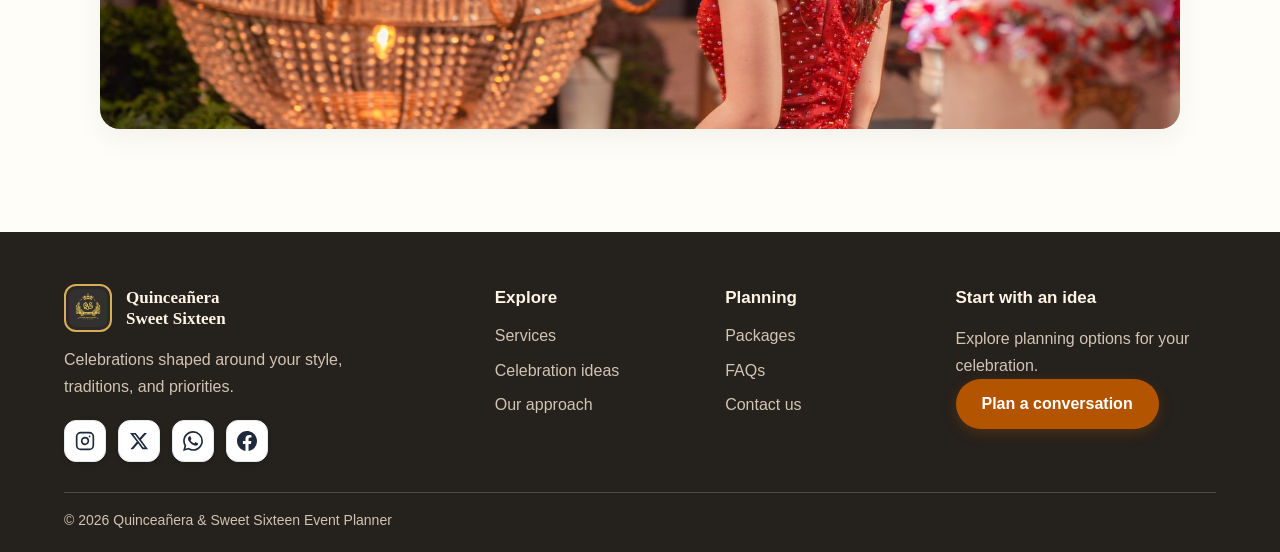
<file: home-page-2.html>
<!DOCTYPE html>
<html lang="en" dir="ltr">
<head>
    <meta charset="UTF-8">
    <meta name="viewport" content="width=device-width, initial-scale=1.0">
    <title>Home Page 2 | Quinceañera &amp; Sweet Sixteen Planner</title>
    <link rel="icon" type="image/x-icon" href="favicon.ico">
    <link rel="shortcut icon" type="image/x-icon" href="favicon.ico">
    <link rel="icon" type="image/png" sizes="32x32" href="favicon-32x32.png">
    <link rel="icon" type="image/png" sizes="16x16" href="favicon-16x16.png">
    <link rel="apple-touch-icon" sizes="180x180" href="images/QS.png">
<link rel="stylesheet" href="css/style.css?v=4.8">
    <script src="js/site-shell.js?v=4.8" defer></script>
    <script src="js/main.js?v=4.8" defer></script>
</head>
<body data-page="home2">
    <div id="siteHeader"></div>
    <main>
        <section class="page-hero has-photo home2-hero">
            <img class="hero-photo" src="images/hero-home2-celebrant-gown.jpg" alt="Quinceañera celebrant crowned with sparkling tiara in a royal ballgown in a scenic park avenue">
            <div class="page-hero-content">
                <p class="eyebrow">A DAY THAT FEELS LIKE HER</p>
                <h1>Celebrate her story in every detail.</h1>
                <p>Shape a gathering around her personality, your family traditions, and the moments everyone will remember.</p>
                <div class="button-row">
                    <a href="contact.html" class="button">Start with your vision</a>
                    <a href="services.html" class="button button-outline">Explore our support</a>
                </div>
            </div>
        </section>
        <section class="section">
            <div class="section-heading">
                <p class="eyebrow">START WITH HER</p>
                <h2>Design from the guest of honor outward</h2>
                <p>Choose a few anchors first. The rest of the celebration can grow around them.</p>
            </div>
            <div class="card-grid">
                <article class="card photo-card">
                    <img src="images/pexels-31953612.jpg" alt="Quinceañera celebrant in an elegant lavender ballgown with floral bouquet">
                    <div class="photo-card-copy">
                        <span class="feature-icon" aria-hidden="true"><svg viewBox="0 0 24 24"><path d="M4 19h16M6 16l2-9h8l2 9M9 7V4h6v3M9 11h6m-5 3h4"></path></svg></span>
                        <h3>Her favorite colors</h3>
                        <p>Build a palette from outfits, flowers, a favorite place, or a meaningful shade.</p>
                    </div>
                </article>
                <article class="card photo-card">
                    <img src="images/pexels-9534908.jpg" alt="Live party DJ mixing music under dynamic colorful party lights">
                    <div class="photo-card-copy">
                        <span class="feature-icon" aria-hidden="true"><svg viewBox="0 0 24 24"><rect x="4" y="3" width="16" height="18" rx="2"></rect><path d="M8 8h8m-8 4h8m-8 4h5"></path></svg></span>
                        <h3>Her kind of music</h3>
                        <p>Plan entrances, dances, and a playlist that sounds like her generation and family.</p>
                    </div>
                </article>
                <article class="card photo-card">
                    <img src="images/pexels-19149256.jpg" alt="Smiling young celebrant wearing a sparkling tiara for her milestone celebration">
                    <div class="photo-card-copy">
                        <span class="feature-icon" aria-hidden="true"><svg viewBox="0 0 24 24"><rect x="3" y="6" width="18" height="14" rx="2"></rect><circle cx="12" cy="13" r="3"></circle><path d="M8 6 9 3h6l1 3M17 9h.01"></path></svg></span>
                        <h3>Her memorable moments</h3>
                        <p>Pick the traditions, people, and small surprises you want guests to notice.</p>
                    </div>
                </article>
            </div>
        </section>
        <section class="section">
            <div class="section-heading">
                <p class="eyebrow">A PERSONAL TOUCH</p>
                <h2>Keep the meaningful moments at the center</h2>
                <p>Tradition and personal style can share the same celebration.</p>
            </div>
            <div class="quote">“The best details are the ones that tell guests something true about the person being celebrated.”</div>
            <img class="section-image" src="images/hero-home-ballroom-sparklers.jpg" alt="Celebration ballroom entrance featuring dancing celebrants, illuminated cold sparkler fountains, and atmospheric cloud fog">
        </section>
        <section class="section">
            <div class="section-heading">
                <p class="eyebrow">THE EXPERIENCE</p>
                <h2>Move from inspiration to a guest-ready plan</h2>
                <p>Keep decisions manageable while the event takes shape.</p>
            </div>
            <div class="card-grid">
                <article class="card photo-card">
                    <img src="images/pexels-17206096.jpg" alt="Creative floral centerpieces and stylish table decor arranged for event inspiration">
                    <div class="photo-card-copy">
                        <span class="tag">FIRST</span>
                        <h3>Collect inspiration</h3>
                        <p>Save visual ideas and note what you like about each one.</p>
                    </div>
                </article>
                <article class="card photo-card">
                    <img src="images/banquet-table.jpg" alt="Spacious banquet table setting prepared for a grand family celebration">
                    <div class="photo-card-copy">
                        <span class="tag">NEXT</span>
                        <h3>Choose the essentials</h3>
                        <p>Confirm date, guest estimate, venue needs, and the moments that matter.</p>
                    </div>
                </article>
                <article class="card photo-card">
                    <img src="images/pexels-15613459.jpg" alt="Elegantly coordinated ballroom with ambient lighting and guest place settings">
                    <div class="photo-card-copy">
                        <span class="tag">THEN</span>
                        <h3>Connect the details</h3>
                        <p>Use a shared timeline so family, venue, and vendors know what happens when.</p>
                    </div>
                </article>
            </div>
        </section>
        <section class="section">
            <div class="section-heading">
                <p class="eyebrow">SETTING THE MOOD</p>
                <h2>Three directions to spark ideas</h2>
            </div>
            <div class="card-grid">
                <article class="card photo-card">
                    <img src="images/garden-arch.jpg" alt="Lush outdoor garden walkway and celebration floral arch framed by greenery and botanical details">
                    <div class="photo-card-copy">
                        <h3>Garden romance</h3>
                        <p>Botanical textures, candlelight, and a relaxed welcome.</p>
                    </div>
                </article>
                <article class="card photo-card">
                    <img src="images/pexels-5192503.jpg" alt="Vibrant party dance floor illuminated by laser lights and dynamic energy">
                    <div class="photo-card-copy">
                        <h3>Modern sparkle</h3>
                        <p>Graphic shapes, a bold entrance, and a bright dance floor.</p>
                    </div>
                </article>
                <article class="card photo-card">
                    <img src="images/pexels-40648995.jpg" alt="Mariachi musician in traditional charro attire performing for cultural family traditions">
                    <div class="photo-card-copy">
                        <h3>Heritage celebration</h3>
                        <p>Family symbols and traditions woven into the evening schedule.</p>
                    </div>
                </article>
            </div>
        </section>
        <section class="section">
            <div class="section-heading">
                <p class="eyebrow">READY WHEN YOU ARE</p>
                <h2>Tell us what she is dreaming about</h2>
                <p>A few notes about style, timing, and guest count are enough to begin.</p>
                <a class="button" href="contact.html">Share your ideas</a>
            </div>
            <img class="section-image" src="images/pexels-15591270.jpg" alt="Celebrant in formal red gown near an opulent cake and chandelier at evening celebration">
        </section>
    </main>
    <div id="siteFooter"></div>
</body>
</html>
</file>
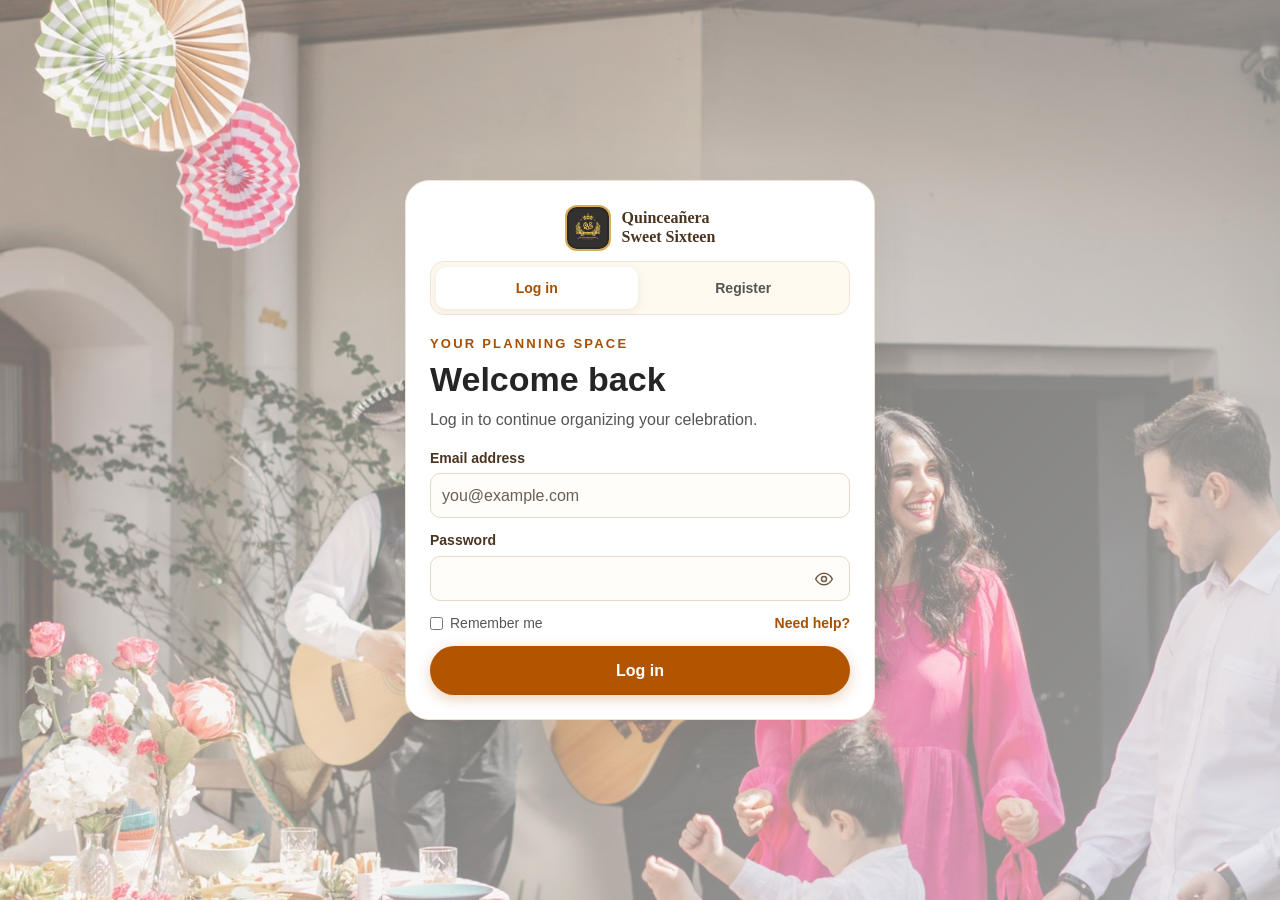
<file: login.html>
<!DOCTYPE html>
<html lang="en" dir="ltr">
<head>
    <meta charset="UTF-8">
    <meta name="viewport" content="width=device-width, initial-scale=1.0">
    <title>Log In | Quinceañera &amp; Sweet Sixteen Planner</title>
    <link rel="icon" type="image/x-icon" href="favicon.ico">
    <link rel="shortcut icon" type="image/x-icon" href="favicon.ico">
    <link rel="icon" type="image/png" sizes="32x32" href="favicon-32x32.png">
    <link rel="icon" type="image/png" sizes="16x16" href="favicon-16x16.png">
    <link rel="apple-touch-icon" sizes="180x180" href="images/QS.png">
<link rel="stylesheet" href="css/style.css?v=4.8">
    <script src="js/main.js?v=4.8" defer></script>
</head>
<body data-page="login">
    <main>
        <section class="auth-section">
            <img class="auth-backdrop" src="images/pexels-8158387.jpg" alt="Family and guests sharing a quinceañera celebration">
            <div class="auth-card">
                <a class="auth-brand" href="index.html" aria-label="Quinceañera Sweet Sixteen home">
                    <img src="images/QS.png" alt="">
                    <span>Quinceañera<br>Sweet Sixteen</span>
                </a>
                <nav class="auth-tabs" aria-label="Account pages">
                    <a class="auth-tab" href="login.html" aria-current="page">Log in</a>
                    <a class="auth-tab" href="signup.html">Register</a>
                </nav>
                <p class="eyebrow">YOUR PLANNING SPACE</p>
                <h1>Welcome back</h1>
                <p class="auth-intro">Log in to continue organizing your celebration.</p>
                <form class="auth-form demo-form">
                    <div class="field">
                        <label for="loginEmail">Email address</label>
                        <input id="loginEmail" name="email" type="email" autocomplete="email" placeholder="you@example.com" required>
                    </div>
                    <div class="field">
                        <label for="loginPassword">Password</label>
                        <div class="password-control">
                            <input id="loginPassword" name="password" type="password" autocomplete="current-password" required>
                            <button class="password-toggle" type="button" data-password-toggle aria-controls="loginPassword" aria-label="Show password" aria-pressed="false"></button>
                        </div>
                    </div>
                    <div class="auth-options">
                        <label><input type="checkbox" name="remember"> Remember me</label>
                        <a class="auth-link" href="contact.html">Need help?</a>
                    </div>
                    <button class="button auth-submit" type="submit">Log in</button>
                    <p class="form-confirmation" hidden>This is a front-end demo. Connect an authentication service to enable real logins.</p>
                </form>
            </div>
        </section>
    </main>
</body>
</html>
</file>
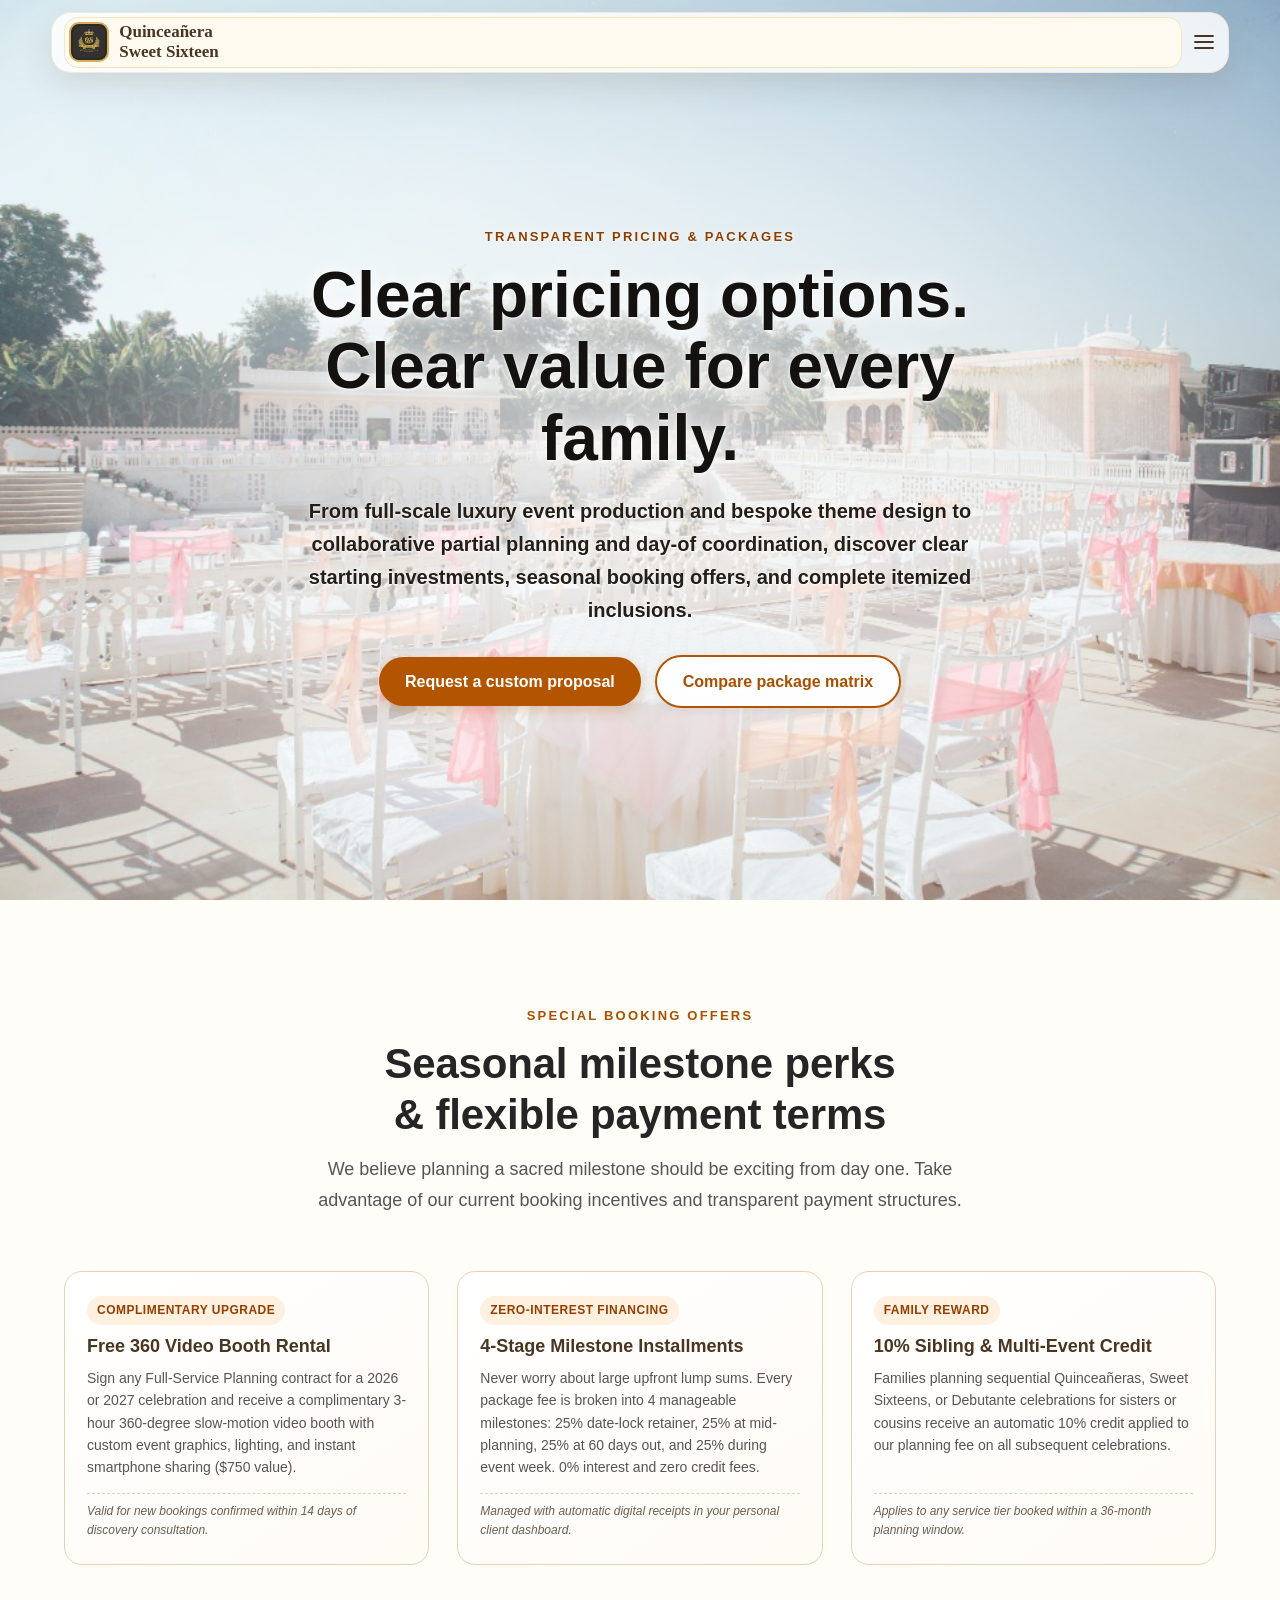
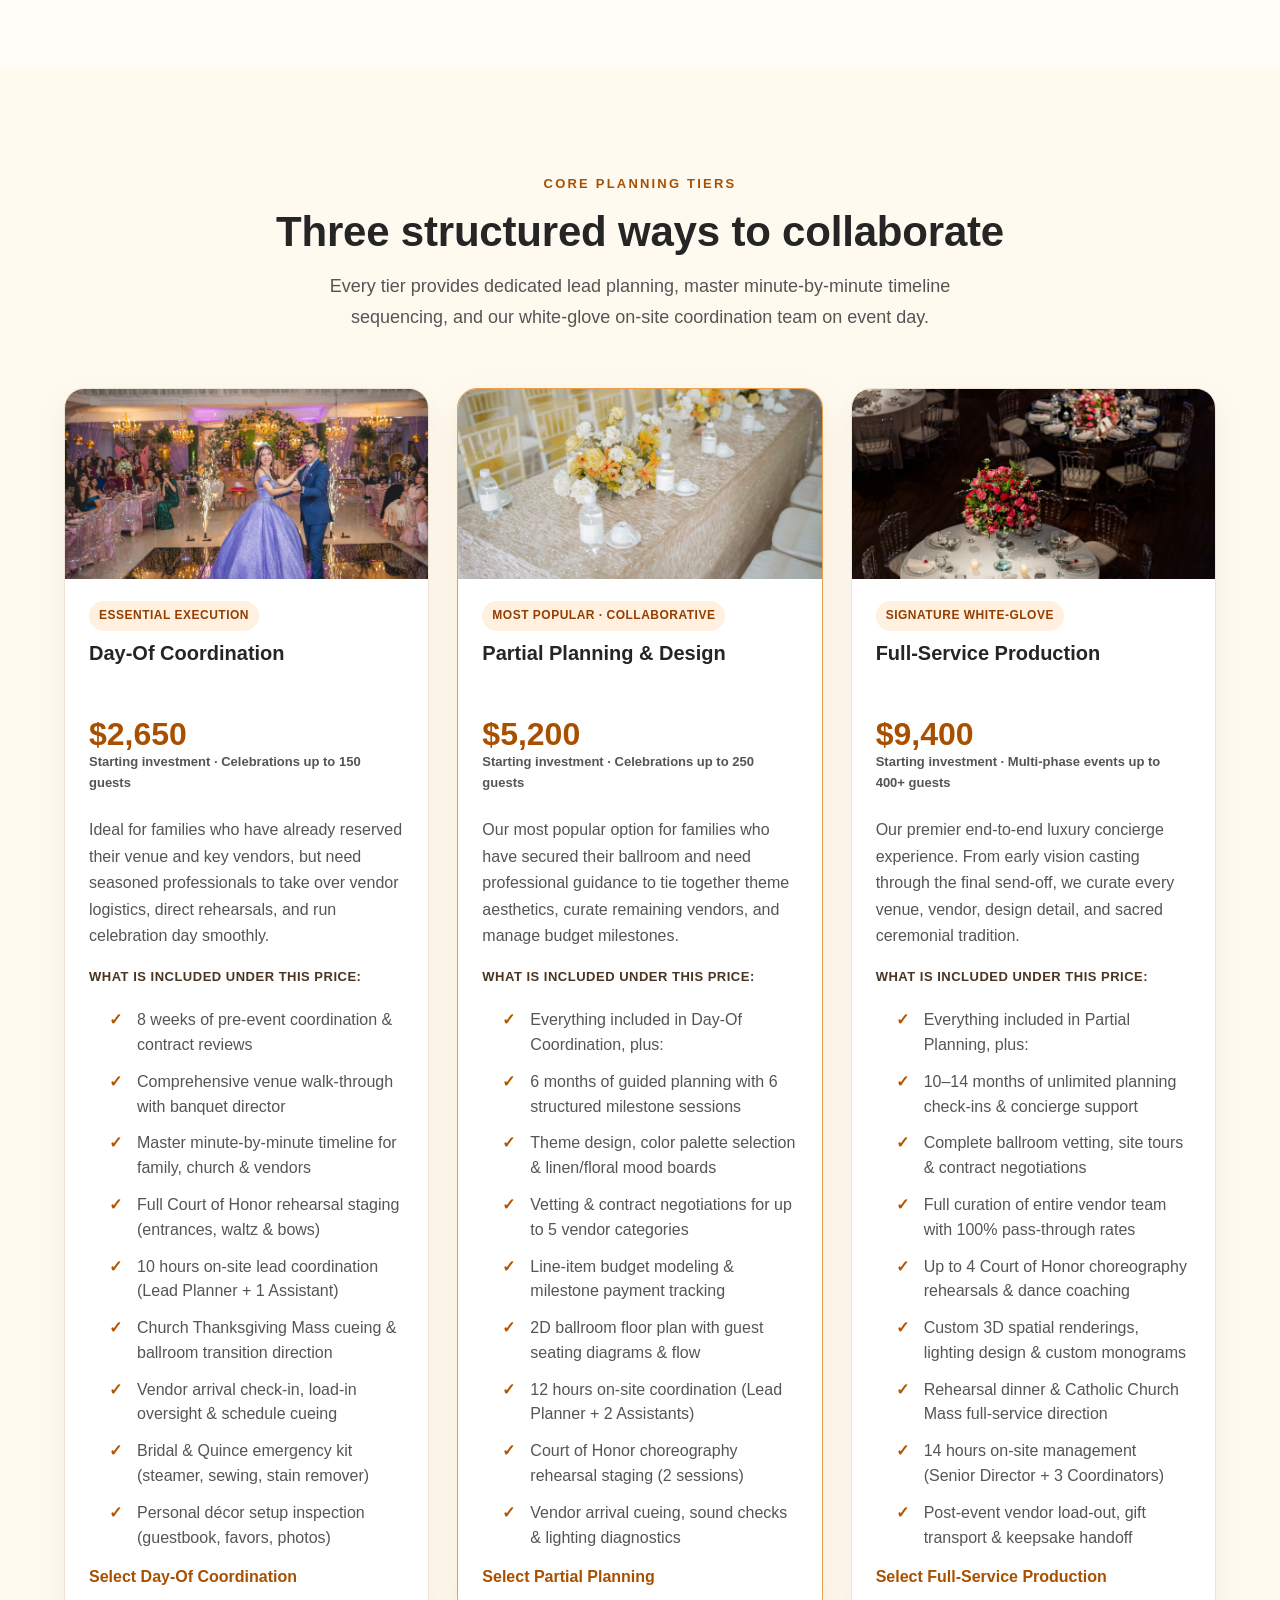
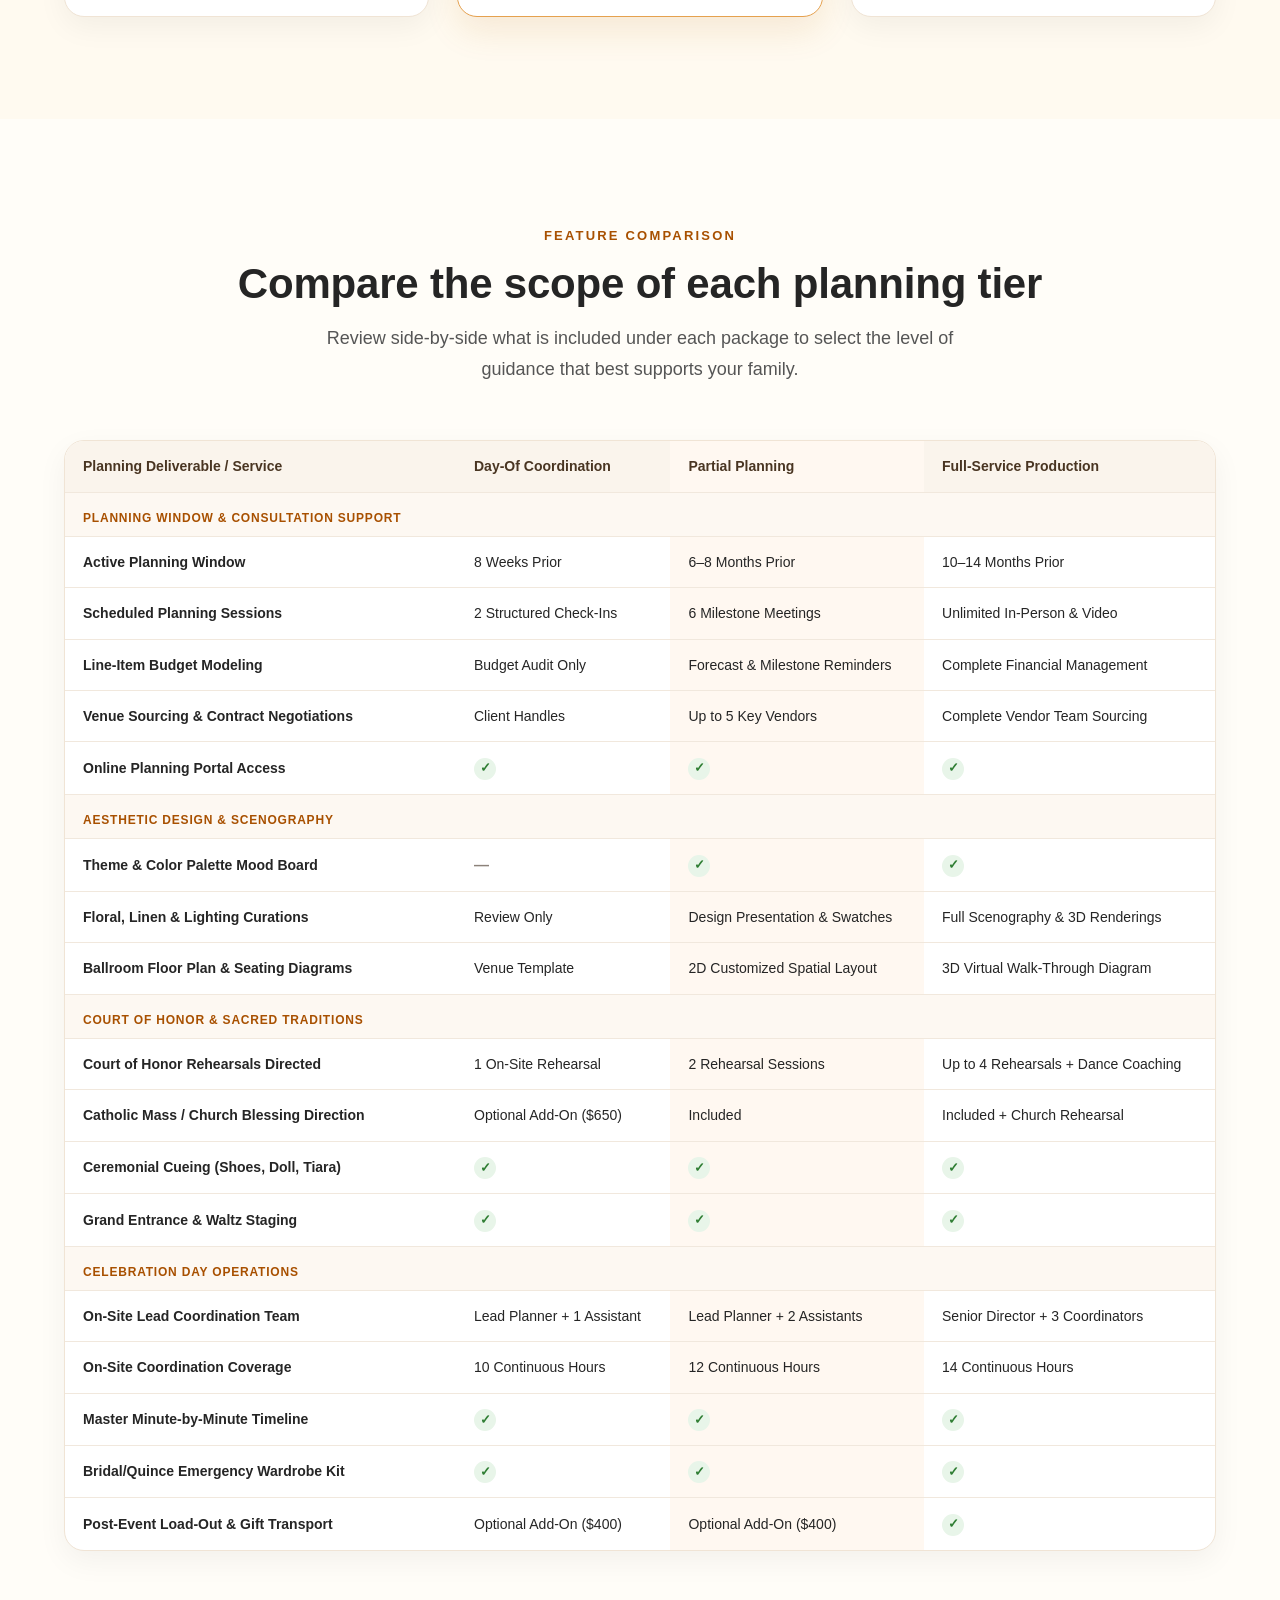
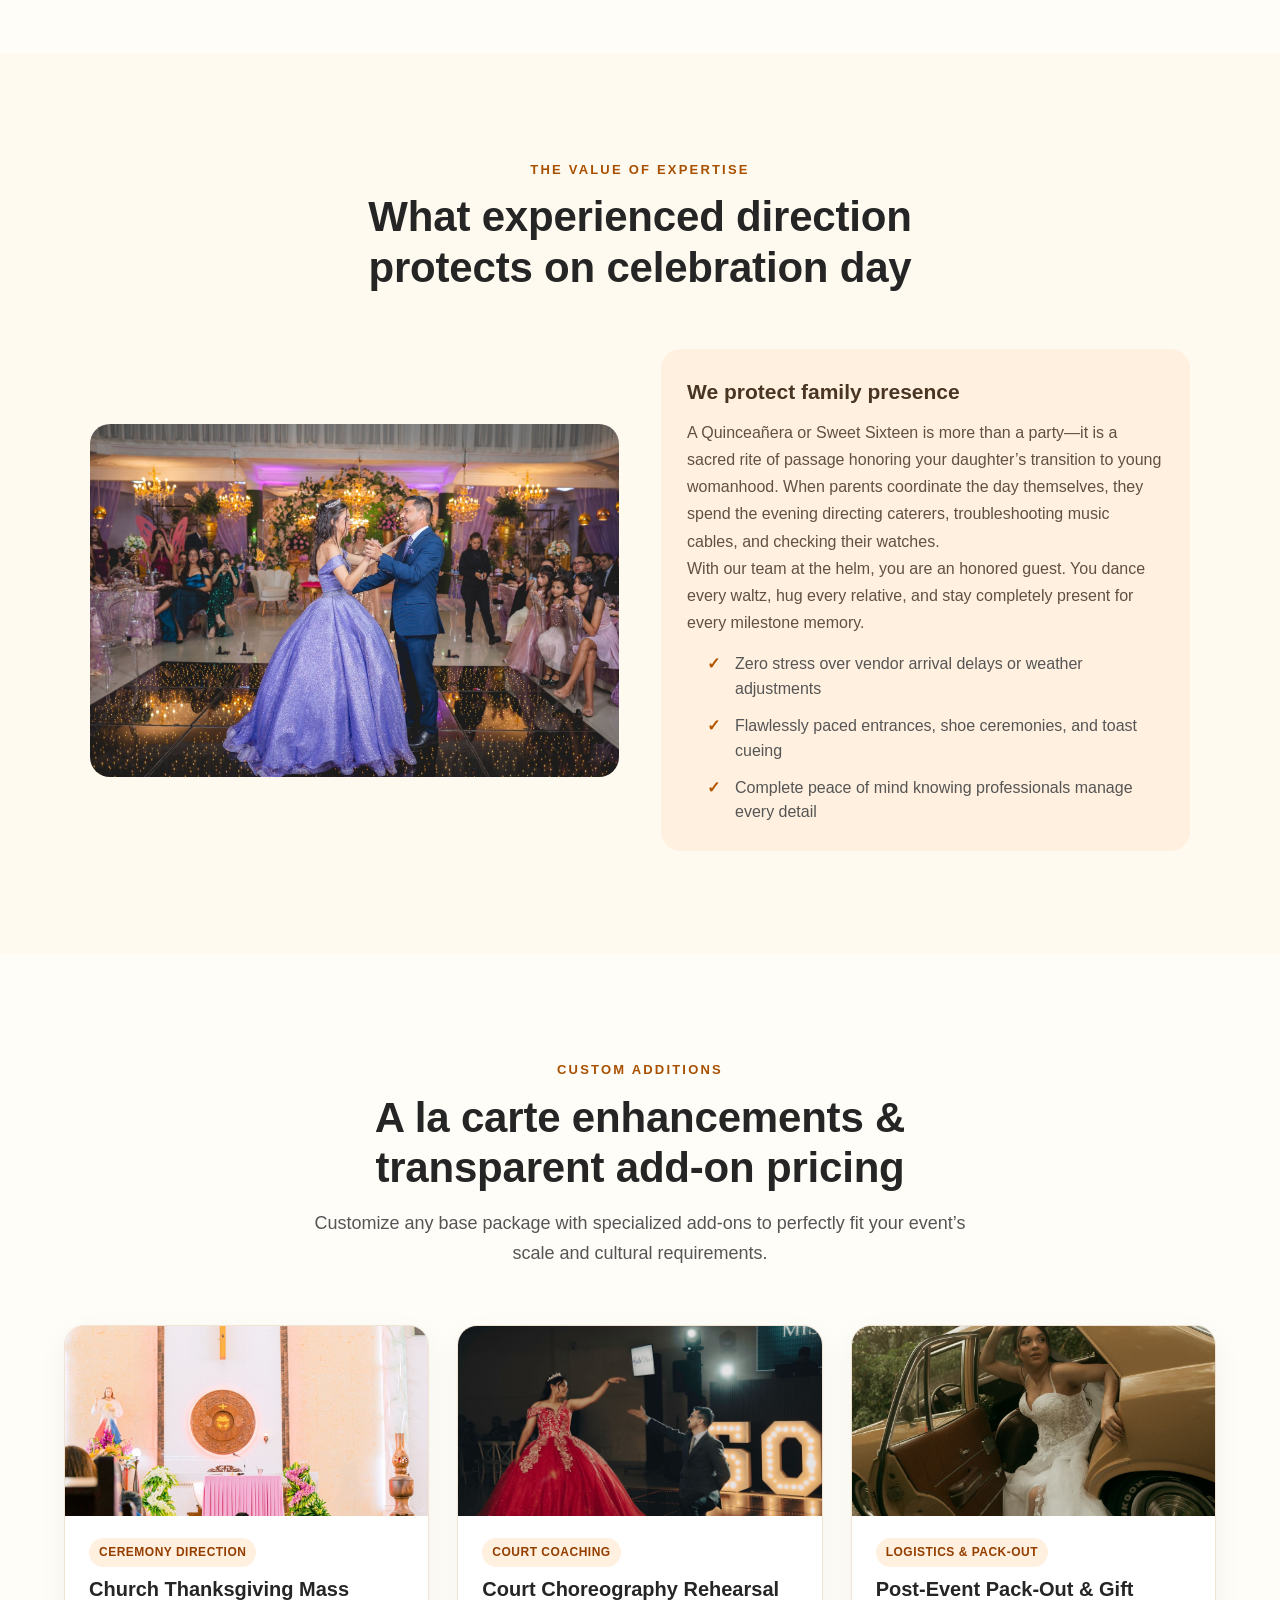
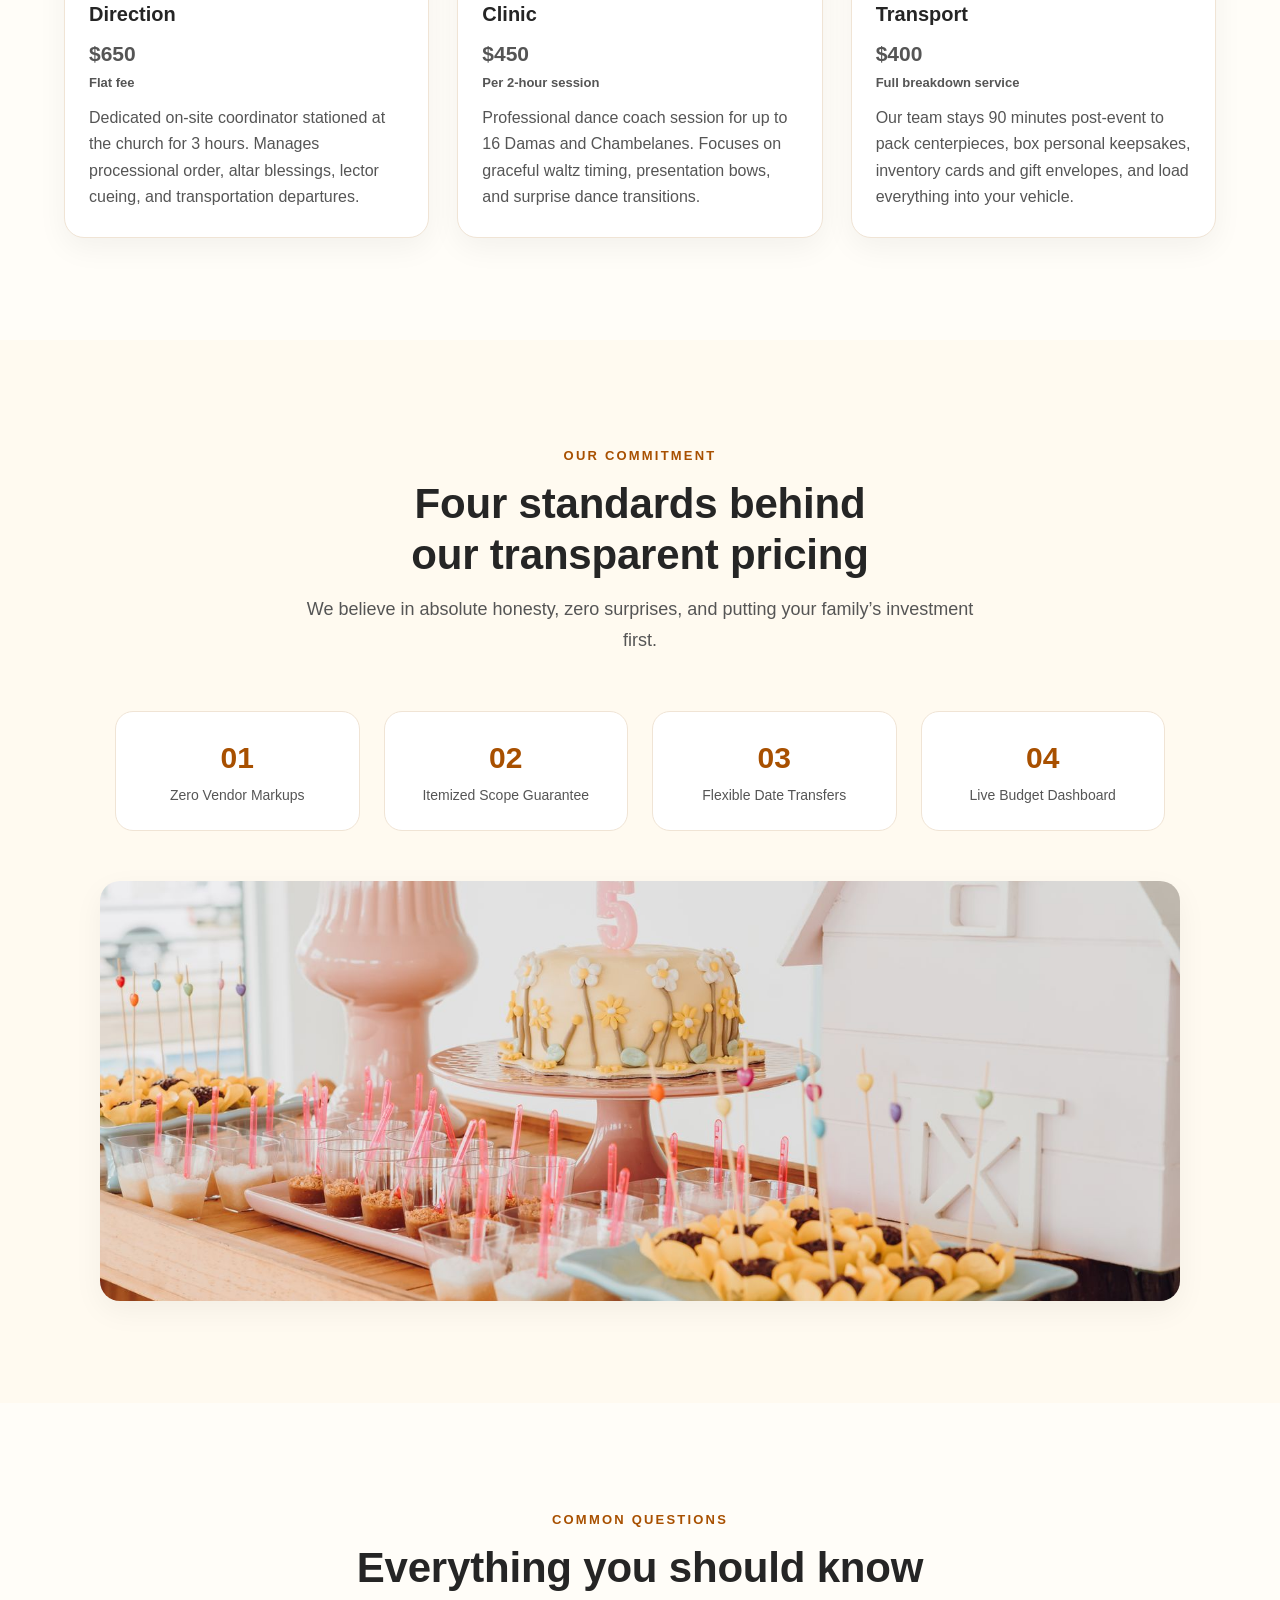
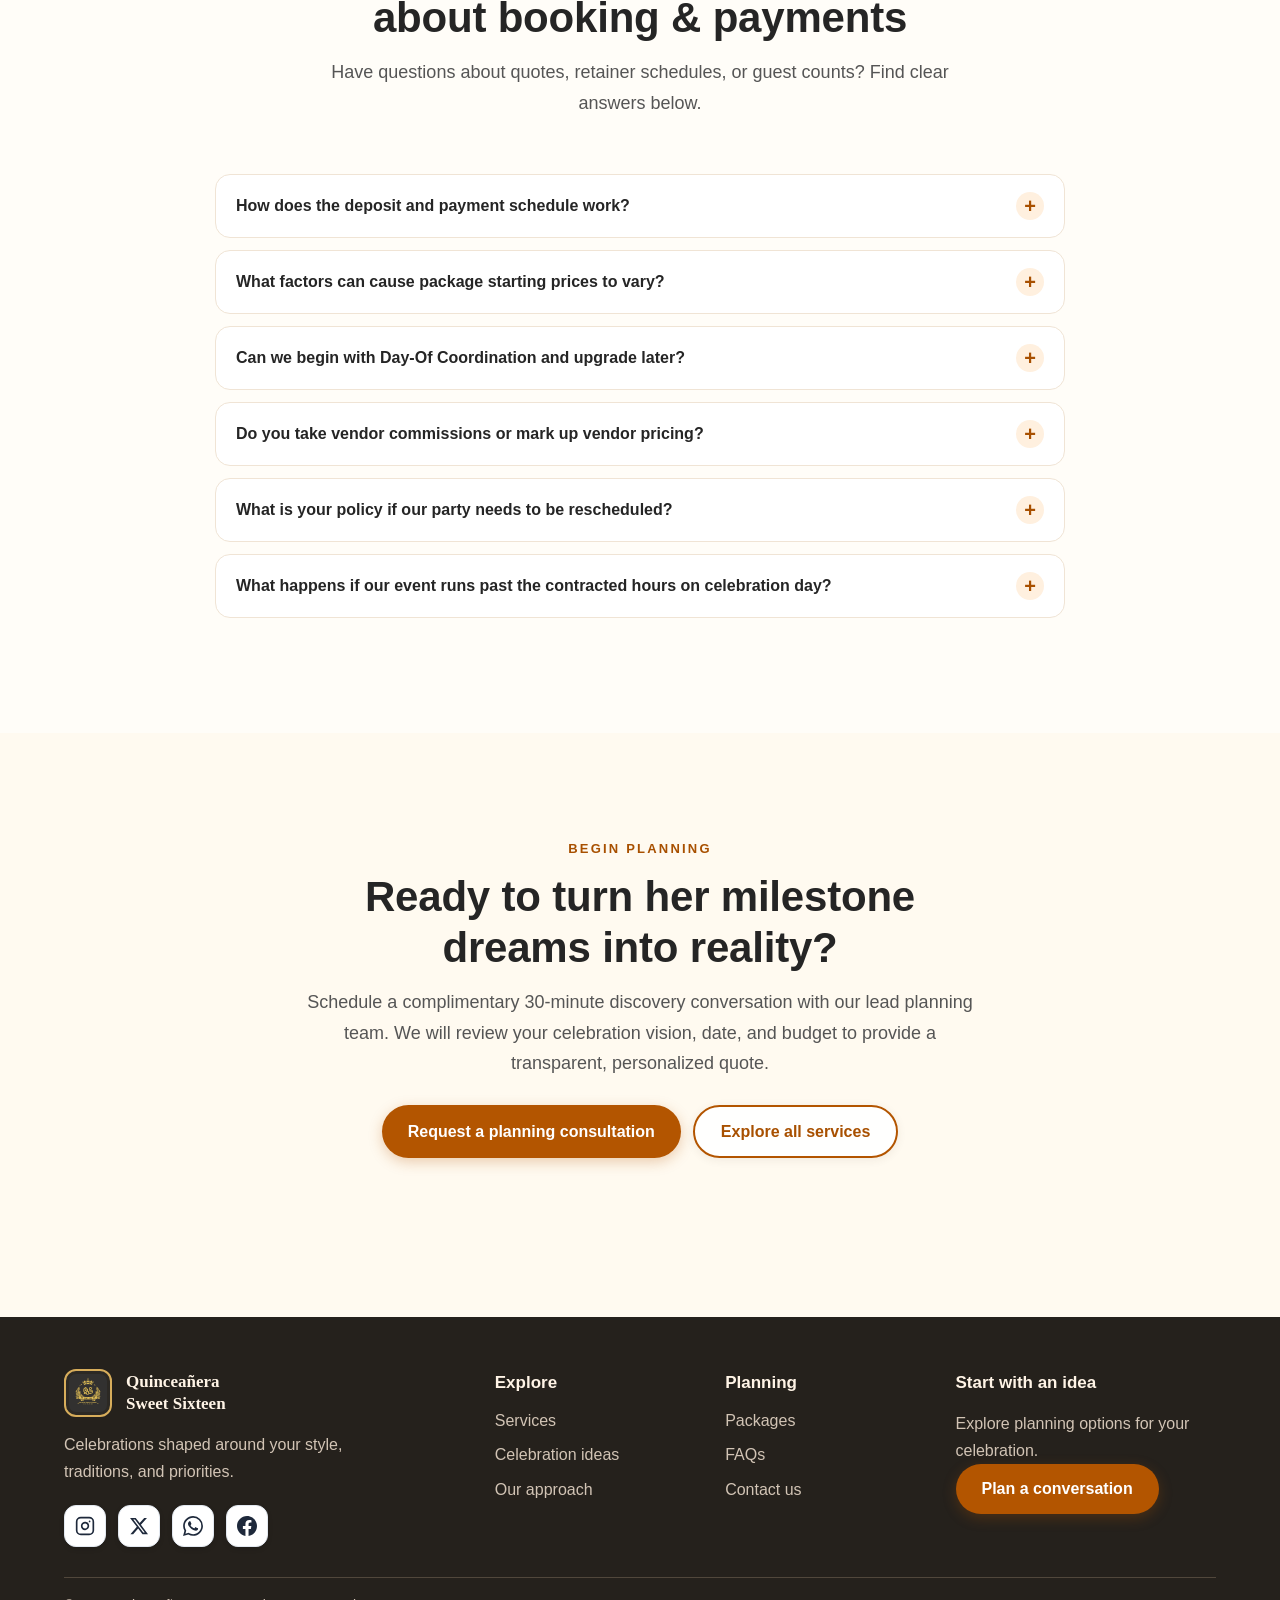
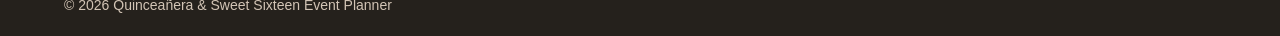
<file: pricing.html>
<!DOCTYPE html>
<html lang="en" dir="ltr">
<head>
    <meta charset="UTF-8">
    <meta name="viewport" content="width=device-width, initial-scale=1.0">
    <title>Pricing &amp; Packages | Quinceañera &amp; Sweet Sixteen Event Planner</title>
    <link rel="icon" type="image/x-icon" href="favicon.ico">
    <link rel="shortcut icon" type="image/x-icon" href="favicon.ico">
    <link rel="icon" type="image/png" sizes="32x32" href="favicon-32x32.png">
    <link rel="icon" type="image/png" sizes="16x16" href="favicon-16x16.png">
    <link rel="apple-touch-icon" sizes="180x180" href="images/QS.png">
<link rel="stylesheet" href="css/style.css?v=4.8">
    <script src="js/site-shell.js?v=4.8" defer></script>
    <script src="js/main.js?v=4.8" defer></script>
</head>
<body data-page="pricing">
    <div id="siteHeader"></div>
    <main>
        <!-- HERO -->
        <section class="page-hero has-photo">
            <img class="hero-photo" src="images/hero-pricing-palace-banquet.jpg" alt="Palatial outdoor banquet terrace set with elegant tables, peach and gold linens, chiavari chairs, and floral centerpieces">
            <div class="page-hero-content">
                <p class="eyebrow">TRANSPARENT PRICING &amp; PACKAGES</p>
                <h1>Clear pricing options. Clear value for every family.</h1>
                <p>From full-scale luxury event production and bespoke theme design to collaborative partial planning and day-of coordination, discover clear starting investments, seasonal booking offers, and complete itemized inclusions.</p>
                <div class="button-row">
                    <a class="button" href="contact.html">Request a custom proposal</a>
                    <a class="button button-outline" href="#compare-matrix">Compare package matrix</a>
                </div>
            </div>
        </section>

        <!-- LIMITED-TIME BOOKING OFFERS & FINANCING -->
        <section class="section">
            <div class="section-heading">
                <p class="eyebrow">SPECIAL BOOKING OFFERS</p>
                <h2>Seasonal milestone perks &amp; flexible payment terms</h2>
                <p>We believe planning a sacred milestone should be exciting from day one. Take advantage of our current booking incentives and transparent payment structures.</p>
            </div>
            <div class="card-grid">
                <article class="offer-card">
                    <div>
                        <span class="tag">COMPLIMENTARY UPGRADE</span>
                        <h3>Free 360 Video Booth Rental</h3>
                        <p>Sign any Full-Service Planning contract for a 2026 or 2027 celebration and receive a complimentary 3-hour 360-degree slow-motion video booth with custom event graphics, lighting, and instant smartphone sharing ($750 value).</p>
                    </div>
                    <div class="offer-footnote">Valid for new bookings confirmed within 14 days of discovery consultation.</div>
                </article>
                <article class="offer-card">
                    <div>
                        <span class="tag">ZERO-INTEREST FINANCING</span>
                        <h3>4-Stage Milestone Installments</h3>
                        <p>Never worry about large upfront lump sums. Every package fee is broken into 4 manageable milestones: 25% date-lock retainer, 25% at mid-planning, 25% at 60 days out, and 25% during event week. 0% interest and zero credit fees.</p>
                    </div>
                    <div class="offer-footnote">Managed with automatic digital receipts in your personal client dashboard.</div>
                </article>
                <article class="offer-card">
                    <div>
                        <span class="tag">FAMILY REWARD</span>
                        <h3>10% Sibling &amp; Multi-Event Credit</h3>
                        <p>Families planning sequential Quinceañeras, Sweet Sixteens, or Debutante celebrations for sisters or cousins receive an automatic 10% credit applied to our planning fee on all subsequent celebrations.</p>
                    </div>
                    <div class="offer-footnote">Applies to any service tier booked within a 36-month planning window.</div>
                </article>
            </div>
        </section>

        <!-- THE 3 CORE PLANNING PACKAGES -->
        <section class="section">
            <div class="section-heading">
                <p class="eyebrow">CORE PLANNING TIERS</p>
                <h2>Three structured ways to collaborate</h2>
                <p>Every tier provides dedicated lead planning, master minute-by-minute timeline sequencing, and our white-glove on-site coordination team on event day.</p>
            </div>
            <div class="card-grid">
                <!-- TIER 1 -->
                <article class="card photo-card">
                    <img src="images/pexels-17931407.jpg" alt="Quinceañera celebrant dancing with her partner at a decorated reception">
                    <div class="photo-card-copy">
                        <span class="tag">ESSENTIAL EXECUTION</span>
                        <h3>Day-Of Coordination</h3>
                        <div class="price">
                            <span class="price-value">$2,650</span>
                            <span class="price-sub">Starting investment · Celebrations up to 150 guests</span>
                        </div>
                        <p>Ideal for families who have already reserved their venue and key vendors, but need seasoned professionals to take over vendor logistics, direct rehearsals, and run celebration day smoothly.</p>
                        <h4 class="inclusions-title">What is included under this price:</h4>
                        <ul class="check-list">
                            <li>8 weeks of pre-event coordination &amp; contract reviews</li>
                            <li>Comprehensive venue walk-through with banquet director</li>
                            <li>Master minute-by-minute timeline for family, church &amp; vendors</li>
                            <li>Full Court of Honor rehearsal staging (entrances, waltz &amp; bows)</li>
                            <li>10 hours on-site lead coordination (Lead Planner + 1 Assistant)</li>
                            <li>Church Thanksgiving Mass cueing &amp; ballroom transition direction</li>
                            <li>Vendor arrival check-in, load-in oversight &amp; schedule cueing</li>
                            <li>Bridal &amp; Quince emergency kit (steamer, sewing, stain remover)</li>
                            <li>Personal décor setup inspection (guestbook, favors, photos)</li>
                        </ul>
                        <a class="card-link" href="contact.html">Select Day-Of Coordination</a>
                    </div>
                </article>

                <!-- TIER 2 -->
                <article class="card photo-card featured-card">
                    <img src="images/pexels-28864543.jpg" alt="Elegant banquet table with floral centerpiece and white place settings">
                    <div class="photo-card-copy">
                        <span class="tag">MOST POPULAR · COLLABORATIVE</span>
                        <h3>Partial Planning &amp; Design</h3>
                        <div class="price">
                            <span class="price-value">$5,200</span>
                            <span class="price-sub">Starting investment · Celebrations up to 250 guests</span>
                        </div>
                        <p>Our most popular option for families who have secured their ballroom and need professional guidance to tie together theme aesthetics, curate remaining vendors, and manage budget milestones.</p>
                        <h4 class="inclusions-title">What is included under this price:</h4>
                        <ul class="check-list">
                            <li>Everything included in Day-Of Coordination, plus:</li>
                            <li>6 months of guided planning with 6 structured milestone sessions</li>
                            <li>Theme design, color palette selection &amp; linen/floral mood boards</li>
                            <li>Vetting &amp; contract negotiations for up to 5 vendor categories</li>
                            <li>Line-item budget modeling &amp; milestone payment tracking</li>
                            <li>2D ballroom floor plan with guest seating diagrams &amp; flow</li>
                            <li>12 hours on-site coordination (Lead Planner + 2 Assistants)</li>
                            <li>Court of Honor choreography rehearsal staging (2 sessions)</li>
                            <li>Vendor arrival cueing, sound checks &amp; lighting diagnostics</li>
                        </ul>
                        <a class="card-link" href="contact.html">Select Partial Planning</a>
                    </div>
                </article>

                <!-- TIER 3 -->
                <article class="card photo-card">
                    <img src="images/pexels-16120244.jpg" alt="Banquet tables arranged with floral centerpieces for a reception">
                    <div class="photo-card-copy">
                        <span class="tag">SIGNATURE WHITE-GLOVE</span>
                        <h3>Full-Service Production</h3>
                        <div class="price">
                            <span class="price-value">$9,400</span>
                            <span class="price-sub">Starting investment · Multi-phase events up to 400+ guests</span>
                        </div>
                        <p>Our premier end-to-end luxury concierge experience. From early vision casting through the final send-off, we curate every venue, vendor, design detail, and sacred ceremonial tradition.</p>
                        <h4 class="inclusions-title">What is included under this price:</h4>
                        <ul class="check-list">
                            <li>Everything included in Partial Planning, plus:</li>
                            <li>10–14 months of unlimited planning check-ins &amp; concierge support</li>
                            <li>Complete ballroom vetting, site tours &amp; contract negotiations</li>
                            <li>Full curation of entire vendor team with 100% pass-through rates</li>
                            <li>Up to 4 Court of Honor choreography rehearsals &amp; dance coaching</li>
                            <li>Custom 3D spatial renderings, lighting design &amp; custom monograms</li>
                            <li>Rehearsal dinner &amp; Catholic Church Mass full-service direction</li>
                            <li>14 hours on-site management (Senior Director + 3 Coordinators)</li>
                            <li>Post-event vendor load-out, gift transport &amp; keepsake handoff</li>
                        </ul>
                        <a class="card-link" href="contact.html">Select Full-Service Production</a>
                    </div>
                </article>
            </div>
        </section>

        <!-- DETAILED SCOPE COMPARISON MATRIX TABLE -->
        <section class="section" id="compare-matrix">
            <div class="section-heading">
                <p class="eyebrow">FEATURE COMPARISON</p>
                <h2>Compare the scope of each planning tier</h2>
                <p>Review side-by-side what is included under each package to select the level of guidance that best supports your family.</p>
            </div>
            <div class="comparison-table-wrap">
                <table class="comparison-table">
                    <thead>
                        <tr>
                            <th scope="col">Planning Deliverable / Service</th>
                            <th scope="col">Day-Of Coordination</th>
                            <th scope="col" class="col-featured">Partial Planning</th>
                            <th scope="col">Full-Service Production</th>
                        </tr>
                    </thead>
                    <tbody>
                        <!-- CATEGORY: STRATEGY & CONSULTATION -->
                        <tr class="table-category-row">
                            <td colspan="4">Planning Window &amp; Consultation Support</td>
                        </tr>
                        <tr>
                            <td>Active Planning Window</td>
                            <td>8 Weeks Prior</td>
                            <td class="col-featured">6–8 Months Prior</td>
                            <td>10–14 Months Prior</td>
                        </tr>
                        <tr>
                            <td>Scheduled Planning Sessions</td>
                            <td>2 Structured Check-Ins</td>
                            <td class="col-featured">6 Milestone Meetings</td>
                            <td>Unlimited In-Person &amp; Video</td>
                        </tr>
                        <tr>
                            <td>Line-Item Budget Modeling</td>
                            <td>Budget Audit Only</td>
                            <td class="col-featured">Forecast &amp; Milestone Reminders</td>
                            <td>Complete Financial Management</td>
                        </tr>
                        <tr>
                            <td>Venue Sourcing &amp; Contract Negotiations</td>
                            <td>Client Handles</td>
                            <td class="col-featured">Up to 5 Key Vendors</td>
                            <td>Complete Vendor Team Sourcing</td>
                        </tr>
                        <tr>
                            <td>Online Planning Portal Access</td>
                            <td><span class="check-yes" aria-label="Included">✓</span></td>
                            <td class="col-featured"><span class="check-yes" aria-label="Included">✓</span></td>
                            <td><span class="check-yes" aria-label="Included">✓</span></td>
                        </tr>

                        <!-- CATEGORY: DESIGN & SCENOGRAPHY -->
                        <tr class="table-category-row">
                            <td colspan="4">Aesthetic Design &amp; Scenography</td>
                        </tr>
                        <tr>
                            <td>Theme &amp; Color Palette Mood Board</td>
                            <td><span class="check-no">—</span></td>
                            <td class="col-featured"><span class="check-yes" aria-label="Included">✓</span></td>
                            <td><span class="check-yes" aria-label="Included">✓</span></td>
                        </tr>
                        <tr>
                            <td>Floral, Linen &amp; Lighting Curations</td>
                            <td>Review Only</td>
                            <td class="col-featured">Design Presentation &amp; Swatches</td>
                            <td>Full Scenography &amp; 3D Renderings</td>
                        </tr>
                        <tr>
                            <td>Ballroom Floor Plan &amp; Seating Diagrams</td>
                            <td>Venue Template</td>
                            <td class="col-featured">2D Customized Spatial Layout</td>
                            <td>3D Virtual Walk-Through Diagram</td>
                        </tr>

                        <!-- CATEGORY: TRADITIONS & REHEARSALS -->
                        <tr class="table-category-row">
                            <td colspan="4">Court of Honor &amp; Sacred Traditions</td>
                        </tr>
                        <tr>
                            <td>Court of Honor Rehearsals Directed</td>
                            <td>1 On-Site Rehearsal</td>
                            <td class="col-featured">2 Rehearsal Sessions</td>
                            <td>Up to 4 Rehearsals + Dance Coaching</td>
                        </tr>
                        <tr>
                            <td>Catholic Mass / Church Blessing Direction</td>
                            <td>Optional Add-On ($650)</td>
                            <td class="col-featured">Included</td>
                            <td>Included + Church Rehearsal</td>
                        </tr>
                        <tr>
                            <td>Ceremonial Cueing (Shoes, Doll, Tiara)</td>
                            <td><span class="check-yes" aria-label="Included">✓</span></td>
                            <td class="col-featured"><span class="check-yes" aria-label="Included">✓</span></td>
                            <td><span class="check-yes" aria-label="Included">✓</span></td>
                        </tr>
                        <tr>
                            <td>Grand Entrance &amp; Waltz Staging</td>
                            <td><span class="check-yes" aria-label="Included">✓</span></td>
                            <td class="col-featured"><span class="check-yes" aria-label="Included">✓</span></td>
                            <td><span class="check-yes" aria-label="Included">✓</span></td>
                        </tr>

                        <!-- CATEGORY: EVENT DAY COORDINATION -->
                        <tr class="table-category-row">
                            <td colspan="4">Celebration Day Operations</td>
                        </tr>
                        <tr>
                            <td>On-Site Lead Coordination Team</td>
                            <td>Lead Planner + 1 Assistant</td>
                            <td class="col-featured">Lead Planner + 2 Assistants</td>
                            <td>Senior Director + 3 Coordinators</td>
                        </tr>
                        <tr>
                            <td>On-Site Coordination Coverage</td>
                            <td>10 Continuous Hours</td>
                            <td class="col-featured">12 Continuous Hours</td>
                            <td>14 Continuous Hours</td>
                        </tr>
                        <tr>
                            <td>Master Minute-by-Minute Timeline</td>
                            <td><span class="check-yes" aria-label="Included">✓</span></td>
                            <td class="col-featured"><span class="check-yes" aria-label="Included">✓</span></td>
                            <td><span class="check-yes" aria-label="Included">✓</span></td>
                        </tr>
                        <tr>
                            <td>Bridal/Quince Emergency Wardrobe Kit</td>
                            <td><span class="check-yes" aria-label="Included">✓</span></td>
                            <td class="col-featured"><span class="check-yes" aria-label="Included">✓</span></td>
                            <td><span class="check-yes" aria-label="Included">✓</span></td>
                        </tr>
                        <tr>
                            <td>Post-Event Load-Out &amp; Gift Transport</td>
                            <td>Optional Add-On ($400)</td>
                            <td class="col-featured">Optional Add-On ($400)</td>
                            <td><span class="check-yes" aria-label="Included">✓</span></td>
                        </tr>
                    </tbody>
                </table>
            </div>
        </section>

        <!-- VALUE COMMITMENT: WHY OUR INVOLVEMENT MATTERS -->
        <section class="section">
            <div class="section-heading">
                <p class="eyebrow">THE VALUE OF EXPERTISE</p>
                <h2>What experienced direction protects on celebration day</h2>
            </div>
            <div class="image-split">
                <img src="images/pexels-17931366.jpg" alt="Family and guests sharing a joyful quinceañera celebration">
                <div class="text-panel">
                    <h3>We protect family presence</h3>
                    <p>A Quinceañera or Sweet Sixteen is more than a party—it is a sacred rite of passage honoring your daughter’s transition to young womanhood. When parents coordinate the day themselves, they spend the evening directing caterers, troubleshooting music cables, and checking their watches.</p>
                    <p>With our team at the helm, you are an honored guest. You dance every waltz, hug every relative, and stay completely present for every milestone memory.</p>
                    <ul class="check-list">
                        <li>Zero stress over vendor arrival delays or weather adjustments</li>
                        <li>Flawlessly paced entrances, shoe ceremonies, and toast cueing</li>
                        <li>Complete peace of mind knowing professionals manage every detail</li>
                    </ul>
                </div>
            </div>
        </section>

        <!-- TRANSPARENT A LA CARTE ADD-ONS MENU -->
        <section class="section">
            <div class="section-heading">
                <p class="eyebrow">CUSTOM ADDITIONS</p>
                <h2>A la carte enhancements &amp; transparent add-on pricing</h2>
                <p>Customize any base package with specialized add-ons to perfectly fit your event’s scale and cultural requirements.</p>
            </div>
            <div class="card-grid">
                <article class="card photo-card">
                    <img src="images/pexels-33494795.jpg" alt="Solemn church thanksgiving mass ceremony with historic altar view and pews">
                    <div class="photo-card-copy">
                        <span class="tag">CEREMONY DIRECTION</span>
                        <h3>Church Thanksgiving Mass Direction</h3>
                        <p class="price">$650 <span class="price-sub">Flat fee</span></p>
                        <p>Dedicated on-site coordinator stationed at the church for 3 hours. Manages processional order, altar blessings, lector cueing, and transportation departures.</p>
                    </div>
                </article>
                <article class="card photo-card">
                    <img src="images/pexels-34738217.jpg" alt="Celebrant and court of honor practicing their traditional choreographed waltz in formal ballgown">
                    <div class="photo-card-copy">
                        <span class="tag">COURT COACHING</span>
                        <h3>Court Choreography Rehearsal Clinic</h3>
                        <p class="price">$450 <span class="price-sub">Per 2-hour session</span></p>
                        <p>Professional dance coach session for up to 16 Damas and Chambelanes. Focuses on graceful waltz timing, presentation bows, and surprise dance transitions.</p>
                    </div>
                </article>
                <article class="card photo-card">
                    <img src="images/pexels-40393990.jpg" alt="Luxury vintage departure car and pack-out coordination for guest gifts and keepsakes">
                    <div class="photo-card-copy">
                        <span class="tag">LOGISTICS &amp; PACK-OUT</span>
                        <h3>Post-Event Pack-Out &amp; Gift Transport</h3>
                        <p class="price">$400 <span class="price-sub">Full breakdown service</span></p>
                        <p>Our team stays 90 minutes post-event to pack centerpieces, box personal keepsakes, inventory cards and gift envelopes, and load everything into your vehicle.</p>
                    </div>
                </article>
            </div>
        </section>

        <!-- OUR 4 PRICE & VALUE COMMITMENTS -->
        <section class="section">
            <div class="section-heading">
                <p class="eyebrow">OUR COMMITMENT</p>
                <h2>Four standards behind our transparent pricing</h2>
                <p>We believe in absolute honesty, zero surprises, and putting your family’s investment first.</p>
            </div>
            <div class="stats-grid">
                <div class="stat-card">
                    <strong>01</strong>
                    <span>Zero Vendor Markups</span>
                </div>
                <div class="stat-card">
                    <strong>02</strong>
                    <span>Itemized Scope Guarantee</span>
                </div>
                <div class="stat-card">
                    <strong>03</strong>
                    <span>Flexible Date Transfers</span>
                </div>
                <div class="stat-card">
                    <strong>04</strong>
                    <span>Live Budget Dashboard</span>
                </div>
            </div>
            <img class="section-image" src="images/pexels-17637172.jpg" alt="Grand banquet reception ballroom styled with ambient lights and guest tables">
        </section>

        <!-- EXPANDED PRICING & PAYMENT FAQS -->
        <section class="section">
            <div class="section-heading">
                <p class="eyebrow">COMMON QUESTIONS</p>
                <h2>Everything you should know about booking &amp; payments</h2>
                <p>Have questions about quotes, retainer schedules, or guest counts? Find clear answers below.</p>
            </div>
            <div class="faq-list">
                <details class="faq-item">
                    <summary><span>How does the deposit and payment schedule work?</span></summary>
                    <div class="faq-answer">To reserve your celebration date on our master calendar, we require a 25% date-lock retainer upon contract signing. The remaining balance is split into three equal installments: 25% at mid-planning, 25% at 60 days before the event, and the final 25% due 7 days prior to celebration day. We accept bank transfers, ACH, and all major credit cards with zero surcharge.</div>
                </details>
                <details class="faq-item">
                    <summary><span>What factors can cause package starting prices to vary?</span></summary>
                    <div class="faq-answer">Starting rates cover typical single-venue celebrations within our regional service zone. Factors that may adjust pricing include: guest counts exceeding 250 (which require additional assistant coordinators for guest safety), multi-venue logistics (separate church, photo location, and reception ballroom), and holiday weekend dates (New Year's Eve, Memorial Day, Labor Day). All potential adjustments are disclosed transparently before you sign.</div>
                </details>
                <details class="faq-item">
                    <summary><span>Can we begin with Day-Of Coordination and upgrade later?</span></summary>
                    <div class="faq-answer">Yes, absolutely! Many families begin with our Day-Of Coordination package to lock their date, and later decide they want our help with theme design, florist sourcing, or court rehearsals. 100% of your initial investment transfers toward Partial or Full-Service planning at any point during your planning cycle.</div>
                </details>
                <details class="faq-item">
                    <summary><span>Do you take vendor commissions or mark up vendor pricing?</span></summary>
                    <div class="faq-answer">Never. We operate on a strict 100% fiduciary model. Any trade discounts or negotiated savings we secure with ballrooms, caterers, photographers, and DJs pass directly to your family. You pay vendors directly with zero hidden markups from our agency.</div>
                </details>
                <details class="faq-item">
                    <summary><span>What is your policy if our party needs to be rescheduled?</span></summary>
                    <div class="faq-answer">Family milestones are sacred, and life happens. If illness, venue cancellation, or unforeseen family emergencies require moving your celebration date, 100% of your paid retainer transfers to any available open date within 12 months with zero penalty or administrative fees.</div>
                </details>
                <details class="faq-item">
                    <summary><span>What happens if our event runs past the contracted hours on celebration day?</span></summary>
                    <div class="faq-answer">If the party is electric and your family chooses to extend the ballroom rental, overtime for our lead planner and coordination team is billed at a flat rate of $150 per hour. Overtime is only initiated upon verbal confirmation from the parents.</div>
                </details>
            </div>
        </section>

        <!-- CALL TO ACTION -->
        <section class="section">
            <div class="section-heading">
                <p class="eyebrow">BEGIN PLANNING</p>
                <h2>Ready to turn her milestone dreams into reality?</h2>
                <p>Schedule a complimentary 30-minute discovery conversation with our lead planning team. We will review your celebration vision, date, and budget to provide a transparent, personalized quote.</p>
                <div class="button-row">
                    <a class="button" href="contact.html">Request a planning consultation</a>
                    <a class="button button-outline" href="services.html">Explore all services</a>
                </div>
            </div>
        </section>
    </main>
    <div id="siteFooter"></div>
</body>
</html>
</file>
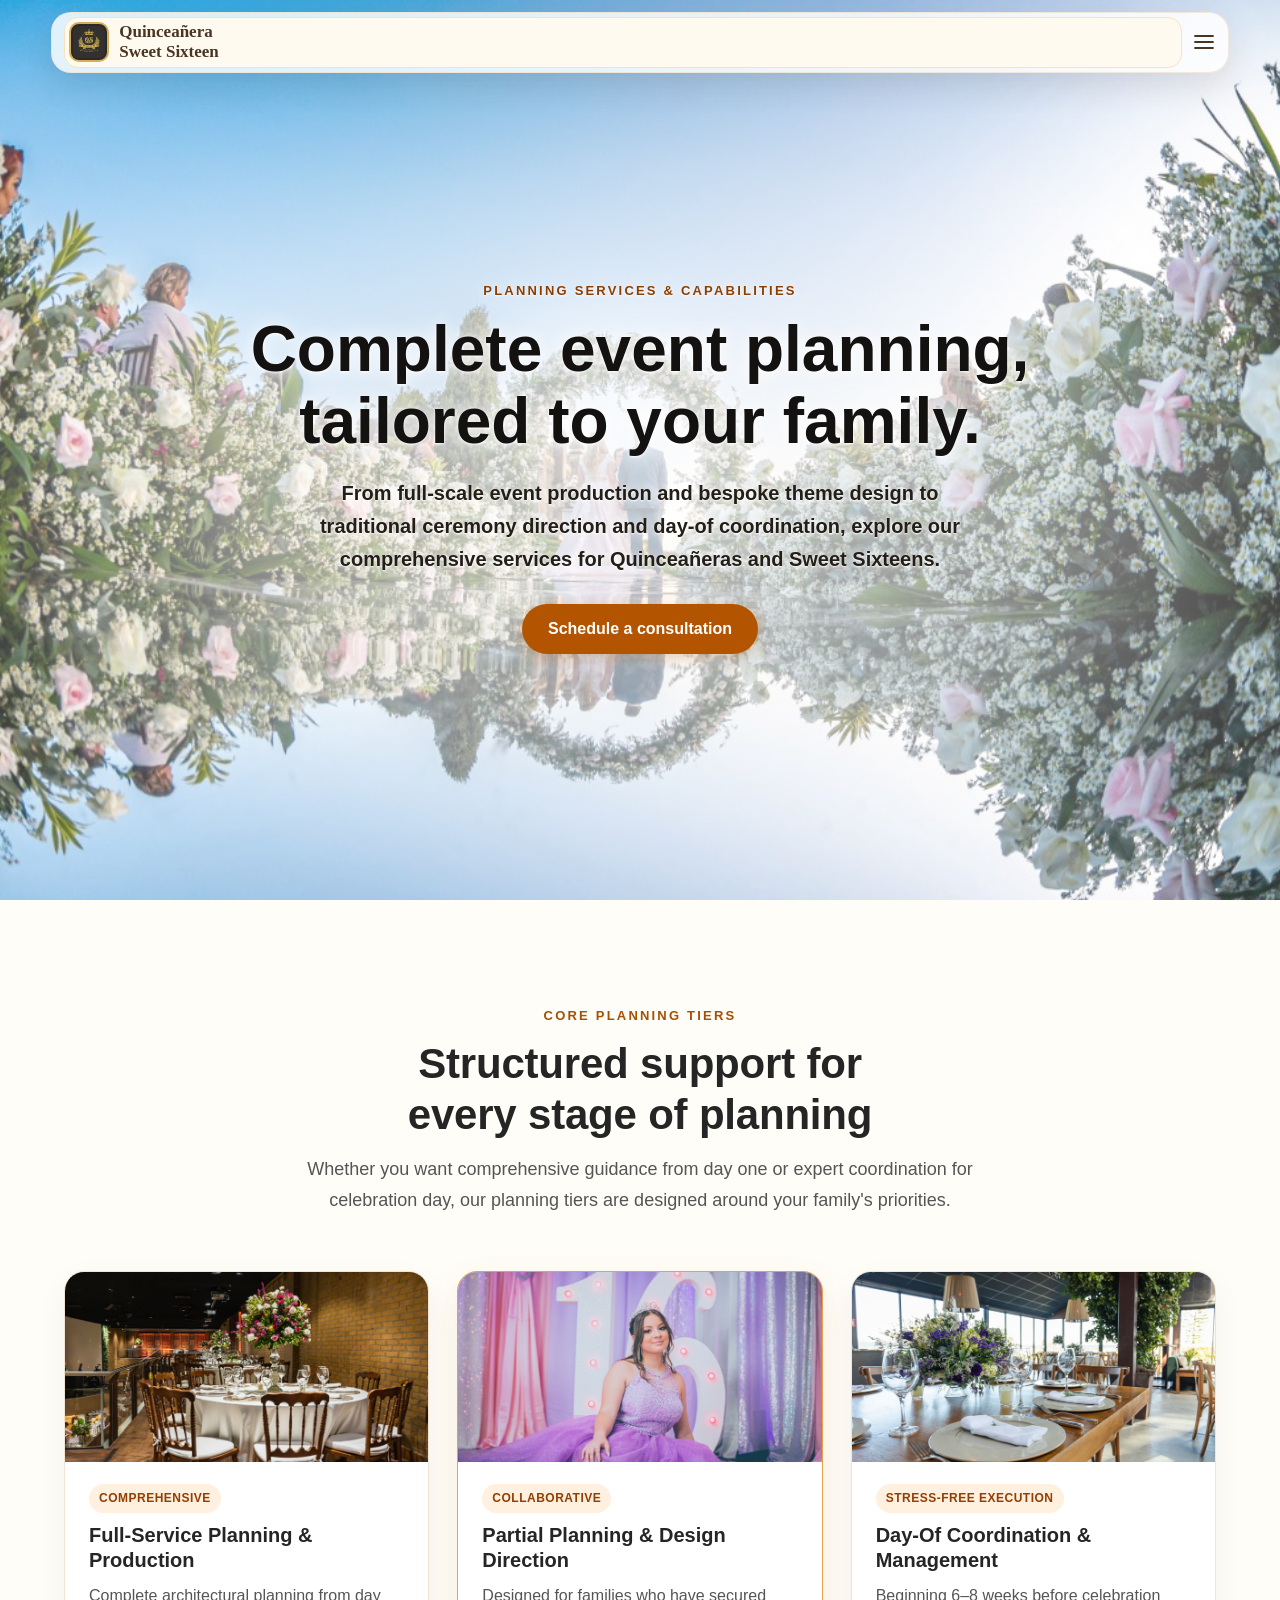
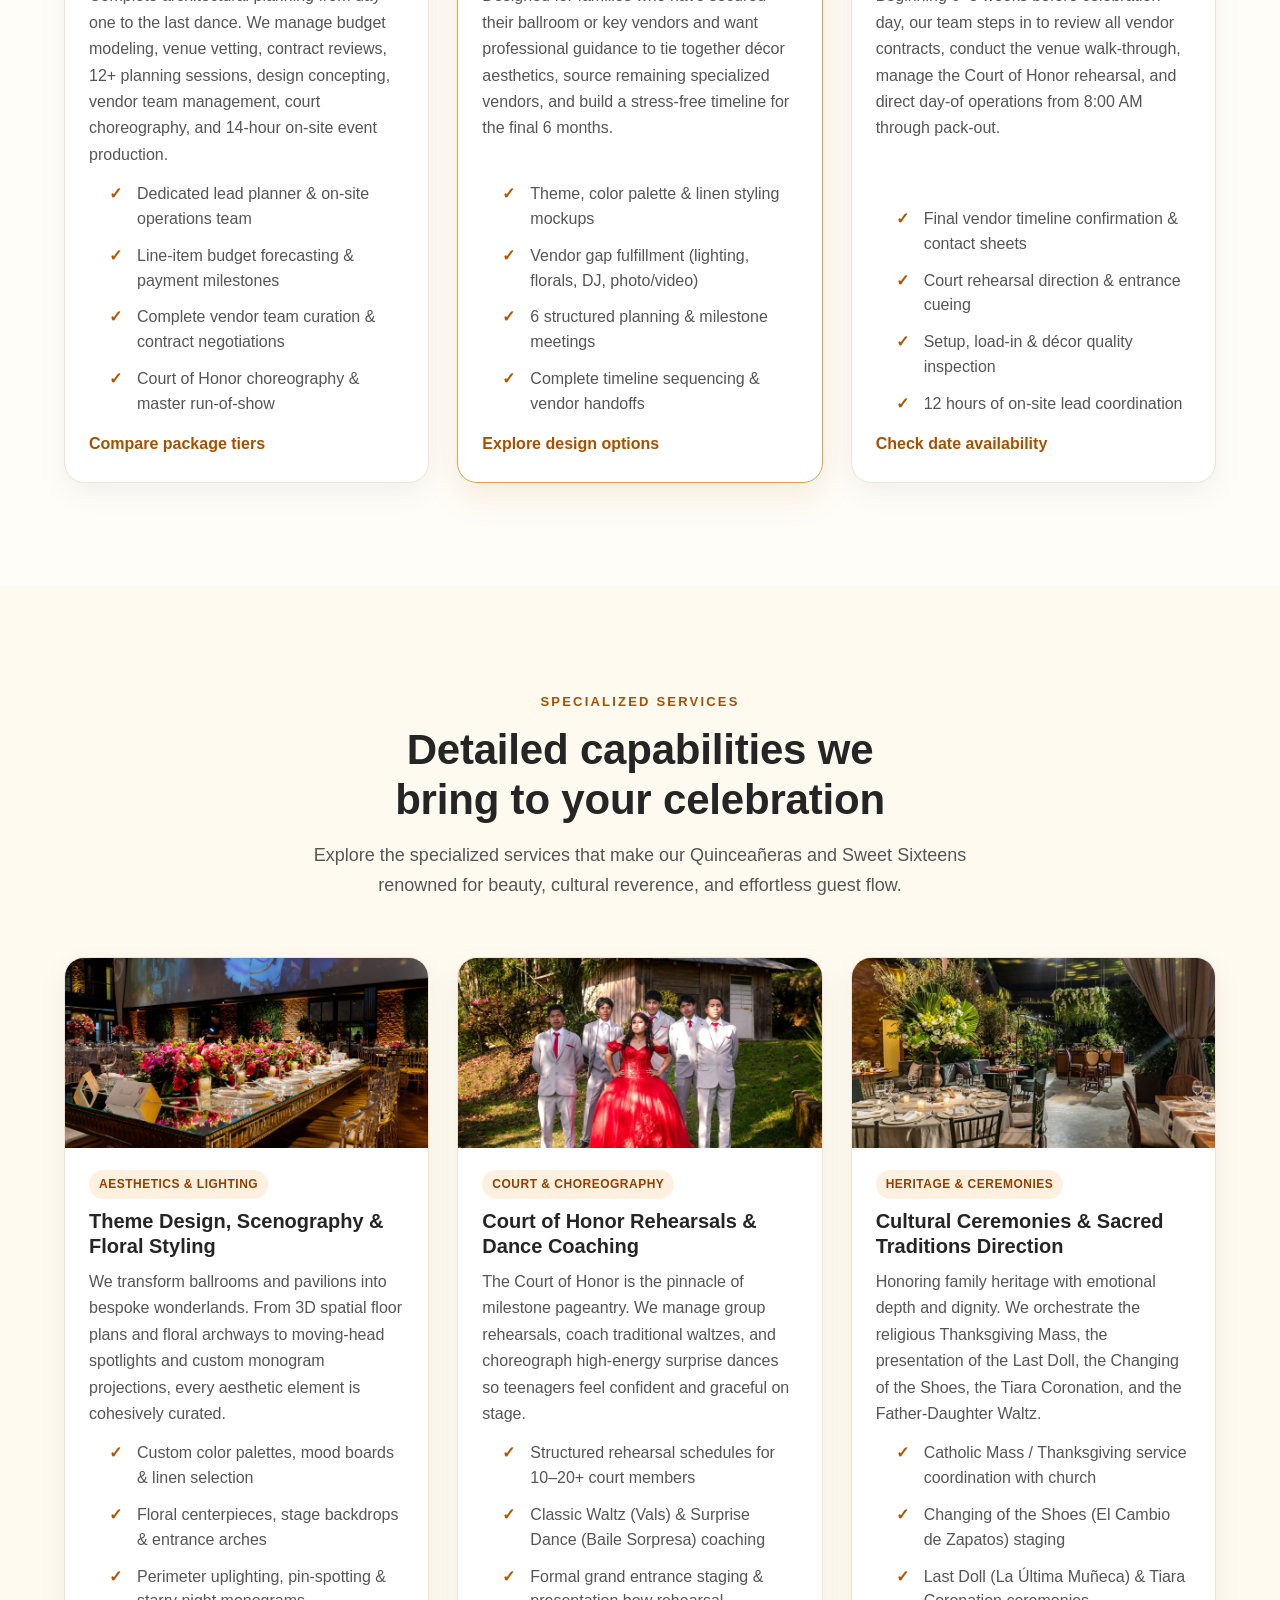
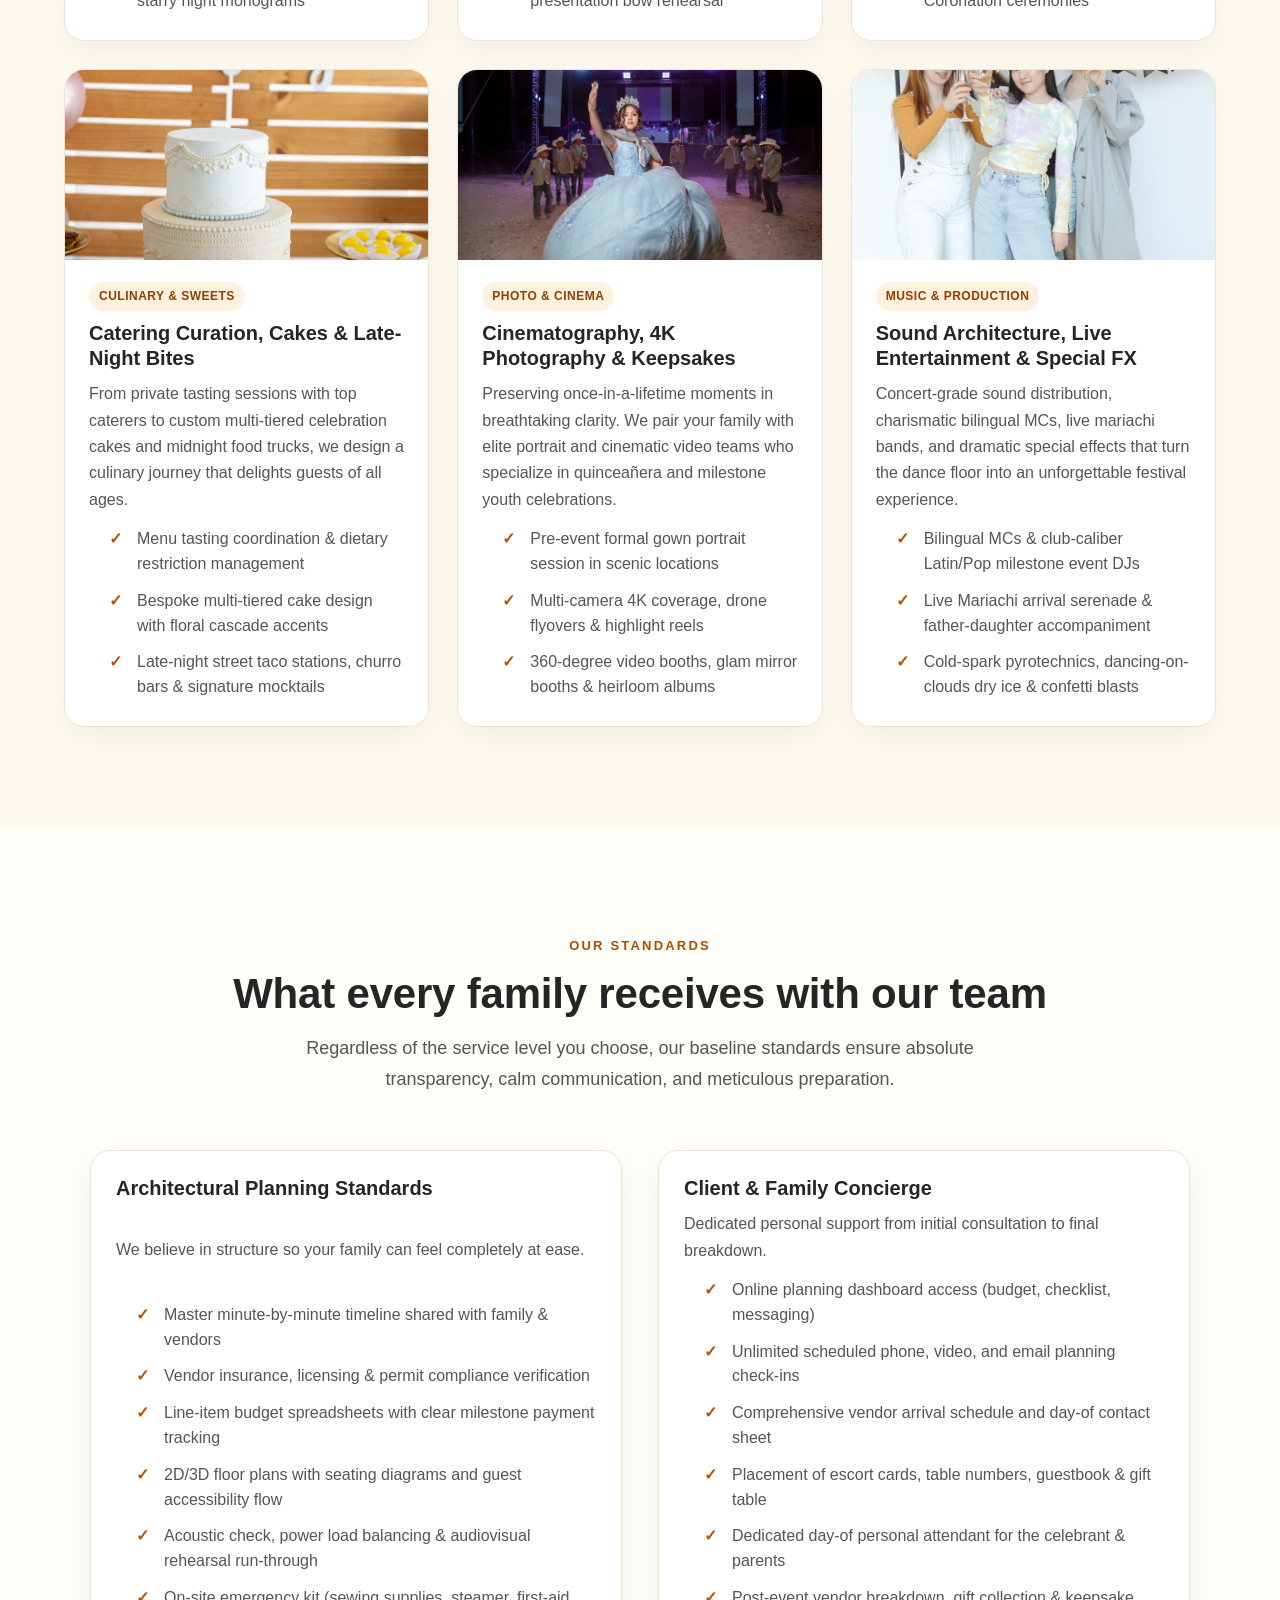
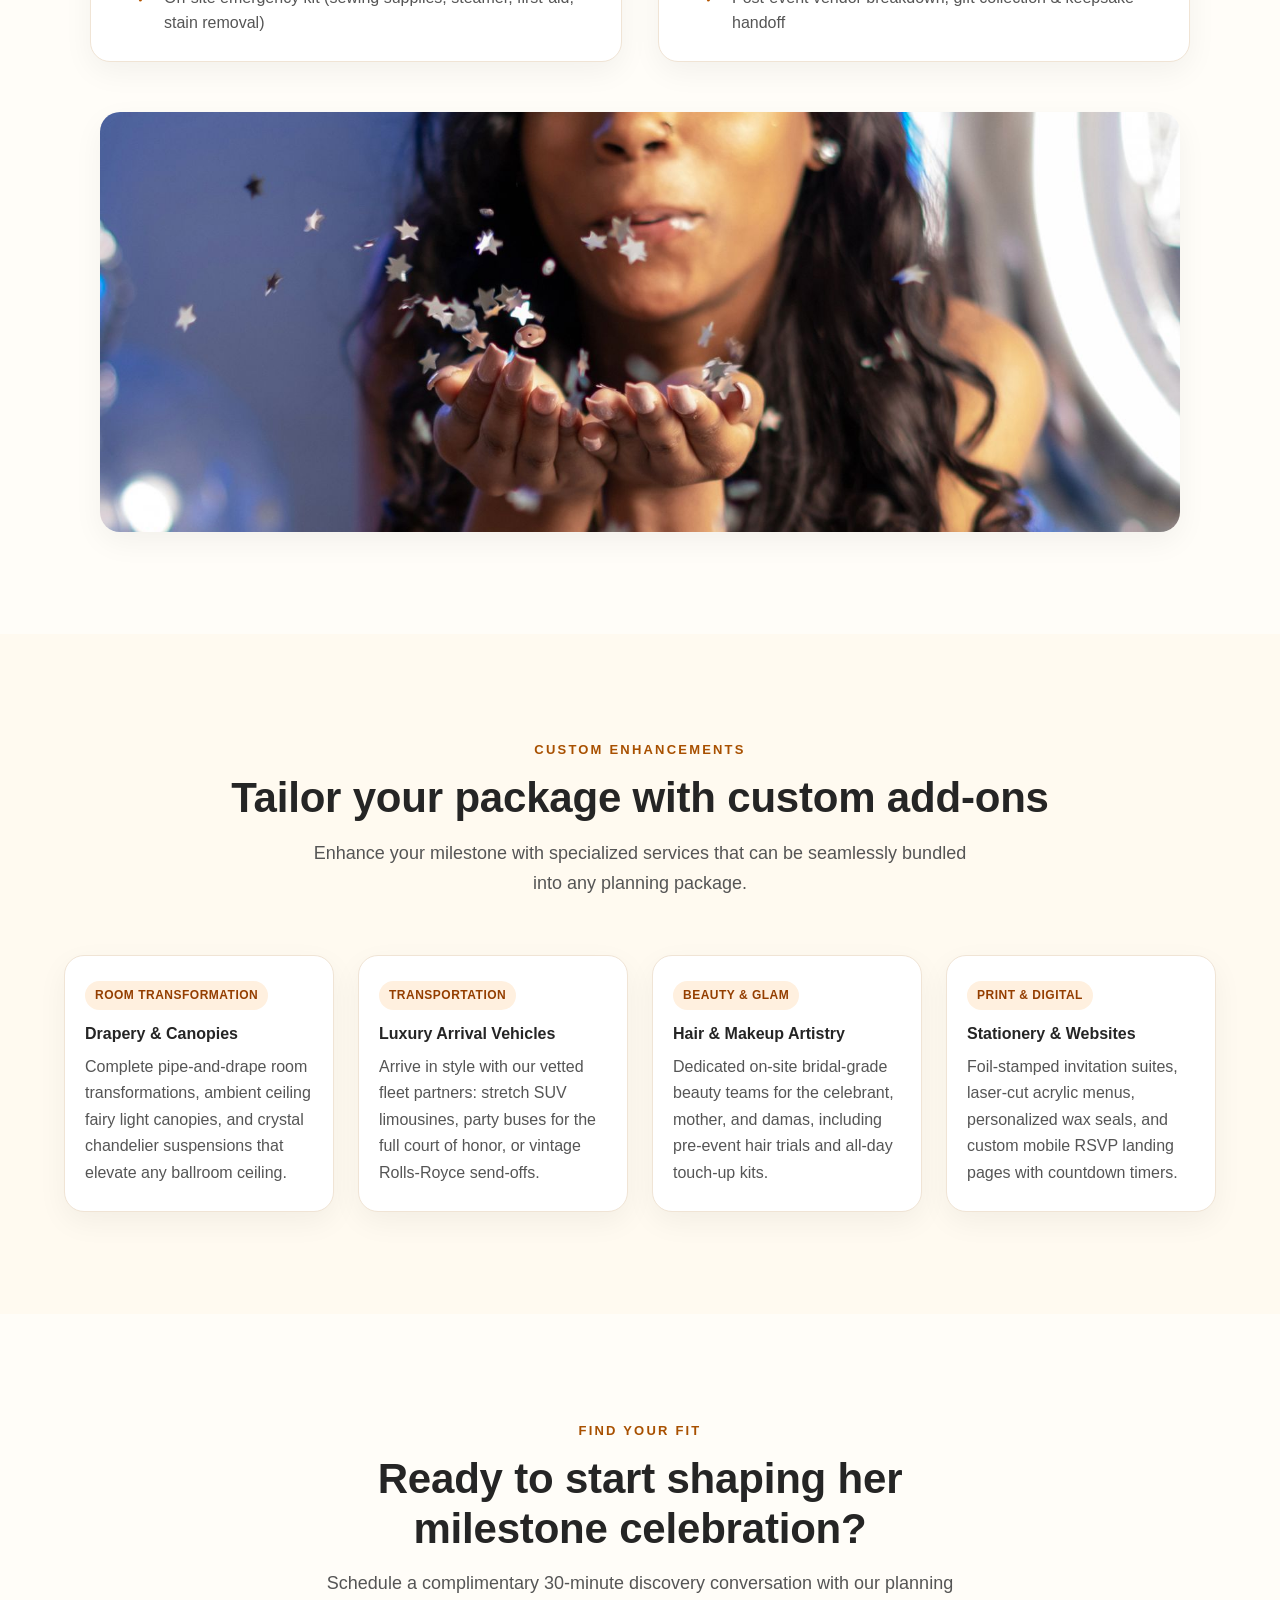
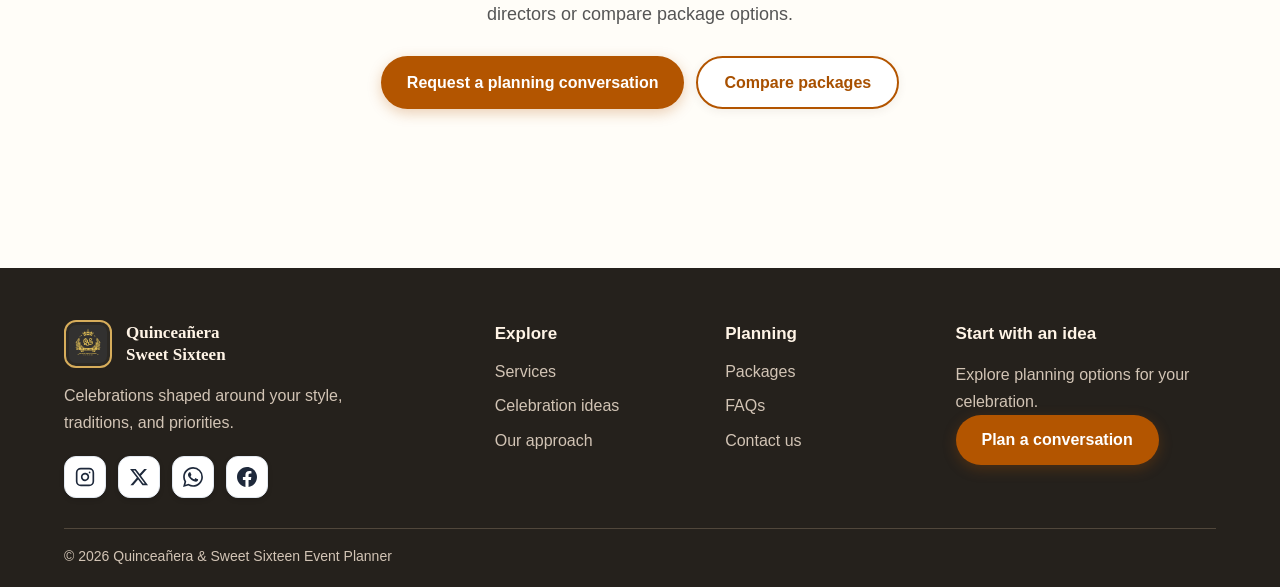
<file: services.html>
<!DOCTYPE html>
<html lang="en" dir="ltr">
<head>
    <meta charset="UTF-8">
    <meta name="viewport" content="width=device-width, initial-scale=1.0">
    <title>Services &amp; Capabilities | Quinceañera &amp; Sweet Sixteen Event Planner</title>
    <link rel="icon" type="image/x-icon" href="favicon.ico">
    <link rel="shortcut icon" type="image/x-icon" href="favicon.ico">
    <link rel="icon" type="image/png" sizes="32x32" href="favicon-32x32.png">
    <link rel="icon" type="image/png" sizes="16x16" href="favicon-16x16.png">
    <link rel="apple-touch-icon" sizes="180x180" href="images/QS.png">
<link rel="stylesheet" href="css/style.css?v=4.8">
    <script src="js/site-shell.js?v=4.8" defer></script>
    <script src="js/main.js?v=4.8" defer></script>
</head>
<body data-page="services">
    <div id="siteHeader"></div>
    <main>
        <!-- HERO -->
        <section class="page-hero has-photo">
            <img class="hero-photo" src="images/hero-services-mirror-aisle.jpg" alt="Luxury mirror-floor celebration aisle framed by lush white florals leading to an ornate floral arch under a blue sky">
            <div class="page-hero-content">
                <p class="eyebrow">PLANNING SERVICES &amp; CAPABILITIES</p>
                <h1>Complete event planning, tailored to your family.</h1>
                <p>From full-scale event production and bespoke theme design to traditional ceremony direction and day-of coordination, explore our comprehensive services for Quinceañeras and Sweet Sixteens.</p>
                <div class="button-row">
                    <a class="button" href="contact.html">Schedule a consultation</a>
                </div>
            </div>
        </section>

        <!-- CORE PLANNING TIERS -->
        <section class="section">
            <div class="section-heading">
                <p class="eyebrow">CORE PLANNING TIERS</p>
                <h2>Structured support for every stage of planning</h2>
                <p>Whether you want comprehensive guidance from day one or expert coordination for celebration day, our planning tiers are designed around your family's priorities.</p>
            </div>
            <div class="card-grid">
                <article class="card photo-card">
                    <img src="images/pexels-17001733.jpg" alt="Reception table and floral centerpiece arranged for an elegant celebration">
                    <div class="photo-card-copy">
                        <span class="tag">COMPREHENSIVE</span>
                        <h3>Full-Service Planning &amp; Production</h3>
                        <p>Complete architectural planning from day one to the last dance. We manage budget modeling, venue vetting, contract reviews, 12+ planning sessions, design concepting, vendor team management, court choreography, and 14-hour on-site event production.</p>
                        <ul class="check-list">
                            <li>Dedicated lead planner &amp; on-site operations team</li>
                            <li>Line-item budget forecasting &amp; payment milestones</li>
                            <li>Complete vendor team curation &amp; contract negotiations</li>
                            <li>Court of Honor choreography &amp; master run-of-show</li>
                        </ul>
                        <a class="card-link" href="pricing.html">Compare package tiers</a>
                    </div>
                </article>
                <article class="card photo-card featured-card">
                    <img src="images/pexels-29534670.jpg" alt="Sweet Sixteen celebrant posing beside illuminated number decorations">
                    <div class="photo-card-copy">
                        <span class="tag">COLLABORATIVE</span>
                        <h3>Partial Planning &amp; Design Direction</h3>
                        <p>Designed for families who have secured their ballroom or key vendors and want professional guidance to tie together décor aesthetics, source remaining specialized vendors, and build a stress-free timeline for the final 6 months.</p>
                        <ul class="check-list">
                            <li>Theme, color palette &amp; linen styling mockups</li>
                            <li>Vendor gap fulfillment (lighting, florals, DJ, photo/video)</li>
                            <li>6 structured planning &amp; milestone meetings</li>
                            <li>Complete timeline sequencing &amp; vendor handoffs</li>
                        </ul>
                        <a class="card-link" href="pricing.html">Explore design options</a>
                    </div>
                </article>
                <article class="card photo-card">
                    <img src="images/pexels-17206102.jpg" alt="Bright reception venue with a table styled for a celebration">
                    <div class="photo-card-copy">
                        <span class="tag">STRESS-FREE EXECUTION</span>
                        <h3>Day-Of Coordination &amp; Management</h3>
                        <p>Beginning 6–8 weeks before celebration day, our team steps in to review all vendor contracts, conduct the venue walk-through, manage the Court of Honor rehearsal, and direct day-of operations from 8:00 AM through pack-out.</p>
                        <ul class="check-list">
                            <li>Final vendor timeline confirmation &amp; contact sheets</li>
                            <li>Court rehearsal direction &amp; entrance cueing</li>
                            <li>Setup, load-in &amp; décor quality inspection</li>
                            <li>12 hours of on-site lead coordination</li>
                        </ul>
                        <a class="card-link" href="contact.html">Check date availability</a>
                    </div>
                </article>
            </div>
        </section>

        <!-- SPECIALIZED IN-DEPTH SERVICES (DETAILED DESCRIPTIONS) -->
        <section class="section">
            <div class="section-heading">
                <p class="eyebrow">SPECIALIZED SERVICES</p>
                <h2>Detailed capabilities we bring to your celebration</h2>
                <p>Explore the specialized services that make our Quinceañeras and Sweet Sixteens renowned for beauty, cultural reverence, and effortless guest flow.</p>
            </div>
            <div class="card-grid">
                <!-- SERVICE 1 -->
                <article class="card photo-card">
                    <img src="images/pexels-16120229.jpg" alt="Ballroom decorated with grand floral arches and ambient lighting">
                    <div class="photo-card-copy">
                        <span class="tag">AESTHETICS &amp; LIGHTING</span>
                        <h3>Theme Design, Scenography &amp; Floral Styling</h3>
                        <p>We transform ballrooms and pavilions into bespoke wonderlands. From 3D spatial floor plans and floral archways to moving-head spotlights and custom monogram projections, every aesthetic element is cohesively curated.</p>
                        <ul class="check-list">
                            <li>Custom color palettes, mood boards &amp; linen selection</li>
                            <li>Floral centerpieces, stage backdrops &amp; entrance arches</li>
                            <li>Perimeter uplighting, pin-spotting &amp; starry night monograms</li>
                        </ul>
                    </div>
                </article>

                <!-- SERVICE 2 -->
                <article class="card photo-card">
                    <img src="images/pexels-34723443.jpg" alt="Celebrant celebrating with her court of honor and family">
                    <div class="photo-card-copy">
                        <span class="tag">COURT &amp; CHOREOGRAPHY</span>
                        <h3>Court of Honor Rehearsals &amp; Dance Coaching</h3>
                        <p>The Court of Honor is the pinnacle of milestone pageantry. We manage group rehearsals, coach traditional waltzes, and choreograph high-energy surprise dances so teenagers feel confident and graceful on stage.</p>
                        <ul class="check-list">
                            <li>Structured rehearsal schedules for 10–20+ court members</li>
                            <li>Classic Waltz (Vals) &amp; Surprise Dance (Baile Sorpresa) coaching</li>
                            <li>Formal grand entrance staging &amp; presentation bow rehearsal</li>
                        </ul>
                    </div>
                </article>

                <!-- SERVICE 3 -->
                <article class="card photo-card">
                    <img src="images/pexels-17294764.jpg" alt="Decorated banquet hall ready for traditional ceremonies">
                    <div class="photo-card-copy">
                        <span class="tag">HERITAGE &amp; CEREMONIES</span>
                        <h3>Cultural Ceremonies &amp; Sacred Traditions Direction</h3>
                        <p>Honoring family heritage with emotional depth and dignity. We orchestrate the religious Thanksgiving Mass, the presentation of the Last Doll, the Changing of the Shoes, the Tiara Coronation, and the Father-Daughter Waltz.</p>
                        <ul class="check-list">
                            <li>Catholic Mass / Thanksgiving service coordination with church</li>
                            <li>Changing of the Shoes (El Cambio de Zapatos) staging</li>
                            <li>Last Doll (La Última Muñeca) &amp; Tiara Coronation ceremonies</li>
                        </ul>
                    </div>
                </article>

                <!-- SERVICE 4 -->
                <article class="card photo-card">
                    <img src="images/celebration-cake.jpg" alt="Tiered celebration cake and dessert display styled for milestone event">
                    <div class="photo-card-copy">
                        <span class="tag">CULINARY &amp; SWEETS</span>
                        <h3>Catering Curation, Cakes &amp; Late-Night Bites</h3>
                        <p>From private tasting sessions with top caterers to custom multi-tiered celebration cakes and midnight food trucks, we design a culinary journey that delights guests of all ages.</p>
                        <ul class="check-list">
                            <li>Menu tasting coordination &amp; dietary restriction management</li>
                            <li>Bespoke multi-tiered cake design with floral cascade accents</li>
                            <li>Late-night street taco stations, churro bars &amp; signature mocktails</li>
                        </ul>
                    </div>
                </article>

                <!-- SERVICE 5 -->
                <article class="card photo-card">
                    <img src="images/pexels-34480214.jpg" alt="Formal gown portrait photography session for milestone celebrant">
                    <div class="photo-card-copy">
                        <span class="tag">PHOTO &amp; CINEMA</span>
                        <h3>Cinematography, 4K Photography &amp; Keepsakes</h3>
                        <p>Preserving once-in-a-lifetime moments in breathtaking clarity. We pair your family with elite portrait and cinematic video teams who specialize in quinceañera and milestone youth celebrations.</p>
                        <ul class="check-list">
                            <li>Pre-event formal gown portrait session in scenic locations</li>
                            <li>Multi-camera 4K coverage, drone flyovers &amp; highlight reels</li>
                            <li>360-degree video booths, glam mirror booths &amp; heirloom albums</li>
                        </ul>
                    </div>
                </article>

                <!-- SERVICE 6 -->
                <article class="card photo-card">
                    <img src="images/pexels-7336936.jpg" alt="Celebration dance floor with energetic music and special effects lighting">
                    <div class="photo-card-copy">
                        <span class="tag">MUSIC &amp; PRODUCTION</span>
                        <h3>Sound Architecture, Live Entertainment &amp; Special FX</h3>
                        <p>Concert-grade sound distribution, charismatic bilingual MCs, live mariachi bands, and dramatic special effects that turn the dance floor into an unforgettable festival experience.</p>
                        <ul class="check-list">
                            <li>Bilingual MCs &amp; club-caliber Latin/Pop milestone event DJs</li>
                            <li>Live Mariachi arrival serenade &amp; father-daughter accompaniment</li>
                            <li>Cold-spark pyrotechnics, dancing-on-clouds dry ice &amp; confetti blasts</li>
                        </ul>
                    </div>
                </article>
            </div>
        </section>

        <!-- STANDARDS OF EXCELLENCE (INCLUDED IN EVERY SERVICE) -->
        <section class="section">
            <div class="section-heading">
                <p class="eyebrow">OUR STANDARDS</p>
                <h2>What every family receives with our team</h2>
                <p>Regardless of the service level you choose, our baseline standards ensure absolute transparency, calm communication, and meticulous preparation.</p>
            </div>
            <div class="two-column">
                <div class="card">
                    <h3>Architectural Planning Standards</h3>
                    <p>We believe in structure so your family can feel completely at ease.</p>
                    <ul class="check-list">
                        <li>Master minute-by-minute timeline shared with family &amp; vendors</li>
                        <li>Vendor insurance, licensing &amp; permit compliance verification</li>
                        <li>Line-item budget spreadsheets with clear milestone payment tracking</li>
                        <li>2D/3D floor plans with seating diagrams and guest accessibility flow</li>
                        <li>Acoustic check, power load balancing &amp; audiovisual rehearsal run-through</li>
                        <li>On-site emergency kit (sewing supplies, steamer, first-aid, stain removal)</li>
                    </ul>
                </div>
                <div class="card">
                    <h3>Client &amp; Family Concierge</h3>
                    <p>Dedicated personal support from initial consultation to final breakdown.</p>
                    <ul class="check-list">
                        <li>Online planning dashboard access (budget, checklist, messaging)</li>
                        <li>Unlimited scheduled phone, video, and email planning check-ins</li>
                        <li>Comprehensive vendor arrival schedule and day-of contact sheet</li>
                        <li>Placement of escort cards, table numbers, guestbook &amp; gift table</li>
                        <li>Dedicated day-of personal attendant for the celebrant &amp; parents</li>
                        <li>Post-event vendor breakdown, gift collection &amp; keepsake handoff</li>
                    </ul>
                </div>
            </div>
            <img class="section-image" src="images/pexels-30148412.jpg" alt="Quinceañera celebrant posing in formal gown ready for her milestone celebration">
        </section>

        <!-- CUSTOM ENHANCEMENTS & ADD-ONS -->
        <section class="section" id="custom-enhancements">
            <div class="section-heading">
                <p class="eyebrow">CUSTOM ENHANCEMENTS</p>
                <h2>Tailor your package with <span style="white-space:nowrap">custom add-ons</span></h2>
                <p>Enhance your milestone with specialized services that can be seamlessly bundled into any planning package.</p>
            </div>
            <div class="card-grid-4">
                <article class="card">
                    <span class="tag">ROOM TRANSFORMATION</span>
                    <h3>Drapery &amp; Canopies</h3>
                    <p>Complete pipe-and-drape room transformations, ambient ceiling fairy light canopies, and crystal chandelier suspensions that elevate any ballroom ceiling.</p>
                </article>
                <article class="card">
                    <span class="tag">TRANSPORTATION</span>
                    <h3>Luxury Arrival Vehicles</h3>
                    <p>Arrive in style with our vetted fleet partners: stretch SUV limousines, party buses for the full court of honor, or vintage Rolls-Royce send-offs.</p>
                </article>
                <article class="card">
                    <span class="tag">BEAUTY &amp; GLAM</span>
                    <h3>Hair &amp; Makeup Artistry</h3>
                    <p>Dedicated on-site bridal-grade beauty teams for the celebrant, mother, and damas, including pre-event hair trials and all-day touch-up kits.</p>
                </article>
                <article class="card">
                    <span class="tag">PRINT &amp; DIGITAL</span>
                    <h3>Stationery &amp; Websites</h3>
                    <p>Foil-stamped invitation suites, laser-cut acrylic menus, personalized wax seals, and custom mobile RSVP landing pages with countdown timers.</p>
                </article>
            </div>
        </section>

        <!-- CALL TO ACTION -->
        <section class="section">
            <div class="section-heading">
                <p class="eyebrow">FIND YOUR FIT</p>
                <h2>Ready to start shaping her milestone celebration?</h2>
                <p>Schedule a complimentary 30-minute discovery conversation with our planning directors or compare package options.</p>
                <div class="button-row">
                    <a class="button" href="contact.html">Request a planning conversation</a>
                    <a class="button button-outline" href="pricing.html">Compare packages</a>
                </div>
            </div>
        </section>
    </main>
    <div id="siteFooter"></div>
</body>
</html>
</file>
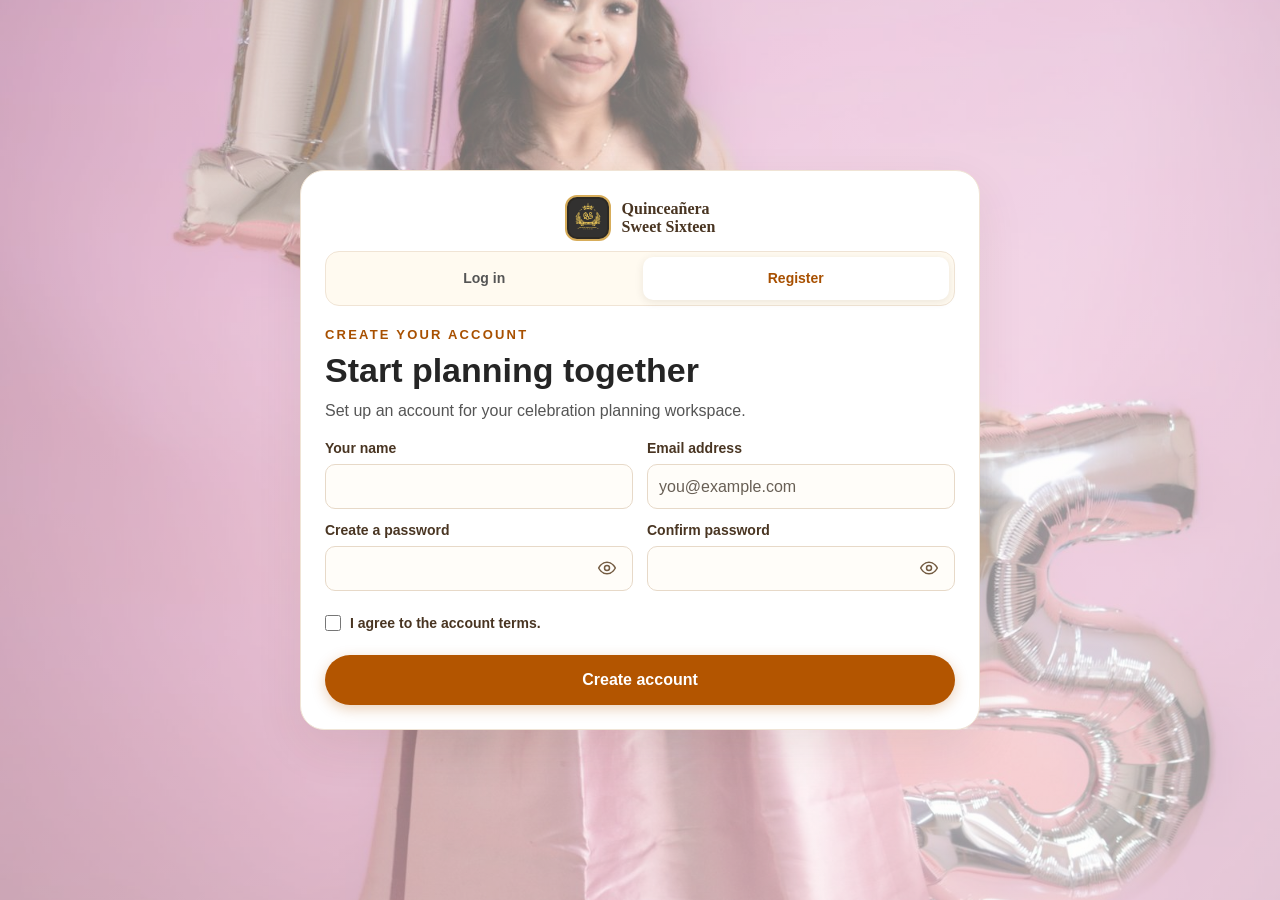
<file: signup.html>
<!DOCTYPE html>
<html lang="en" dir="ltr">
<head>
    <meta charset="UTF-8">
    <meta name="viewport" content="width=device-width, initial-scale=1.0">
    <title>Sign Up | Quinceañera &amp; Sweet Sixteen Planner</title>
    <link rel="icon" type="image/x-icon" href="favicon.ico">
    <link rel="shortcut icon" type="image/x-icon" href="favicon.ico">
    <link rel="icon" type="image/png" sizes="32x32" href="favicon-32x32.png">
    <link rel="icon" type="image/png" sizes="16x16" href="favicon-16x16.png">
    <link rel="apple-touch-icon" sizes="180x180" href="images/QS.png">
<link rel="stylesheet" href="css/style.css?v=4.8">
    <script src="js/main.js?v=4.8" defer></script>
</head>
<body data-page="signup">
    <main>
        <section class="auth-section">
            <img class="auth-backdrop" src="images/pexels-33438719.jpg" alt="Quinceañera celebrant posing in formal attire">
            <div class="auth-card signup-card">
                <a class="auth-brand" href="index.html" aria-label="Quinceañera Sweet Sixteen home">
                    <img src="images/QS.png" alt="">
                    <span>Quinceañera<br>Sweet Sixteen</span>
                </a>
                <nav class="auth-tabs" aria-label="Account pages">
                    <a class="auth-tab" href="login.html">Log in</a>
                    <a class="auth-tab" href="signup.html" aria-current="page">Register</a>
                </nav>
                <p class="eyebrow">CREATE YOUR ACCOUNT</p>
                <h1>Start planning together</h1>
                <p class="auth-intro">Set up an account for your celebration planning workspace.</p>
                <form class="auth-form signup-form demo-form">
                    <div class="signup-fields">
                    <div class="field">
                        <label for="signupName">Your name</label>
                        <input id="signupName" name="name" type="text" autocomplete="name" required>
                    </div>
                    <div class="field">
                        <label for="signupEmail">Email address</label>
                        <input id="signupEmail" name="email" type="email" autocomplete="email" placeholder="you@example.com" required>
                    </div>
                    <div class="field">
                        <label for="signupPassword">Create a password</label>
                        <div class="password-control">
                            <input id="signupPassword" name="password" type="password" autocomplete="new-password" minlength="8" required>
                            <button class="password-toggle" type="button" data-password-toggle aria-controls="signupPassword" aria-label="Show password" aria-pressed="false"></button>
                        </div>
                    </div>
                    <div class="field">
                        <label for="confirmPassword">Confirm password</label>
                        <div class="password-control">
                            <input id="confirmPassword" name="confirmPassword" type="password" autocomplete="new-password" minlength="8" required>
                            <button class="password-toggle" type="button" data-password-toggle aria-controls="confirmPassword" aria-label="Show password" aria-pressed="false"></button>
                        </div>
                    </div>
                    </div>
                    <div class="field"><label class="terms-label"><input type="checkbox" name="terms" required><span>I agree to the account terms.</span></label></div>
                    <button class="button auth-submit" type="submit">Create account</button>
                    <p class="form-confirmation" hidden>This is a front-end demo. Connect an account service to save new accounts.</p>
                </form>
            </div>
        </section>
    </main>
</body>
</html>
</file>
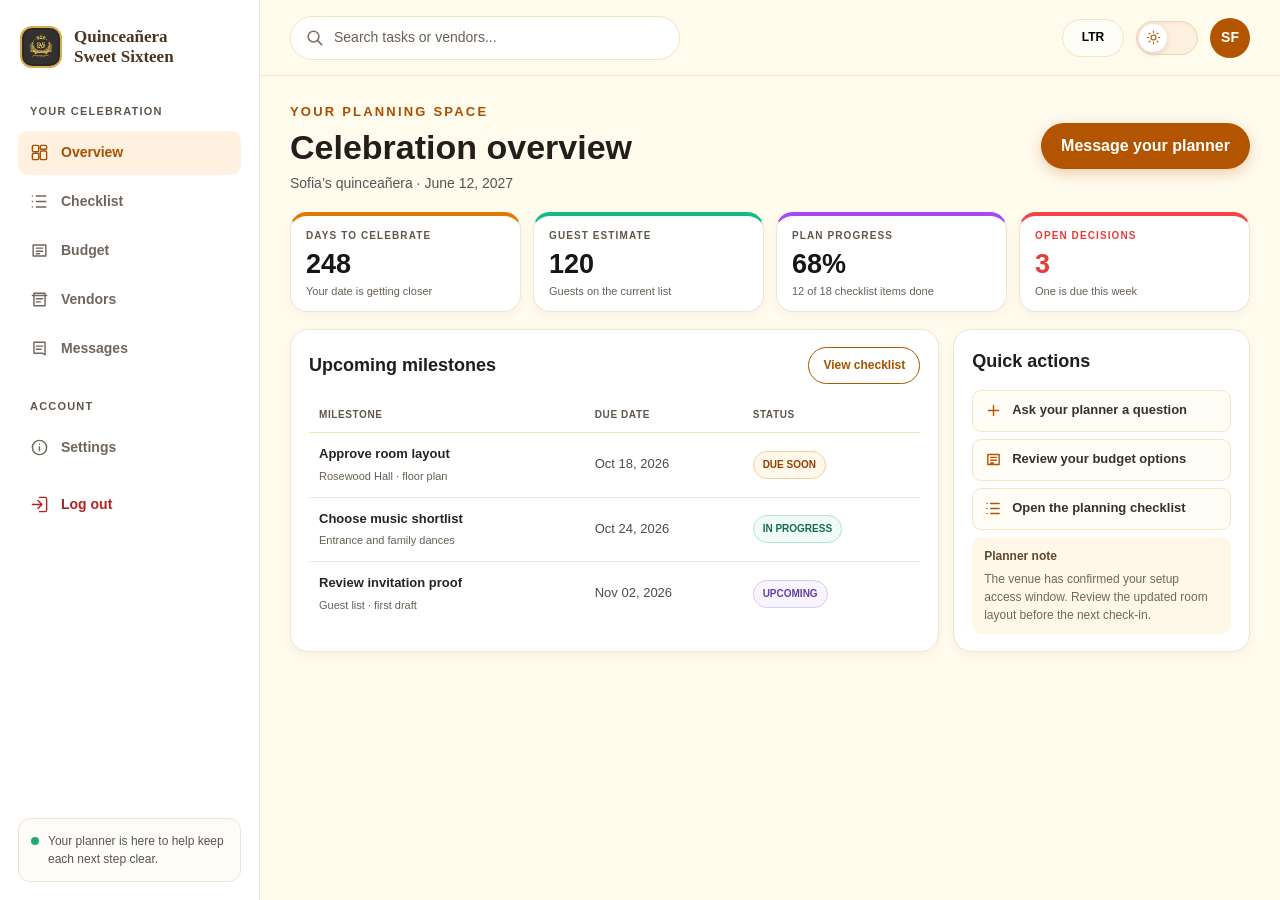
<file: user-dashboard.html>
<!DOCTYPE html>
<html lang="en" dir="ltr">
<head>
    <meta charset="UTF-8">
    <meta name="viewport" content="width=device-width, initial-scale=1.0">
    <title>Your Dashboard | Quinceañera &amp; Sweet Sixteen Planner</title>
    <link rel="icon" type="image/x-icon" href="favicon.ico">
    <link rel="shortcut icon" type="image/x-icon" href="favicon.ico">
    <link rel="icon" type="image/png" sizes="32x32" href="favicon-32x32.png">
    <link rel="icon" type="image/png" sizes="16x16" href="favicon-16x16.png">
    <link rel="apple-touch-icon" sizes="180x180" href="images/QS.png">
<link rel="stylesheet" href="css/style.css?v=4.8">
    <script src="js/main.js?v=4.8" defer></script>
</head>
<body class="dashboard-body" data-page="user-dashboard">
    <main class="dashboard-app">
        <aside class="dashboard-sidebar" id="dashboardSidebar" aria-label="Client dashboard navigation">
            <a class="dashboard-brand" href="index.html" aria-label="Quinceañera Sweet Sixteen home">
                <img src="images/QS.png" alt="">
                <span>Quinceañera<br>Sweet Sixteen</span>
            </a>
            <p class="dashboard-nav-label">YOUR CELEBRATION</p>
            <nav class="dashboard-nav">
                <button class="dashboard-nav-link is-active" type="button" data-dashboard-view="overview" data-view-title="Celebration overview" data-view-kicker="YOUR PLANNING SPACE" data-view-description="Sofia’s quinceañera · June 12, 2027" aria-current="page"><svg viewBox="0 0 24 24" aria-hidden="true"><rect x="3" y="3" width="8" height="8" rx="1.5"></rect><rect x="13" y="3" width="8" height="5" rx="1.5"></rect><rect x="13" y="10" width="8" height="11" rx="1.5"></rect><rect x="3" y="13" width="8" height="8" rx="1.5"></rect></svg><span>Overview</span></button>
                <button class="dashboard-nav-link" type="button" data-dashboard-view="tasks" data-view-title="Planning checklist" data-view-kicker="NEXT STEPS" data-view-description="Review family tasks and upcoming decisions."><svg viewBox="0 0 24 24" aria-hidden="true"><path d="M8 5h12M8 12h12M8 19h12M3 5h.01M3 12h.01M3 19h.01"></path></svg><span>Checklist</span></button>
                <button class="dashboard-nav-link" type="button" data-dashboard-view="budget" data-view-title="Budget overview" data-view-kicker="YOUR EVENT BUDGET" data-view-description="Keep estimates and decisions visible as plans develop."><svg viewBox="0 0 24 24" aria-hidden="true"><path d="M4 5h16v14H4zM8 9h8m-8 4h8m-8 3h4"></path></svg><span>Budget</span></button>
                <button class="dashboard-nav-link" type="button" data-dashboard-view="vendors" data-view-title="Vendor check-in" data-view-kicker="PEOPLE &amp; PLACES" data-view-description="See what is confirmed and which vendor details are still open."><svg viewBox="0 0 24 24" aria-hidden="true"><path d="M3 7h18M5 4h14v16H5zM8 11h8m-8 4h5"></path></svg><span>Vendors</span></button>
                <button class="dashboard-nav-link" type="button" data-dashboard-view="messages" data-view-title="Planner messages" data-view-kicker="CONVERSATIONS" data-view-description="Keep questions and planner notes together in your workspace."><svg viewBox="0 0 24 24" aria-hidden="true"><path d="M5 4h14v16l-3-2H5zM8 9h8m-8 4h6"></path></svg><span>Messages</span></button>
            </nav>
            <p class="dashboard-nav-label dashboard-system-label">ACCOUNT</p>
            <nav class="dashboard-nav">
                <button class="dashboard-nav-link" type="button" data-dashboard-view="settings" data-view-title="Account settings" data-view-kicker="PREFERENCES" data-view-description="Update the details used in your planning workspace."><svg viewBox="0 0 24 24" aria-hidden="true"><circle cx="12" cy="12" r="9"></circle><path d="M12 11v5m0-8h.01"></path></svg><span>Settings</span></button>
                <a class="dashboard-nav-link dashboard-logout" href="login.html"><svg viewBox="0 0 24 24" aria-hidden="true"><path d="M10 17l5-5-5-5M15 12H3M12 3h7a2 2 0 0 1 2 2v14a2 2 0 0 1-2 2h-7"></path></svg><span>Log out</span></a>
            </nav>
            <div class="dashboard-sidebar-note"><span class="sidebar-note-dot"></span><p>Your planner is here to help keep each next step clear.</p></div>
        </aside>
        <button class="dashboard-sidebar-backdrop" type="button" data-dashboard-menu-close aria-label="Close dashboard menu" tabindex="-1"></button>

        <div class="dashboard-workspace">
            <header class="dashboard-toolbar">
                <button class="dashboard-menu-toggle" type="button" data-dashboard-menu-toggle aria-controls="dashboardSidebar" aria-expanded="false" aria-label="Open dashboard menu"><svg viewBox="0 0 24 24" aria-hidden="true"><path d="M4 6h16M4 12h16M4 18h16"></path></svg></button>
                <label class="dashboard-search"><svg viewBox="0 0 24 24" aria-hidden="true"><circle cx="10.8" cy="10.8" r="6.8"></circle><path d="m16 16 5 5"></path></svg><span class="visually-hidden">Search your planning space</span><input type="search" placeholder="Search tasks or vendors..." data-dashboard-search></label>
                <div class="dashboard-toolbar-actions">
                    <button class="language-btn" id="directionToggle" type="button" aria-label="Switch to right-to-left direction" aria-pressed="false">LTR</button>
                    <button class="theme-toggle" id="themeToggle" type="button" aria-label="Switch to dark theme" aria-pressed="false"><span class="theme-toggle-circle"></span><span class="theme-icon" aria-hidden="true"><svg viewBox="0 0 24 24" focusable="false"><circle cx="12" cy="12" r="4"></circle><path d="M12 2v2m0 16v2M4.93 4.93l1.42 1.42m11.3 11.3 1.42 1.42M2 12h2m16 0h2M4.93 19.07l1.42-1.42m11.3-11.3 1.42-1.42"></path></svg></span></button>
                    <span class="dashboard-avatar" aria-label="Sofia's family account">SF</span>
                </div>
            </header>

            <section class="dashboard-page" id="dashboard" aria-labelledby="dashboard-title">
                <div class="dashboard-page-heading">
                    <div><p class="eyebrow" id="dashboard-kicker">YOUR PLANNING SPACE</p><h1 id="dashboard-title">Celebration overview</h1><p id="dashboard-description">Sofia’s quinceañera · June 12, 2027</p></div>
                    <button class="button" type="button" data-open-dashboard-view="messages">Message your planner</button>
                </div>

                <div class="dashboard-view" data-dashboard-panel="overview">
                    <div class="dashboard-metrics" aria-label="Celebration summary">
                        <article class="dashboard-metric metric-orange"><span class="metric-label">DAYS TO CELEBRATE</span><strong>248</strong><span class="metric-detail">Your date is getting closer</span></article>
                        <article class="dashboard-metric metric-green"><span class="metric-label">GUEST ESTIMATE</span><strong>120</strong><span class="metric-detail">Guests on the current list</span></article>
                        <article class="dashboard-metric metric-purple"><span class="metric-label">PLAN PROGRESS</span><strong>68%</strong><span class="metric-detail">12 of 18 checklist items done</span></article>
                        <article class="dashboard-metric metric-red"><span class="metric-label">OPEN DECISIONS</span><strong>3</strong><span class="metric-detail">One is due this week</span></article>
                    </div>
                    <div class="dashboard-panels">
                        <div class="dashboard-panel dashboard-table-panel" role="region" aria-labelledby="milestones-title">
                            <div class="dashboard-panel-heading"><h2 id="milestones-title">Upcoming milestones</h2><button type="button" data-open-dashboard-view="tasks">View checklist</button></div>
                            <div class="dashboard-table-wrap"><table class="dashboard-table"><thead><tr><th scope="col">MILESTONE</th><th scope="col">DUE DATE</th><th scope="col">STATUS</th></tr></thead><tbody>
                                <tr data-search-text="Approve room layout Rosewood Hall floor plan"><td><strong>Approve room layout</strong><span>Rosewood Hall · floor plan</span></td><td>Oct 18, 2026</td><td><span class="dashboard-status status-soon">Due soon</span></td></tr>
                                <tr data-search-text="Choose music shortlist entrance dances"><td><strong>Choose music shortlist</strong><span>Entrance and family dances</span></td><td>Oct 24, 2026</td><td><span class="dashboard-status status-progress">In progress</span></td></tr>
                                <tr data-search-text="Review invitation proof guest list"><td><strong>Review invitation proof</strong><span>Guest list · first draft</span></td><td>Nov 02, 2026</td><td><span class="dashboard-status status-planned">Upcoming</span></td></tr>
                            </tbody></table></div>
                        </div>
                        <aside class="dashboard-panel dashboard-quick-panel" aria-labelledby="quick-actions-title"><h2 id="quick-actions-title">Quick actions</h2>
                            <button class="dashboard-action" type="button" data-open-dashboard-view="messages"><svg viewBox="0 0 24 24" aria-hidden="true"><path d="M12 5v14m-7-7h14"></path></svg><span>Ask your planner a question</span></button>
                            <button class="dashboard-action" type="button" data-open-dashboard-view="budget"><svg viewBox="0 0 24 24" aria-hidden="true"><path d="M4 5h16v14H4zM8 9h8m-8 4h8m-8 4h4"></path></svg><span>Review your budget options</span></button>
                            <button class="dashboard-action" type="button" data-open-dashboard-view="tasks"><svg viewBox="0 0 24 24" aria-hidden="true"><path d="M8 5h12M8 12h12M8 19h12M3 5h.01M3 12h.01M3 19h.01"></path></svg><span>Open the planning checklist</span></button>
                            <div class="dashboard-note"><strong>Planner note</strong><p>The venue has confirmed your setup access window. Review the updated room layout before the next check-in.</p></div>
                        </aside>
                    </div>
                </div>

                <div class="dashboard-view" data-dashboard-panel="tasks" hidden>
                    <div class="dashboard-panel dashboard-full-panel"><div class="dashboard-panel-heading"><h2>Tasks for your family</h2><span class="dashboard-status status-progress">12 of 18 complete</span></div><div class="dashboard-table-wrap"><table class="dashboard-table"><thead><tr><th scope="col">TASK</th><th scope="col">OWNER</th><th scope="col">DUE</th><th scope="col">STATUS</th></tr></thead><tbody>
                        <tr data-search-text="Choose invitation wording family"><td><strong>Choose final invitation wording</strong><span>Confirm names and event details</span></td><td>Your family</td><td>Oct 16</td><td><span class="dashboard-status status-soon">This week</span></td></tr>
                        <tr data-search-text="Approve room layout venue floor plan"><td><strong>Approve the room layout</strong><span>Review seating and guest flow</span></td><td>Your family</td><td>Oct 18</td><td><span class="dashboard-status status-soon">Due soon</span></td></tr>
                        <tr data-search-text="Confirm ceremony participants"><td><strong>Confirm ceremony participants</strong><span>Share names and roles with your planner</span></td><td>Your family</td><td>Oct 18</td><td><span class="dashboard-status status-progress">In progress</span></td></tr>
                        <tr data-search-text="Review music shortlist"><td><strong>Review the music shortlist</strong><span>Mark the songs for key moments</span></td><td>Your family</td><td>Oct 24</td><td><span class="dashboard-status status-planned">Upcoming</span></td></tr>
                    </tbody></table></div></div>
                </div>

                <div class="dashboard-view" data-dashboard-panel="budget" hidden>
                    <div class="dashboard-metrics dashboard-budget-summary"><article class="dashboard-metric metric-orange"><span class="metric-label">WORKING BUDGET</span><strong>$22,000</strong><span class="metric-detail">Current family target</span></article><article class="dashboard-metric metric-purple"><span class="metric-label">ESTIMATED COMMITMENTS</span><strong>$18,450</strong><span class="metric-detail">About 84% of the target</span></article></div>
                    <div class="dashboard-panel dashboard-full-panel"><div class="dashboard-panel-heading"><h2>Estimate by category</h2><span class="dashboard-status status-progress">Updated Oct 06</span></div><div class="budget-category"><div><strong>Venue and catering</strong><span>$8,200 of $9,000</span></div><div class="progress-track" style="--progress:91%"><span></span></div></div><div class="budget-category"><div><strong>Photography and video</strong><span>$2,600 of $3,000</span></div><div class="progress-track" style="--progress:87%"><span></span></div></div><div class="budget-category"><div><strong>Décor and florals</strong><span>$3,450 of $4,000</span></div><div class="progress-track" style="--progress:86%"><span></span></div></div><div class="budget-category"><div><strong>Music and other details</strong><span>$4,200 of $6,000</span></div><div class="progress-track" style="--progress:70%"><span></span></div></div><p class="dashboard-muted-note">These planning figures are estimates; confirm final costs with each vendor.</p></div>
                </div>

                <div class="dashboard-view" data-dashboard-panel="vendors" hidden>
                    <div class="dashboard-panel dashboard-full-panel"><div class="dashboard-panel-heading"><h2>Vendor status</h2><span class="dashboard-status status-progress">2 confirmed · 1 to review</span></div><div class="dashboard-table-wrap"><table class="dashboard-table"><thead><tr><th scope="col">VENDOR</th><th scope="col">SERVICE</th><th scope="col">STATUS</th><th scope="col">NEXT STEP</th></tr></thead><tbody>
                        <tr data-search-text="Rosewood Hall venue confirmed layout"><td><strong>Rosewood Hall</strong><span>Setup access starts at 10:00 AM</span></td><td>Venue</td><td><span class="dashboard-status status-progress">Confirmed</span></td><td>Approve floor plan</td></tr>
                        <tr data-search-text="Luna Studio photography package compare"><td><strong>Luna Studio</strong><span>Two package options saved</span></td><td>Photography</td><td><span class="dashboard-status status-soon">In review</span></td><td>Compare coverage</td></tr>
                        <tr data-search-text="Transportation pickup route estimate"><td><strong>Transportation</strong><span>Pickup details needed</span></td><td>Guest travel</td><td><span class="dashboard-status status-planned">To contact</span></td><td>Collect addresses</td></tr>
                    </tbody></table></div></div>
                </div>

                <div class="dashboard-view" data-dashboard-panel="messages" hidden>
                    <div class="message-list"><article class="dashboard-panel message-card" data-search-text="Room layout Rosewood Hall planner note"><div class="message-card-heading"><div><span class="message-avatar">PL</span><strong>Planning team</strong></div><time datetime="2026-10-06">Oct 06</time></div><h2>Room layout is ready for review</h2><p>The venue confirmed the setup access window. Please review the current seating plan and mark any family groupings you would like us to adjust.</p></article><article class="dashboard-panel message-card" data-search-text="Music shortlist family dances planner follow up"><div class="message-card-heading"><div><span class="message-avatar">PL</span><strong>Planning team</strong></div><time datetime="2026-10-02">Oct 02</time></div><h2>Music shortlist check-in</h2><p>When you have a moment, choose the songs for the entrance and family dances. We can help narrow down options during your next check-in.</p></article><div class="dashboard-panel message-compose"><h2>Send a note to your planner</h2><form data-dashboard-message-form><label for="plannerMessage">Your message</label><textarea id="plannerMessage" required placeholder="Write a question or update..."></textarea><button class="button" type="submit">Send message</button><p class="settings-saved" data-message-status hidden>Demo only: connect a messaging service to deliver your note.</p></form></div></div>
                </div>

                <div class="dashboard-view" data-dashboard-panel="settings" hidden>
                    <div class="dashboard-settings-grid"><div class="dashboard-panel"><h2>Profile details</h2><form class="dashboard-settings-form" data-dashboard-settings><label>Name<input name="name" value="Sofia’s family" autocomplete="name"></label><label>Email address<input name="email" type="email" value="family@example.com" autocomplete="email"></label><label>Celebration date<input name="eventDate" type="date" value="2027-06-12"></label><button class="button" type="submit">Save profile</button><p class="settings-saved" hidden>Profile settings saved in this browser.</p></form></div><div class="dashboard-panel"><h2>Planning preferences</h2><form class="dashboard-settings-form" data-dashboard-settings><label class="setting-check"><input type="checkbox" name="weeklySummary" checked><span>Send me a weekly planning summary</span></label><label class="setting-check"><input type="checkbox" name="vendorUpdates" checked><span>Include vendor updates in my messages</span></label><label class="setting-check"><input type="checkbox" name="deadlineReminders" checked><span>Remind me before task due dates</span></label><button class="button button-outline" type="submit">Save preferences</button><p class="settings-saved" hidden>Preferences saved in this browser.</p></form></div></div>
                </div>
                <p class="dashboard-empty-search" hidden>No matching items in this view.</p>
            </section>
        </div>
    </main>
</body>
</html>
</file>
<file: css/style.css>
* { box-sizing: border-box; margin: 0; padding: 0; }

:root {
    --cream: #fffaf0;
    --white: #ffffff;
    --ink: #252525;
    --muted: #555555;
    --brown: #493522;
    --orange: #b35500;
    --orange-dark: #a85000;
    --gold-border: #f0e4d5;
    --soft-orange: #fff0df;
    --card-shadow: 0 10px 30px rgba(0, 0, 0, .05);
    --site-header-height: 60px;
    --hero-overlay: radial-gradient(ellipse at center, rgba(255,255,255,.76) 0%, rgba(255,255,255,.48) 45%, rgba(255,255,255,.14) 75%, transparent 100%), rgba(255,255,255,.14);
    --hero-overlay-mobile: radial-gradient(ellipse at center, rgba(255,255,255,.82) 0%, rgba(255,255,255,.55) 50%, rgba(255,255,255,.20) 85%, transparent 100%), rgba(255,255,255,.18);
    --hero-overlay-rtl: var(--hero-overlay);
    --hero-h1-shadow: 0 1px 3px rgba(255,255,255,1), 0 0 16px rgba(255,255,255,0.85), 0 0 32px rgba(255,255,255,0.60);
    --hero-p-shadow: 0 1px 2px rgba(255,255,255,1), 0 0 12px rgba(255,255,255,0.80);
    --auth-backdrop-opacity: .80;
    --auth-overlay: linear-gradient(135deg, rgba(255,255,255,.24) 0%, rgba(255,255,255,.50) 100%);
}

html { scroll-behavior: smooth; scroll-padding-top: 112px; }
.section, section, [id] { scroll-margin-top: 112px; }
body { min-width: 320px; background: var(--cream); color: var(--ink); font-family: Arial, Helvetica, sans-serif; line-height: 1.6; }
a { color: inherit; }
button, input, select, textarea { font: inherit; }
:focus-visible { outline: 3px solid var(--orange); outline-offset: 3px; }
body.dark-mode :focus-visible { outline: 3px solid #ffd28b; outline-offset: 3px; }

#siteHeader { position: fixed; top: 12px; left: 0; right: 0; width: 100%; z-index: 1000; pointer-events: none; transition: top .25s ease; }
.site-header { width: 90%; max-width: 1380px; margin: 0 auto; pointer-events: auto; }
.navbar { display: grid; grid-template-columns: auto minmax(0, 1fr) auto; align-items: center; gap: 12px; min-height: 58px; padding: 4px 14px; border: 1px solid rgba(240, 228, 213, 0.85); border-radius: 20px; background: rgba(255, 255, 255, 0.82); backdrop-filter: blur(16px); -webkit-backdrop-filter: blur(16px); box-shadow: 0 12px 32px rgba(73, 53, 34, .12); }
.brand { display: flex; align-items: center; gap: 10px; padding: 4px 10px 4px 4px; border: 1px solid #f5e4bd; border-radius: 14px; background: var(--cream); color: var(--brown); text-decoration: none; }
.brand-logo { width: 40px; height: 40px; flex: 0 0 40px; padding: 2px; object-fit: contain; border: 2px solid #d7ad5b; border-radius: 10px; background: #2c2924; }
.footer-logo { width: 48px; height: 48px; flex: 0 0 48px; padding: 3px; object-fit: contain; border: 2px solid #d7ad5b; border-radius: 12px; background: #2c2924; }
.brand-name { max-width: 320px; color: var(--brown); font: 700 15px/1.2 Georgia, "Times New Roman", serif; }
.footer-brand-link span { max-width: 320px; color: var(--brown); font: 700 17px/1.25 Georgia, "Times New Roman", serif; }
.brand .brand-name { color: #493522; }
.site-footer .footer-brand-link span { color: #fff4e6; }
.nav-links { display: flex; align-items: center; justify-content: space-between; gap: 6px; min-width: 0; padding-inline: 4px; }
.nav-link { position: relative; display: inline-flex; align-items: center; justify-content: center; padding: 8px 11px; border: 1px solid transparent; border-radius: 12px; background: transparent; color: #222; font-size: 14px; font-weight: 600; line-height: 1.2; text-decoration: none; white-space: nowrap; transition: background-color .2s ease, color .2s ease, transform .2s ease, border-color .2s ease; }
.nav-link::before { display: none; }
.nav-link:hover { transform: translateY(-1px); border-color: #f5e4bd; background: var(--soft-orange); color: var(--orange-dark); }
.nav-link.active, .nav-link[aria-current="page"], .nav-link.is-current, .nav-dropdown[open] > summary { background: #fcebd9; color: #943e00; }
.nav-dropdown { position: relative; flex-shrink: 0; }
.nav-dropdown > summary { display: inline-flex; align-items: center; cursor: pointer; list-style: none; }
.nav-dropdown > summary::-webkit-details-marker { display: none; }
.nav-dropdown > summary::marker { content: ""; }
.nav-dropdown > summary::after { display: inline-block; align-self: center; width: 5px; height: 5px; flex: 0 0 5px; margin-inline-start: 9px; border-right: 1.5px solid currentColor; border-bottom: 1.5px solid currentColor; content: ""; transform: rotate(45deg); transition: transform .2s ease; }
.dropdown-menu { position: absolute; top: calc(100% + 11px); left: 0; z-index: 1100; display: none; width: max-content; min-width: 225px; max-width: calc(100vw - 32px); padding: 9px; border: 1px solid #ead8bd; border-radius: 18px; background: linear-gradient(145deg, #fff 0%, #fffaf2 100%); box-shadow: 0 18px 42px rgba(73, 53, 34, .16); }
.dropdown-link { display: flex; align-items: center; padding: 11px 13px; border-radius: 12px; color: var(--brown); font-size: 14px; font-weight: 600; line-height: 1.3; text-decoration: none; white-space: nowrap; transition: background-color .18s ease, color .18s ease, transform .18s ease; }
.dropdown-link:hover { transform: translateX(2px); background: var(--soft-orange); color: var(--orange-dark); }
.dropdown-link[aria-current="page"] { background: var(--soft-orange); color: var(--orange-dark); font-weight: 700; }
.nav-actions { display: flex; align-items: center; gap: 10px; }
.theme-toggle { position: relative; width: 62px; height: 34px; flex: 0 0 62px; border: 1px solid #f0d9b7; border-radius: 24px; background: #fff1df; box-shadow: inset 0 1px 3px rgba(73, 53, 34, .08); cursor: pointer; }
.theme-toggle-circle { position: absolute; top: 2px; left: 2px; width: 28px; height: 28px; border-radius: 50%; background: var(--white); box-shadow: 0 2px 7px rgba(0, 0, 0, .12); transition: transform .3s ease; }
.theme-icon { position: absolute; top: 2px; left: 2px; display: grid; width: 28px; height: 28px; place-items: center; color: var(--orange); line-height: 1; transition: transform .3s ease, color .2s ease; }
.theme-icon svg { display: block; width: 15px; height: 15px; fill: none; stroke: currentColor; stroke-linecap: round; stroke-linejoin: round; stroke-width: 1.8; }
.theme-toggle:focus-visible, .language-btn:focus-visible, .nav-link:focus-visible, .dropdown-link:focus-visible, .login-btn:focus-visible { outline: 3px solid var(--orange); outline-offset: 3px; }
.language-btn { width: 62px; height: 34px; border: 1px solid #f5e4bd; border-radius: 20px; background: #fffdf7; font-size: 12px; font-weight: 600; cursor: pointer; }
.nav-divider { width: 1px; height: 24px; margin: 0 8px; background: #f1dfc3; }
.login-btn { display: inline-flex; min-height: 34px; align-items: center; justify-content: center; padding: 7px 20px; border: 1px solid var(--orange); border-radius: 20px; background: var(--orange); color: var(--white); font-size: 13.5px; font-weight: 700; text-decoration: none; white-space: nowrap; box-shadow: 0 4px 14px rgba(216, 117, 0, .24); transition: background-color .2s ease, border-color .2s ease, color .2s ease, transform .2s ease, box-shadow .2s ease; }
.login-btn:hover { background: #964500; border-color: #964500; color: var(--white); transform: translateY(-1px); box-shadow: 0 6px 18px rgba(179, 85, 0, .32); }
.login-btn:active { transform: translateY(0); box-shadow: 0 2px 6px rgba(216, 117, 0, .2); }
.menu-toggle { display: none; border: 0; background: transparent; color: var(--brown); cursor: pointer; }
.menu-toggle svg { display: block; width: 24px; height: 24px; fill: none; stroke: currentColor; stroke-linecap: round; stroke-width: 1.8; }

main { overflow: hidden; }
.hero, .page-hero { display: flex; min-height: 480px; align-items: center; justify-content: center; padding: calc(var(--site-header-height, 72px) + 36px) 20px 76px; text-align: center; }
.hero.has-photo, .page-hero.has-photo { position: relative; display: flex; justify-content: center !important; align-items: center; overflow: hidden; min-height: 100vh; background: #e8ddd0; text-align: center !important; padding: calc(var(--site-header-height, 72px) + 36px) clamp(20px, 4.5vw, 40px) 60px; }
@supports (height: 100svh) { .hero.has-photo, .page-hero.has-photo { min-height: 100svh; } }
.hero-photo { position: absolute; inset: 0; width: 100%; height: 100%; object-fit: cover; object-position: center 45%; }
.hero.has-photo::after, .page-hero.has-photo::after { position: absolute; inset: 0; background: var(--hero-overlay); content: ""; pointer-events: none; }
.hero.has-photo h1, .page-hero.has-photo h1 { color: #141210; text-shadow: var(--hero-h1-shadow); font-size: clamp(36px, 5.5vw, 64px); font-weight: 800; line-height: 1.12; margin-inline: auto !important; margin-bottom: 20px; max-width: 820px; text-align: center !important; }
.hero.has-photo .hero-content > p:not(.hero-subtitle):not(.eyebrow), .page-hero.has-photo .page-hero-content > p:not(.eyebrow) { color: #241e18; text-shadow: var(--hero-p-shadow); font-size: clamp(17px, 2vw, 20px); font-weight: 600; line-height: 1.65; margin: 0 auto 28px !important; max-width: 680px; text-align: center !important; }
.hero.has-photo .eyebrow, .page-hero.has-photo .eyebrow, .hero.has-photo .hero-subtitle, .hero-subtitle { color: #8c3e00; text-shadow: var(--hero-p-shadow); font-size: 13px; font-weight: 700; letter-spacing: 2.2px; text-transform: uppercase; display: inline-block; margin-inline: auto !important; margin-bottom: 14px; text-align: center !important; }
.hero-content, .page-hero-content { width: min(900px, 100%); }
.hero.has-photo .hero-content, .page-hero.has-photo .page-hero-content { position: relative; z-index: 2; width: min(840px, 100%); max-width: 840px; margin: 0 auto !important; text-align: center !important; display: flex; flex-direction: column; align-items: center; justify-content: center; padding: 0 !important; background: transparent !important; backdrop-filter: none !important; -webkit-backdrop-filter: none !important; border: none !important; box-shadow: none !important; }
.hero.has-photo .button-row, .page-hero.has-photo .button-row { margin: 0 auto !important; justify-content: center !important; align-items: center; display: flex; flex-wrap: wrap; gap: 14px; }
.hero.has-photo .hero-button, .page-hero.has-photo .hero-button, .hero.has-photo .button, .page-hero.has-photo .button { margin-inline: auto; }
.hero-subtitle, .eyebrow { display: inline-block; margin-bottom: 14px; color: var(--orange-dark); font-size: 13px; font-weight: 700; letter-spacing: 2.2px; line-height: 1.3; text-transform: uppercase; }
.hero h1, .page-hero h1 { margin-bottom: 20px; color: var(--ink); font-size: clamp(38px, 5.8vw, 68px); line-height: 1.1; }
.hero-content > p:not(.hero-subtitle), .page-hero-content > p:not(.eyebrow) { max-width: 760px; margin: 0 auto 28px; color: var(--muted); font-size: clamp(17px, 2vw, 20px); line-height: 1.65; }
.hero-button, .button { display: inline-flex; min-height: 46px; align-items: center; justify-content: center; padding: 12px 26px; border: 0; border-radius: 28px; background: var(--orange); color: var(--white); font-weight: 700; text-decoration: none; cursor: pointer; box-shadow: 0 4px 14px rgba(179, 85, 0, .28); transition: background-color .2s ease, transform .2s ease, box-shadow .2s ease; }
.hero-button:hover, .button:hover { background: #964500; transform: translateY(-1px); box-shadow: 0 6px 18px rgba(179, 85, 0, .36); }
.button-outline { display: inline-flex; min-height: 46px; align-items: center; justify-content: center; padding: 12px 26px; border: 2px solid var(--orange); border-radius: 28px; background: rgba(255, 255, 255, 0.96); color: var(--orange-dark); font-weight: 700; text-decoration: none; cursor: pointer; box-shadow: 0 2px 10px rgba(73, 53, 34, 0.08); transition: background-color .2s ease, border-color .2s ease, color .2s ease, transform .2s ease, box-shadow .2s ease; }
.button-outline:hover { background: var(--soft-orange); border-color: var(--orange-dark); color: var(--orange-dark); transform: translateY(-1px); box-shadow: 0 4px 14px rgba(73, 53, 34, 0.14); }
.button-row { display: flex; flex-wrap: wrap; justify-content: center; gap: 12px; }

.section { padding: clamp(76px, 8vw, 104px) 5%; }
.section:nth-of-type(even) { background: #fffdf8; }
.section-heading { max-width: 880px; margin: 0 auto clamp(38px, 4.8vw, 56px); text-align: center; }
.section-heading h2 { margin-bottom: 14px; color: var(--ink); font-size: clamp(28px, 3.6vw, 42px); font-weight: 700; line-height: 1.2; letter-spacing: -0.2px; text-wrap: balance; }
.section-heading > p:not(.eyebrow) { max-width: 680px; margin: 0 auto; color: var(--muted); font-size: clamp(16px, 1.8vw, 18px); line-height: 1.7; }
.section-heading > .button, .section-heading > .button-row { margin-top: 26px; }
.section-note { margin-top: 14px; color: var(--muted); font-size: 14px; line-height: 1.5; }
.card-grid { display: grid; grid-template-columns: repeat(3, minmax(0, 1fr)); align-items: stretch; gap: clamp(20px, 2.5vw, 28px); max-width: 1180px; margin: 0 auto; }
.card-grid > .card { height: 100%; display: flex; flex-direction: column; box-sizing: border-box; }
.card-grid-4 { display: grid; grid-template-columns: repeat(4, minmax(0, 1fr)); gap: clamp(16px, 2.2vw, 24px); max-width: 1180px; margin: 0 auto; }
.card-grid-4 .card { display: flex; flex-direction: column; padding: clamp(20px, 2.2vw, 25px) clamp(16px, 1.8vw, 20px); }
.card-grid-4 .card .tag { align-self: flex-start; margin-bottom: 14px; }
.card-grid-4 .card h3 { margin-bottom: 10px; font-size: clamp(16px, 1.25vw, 18px); line-height: 1.25; white-space: nowrap; }
.card-grid-4 .card p { flex: 1; }
.card { padding: 25px; border: 1px solid var(--gold-border); border-radius: 20px; background: var(--white); box-shadow: var(--card-shadow); }
.photo-card { display: flex; flex-direction: column; overflow: hidden; padding: 0; height: 100%; box-sizing: border-box; }
.photo-card > img { display: block; width: 100%; height: 190px; flex: 0 0 190px; object-fit: cover; }
.photo-card-copy { display: flex; flex: 1; flex-direction: column; align-items: flex-start; padding: 22px 24px 26px; }
.photo-card-copy > h3 { width: 100%; min-height: 2.5em; margin-bottom: 10px; font-size: 20px; line-height: 1.25; }
.photo-card-copy > .article-meta { width: 100%; margin: 6px 0 12px; color: #6e543b; font-size: 13px; font-weight: 600; min-height: 1.3em; }
.photo-card-copy > p:not(.article-meta) { margin: 0; line-height: 1.65; flex: 1; }
.photo-card-copy .card-link { margin-top: auto; padding-top: 14px; }
.section-image { display: block; width: min(1080px, 100%); max-height: 420px; margin: clamp(34px, 4.5vw, 50px) auto 0; border-radius: 20px; object-fit: cover; box-shadow: var(--card-shadow); }
.home-cta-image { width: min(1350px, 100%); height: clamp(260px, 34vw, 480px); max-height: none; margin-top: clamp(34px, 4.5vw, 50px); object-position: center 15%; }
.image-split { display: grid; grid-template-columns: 1fr 1fr; align-items: center; gap: clamp(24px, 3.5vw, 42px); max-width: 1100px; margin: 0 auto; }
.image-split > img { display: block; width: 100%; min-height: 280px; max-height: 410px; border-radius: 20px; object-fit: cover; }
.image-caption { margin-top: 8px; color: var(--muted); font-size: 13px; }
.card h3 { margin-bottom: 10px; color: var(--ink); font-size: 20px; line-height: 1.25; }
.card p, .card li { color: var(--muted); line-height: 1.65; }
.card ul { margin: 14px 0 0; padding-left: 20px; }
.card-link { display: inline-block; margin-top: 14px; color: var(--orange-dark); font-weight: 700; text-decoration: none; }
.card-link:hover { text-decoration: underline; }
.feature-icon { display: inline-grid; width: 46px; height: 46px; flex: 0 0 46px; place-items: center; margin-bottom: 14px; border-radius: 15px; background: var(--soft-orange); color: var(--brown); }
.feature-icon svg { display: block; width: 23px; height: 23px; fill: none; stroke: currentColor; stroke-linecap: round; stroke-linejoin: round; stroke-width: 1.8; }
.two-column { display: grid; grid-template-columns: repeat(2, minmax(0, 1fr)); align-items: stretch; gap: clamp(22px, 3.2vw, 36px); max-width: 1100px; margin: 0 auto; }
.two-column > .card { display: flex; flex-direction: column; justify-content: space-between; height: 100%; box-sizing: border-box; }
.text-panel { padding: 26px; border-radius: 20px; background: #fff0df; }
.text-panel h3 { margin-bottom: 10px; color: var(--brown); font-size: 21px; }
.text-panel p, .text-panel li { color: #5f5144; line-height: 1.7; }
.text-panel ul { padding-left: 20px; }
.stats-grid { display: grid; grid-template-columns: repeat(4, minmax(0, 1fr)); gap: clamp(16px, 2.2vw, 24px); max-width: 1050px; margin: 0 auto; }
.stat-card { padding: 22px 14px; border: 1px solid var(--gold-border); border-radius: 18px; background: var(--white); text-align: center; }
.stat-card strong { display: block; color: var(--orange-dark); font-size: 30px; }
.stat-card span { color: var(--muted); font-size: 14px; }
.check-list { display: grid; gap: 12px; margin: 16px 0 0; list-style: none; }
.check-list li { position: relative; padding-left: 28px; color: var(--muted); line-height: 1.55; }
.check-list li::before { position: absolute; left: 0; color: var(--orange); content: "✓"; font-weight: 700; }
.tag { display: inline-block; margin-bottom: 10px; padding: 5px 10px; border-radius: 20px; background: var(--soft-orange); color: #943e00; font-size: 12px; font-weight: 700; letter-spacing: .5px; }
.price { margin: 12px 0; color: var(--orange-dark); font-size: 21px; font-weight: 700; }
.price-value { display: block; margin-top: 4px; color: var(--orange-dark); font-size: 32px; font-weight: 800; line-height: 1.1; }
.price-sub { display: block; margin-bottom: 12px; color: var(--muted); font-size: 13px; font-weight: 600; }
.inclusions-title { margin-top: 18px; margin-bottom: 6px; color: var(--brown); font-size: 13px; font-weight: 700; letter-spacing: .5px; text-transform: uppercase; }
.offer-card { position: relative; display: flex; flex-direction: column; justify-content: space-between; padding: 24px 22px; border: 1px solid #e8d0b5; border-radius: 18px; background: linear-gradient(145deg, #fff 0%, #fffbf5 100%); }
.offer-card h3 { margin-bottom: 8px; color: var(--brown); font-size: 18px; line-height: 1.3; }
.offer-card p { color: var(--muted); font-size: 14px; line-height: 1.6; }
.offer-card .offer-footnote { margin-top: 14px; padding-top: 8px; border-top: 1px dashed #e8d0b5; color: #685f55; font-size: 12px; font-style: italic; }
.comparison-table-wrap { overflow-x: auto; max-width: 1180px; margin: clamp(28px, 4vw, 44px) auto 0; border: 1px solid var(--gold-border); border-radius: 20px; background: var(--white); box-shadow: var(--card-shadow); }
.comparison-table { width: 100%; min-width: 780px; border-collapse: collapse; text-align: start; }
.comparison-table th, .comparison-table td { padding: 14px 18px; border-bottom: 1px solid #f1e8dd; font-size: 14px; text-align: start; }
.comparison-table th { background: #faf4ec; color: var(--brown); font-size: 14px; font-weight: 700; }
.comparison-table th.col-featured, .comparison-table td.col-featured { background: rgba(255, 240, 223, .45); }
.comparison-table td:first-child { width: 34%; color: var(--ink); font-weight: 600; }
.comparison-table tbody tr:last-child td { border-bottom: none; }
.check-yes { display: inline-flex; width: 22px; height: 22px; align-items: center; justify-content: center; border-radius: 50%; background: #e8f5e9; color: #2e7d32; font-size: 13px; font-weight: 700; }
.check-no { color: #8c827a; font-size: 15px; font-weight: 700; }
.table-category-row td { padding-top: 16px; padding-bottom: 8px; background: #fdf8f2; color: var(--orange-dark) !important; font-size: 12px; font-weight: 700 !important; letter-spacing: .8px; text-transform: uppercase; }
.featured-card { border-color: #e5a14f; box-shadow: 0 14px 34px rgba(184, 106, 20, .12); }
.article-meta { margin: 6px 0 12px; color: #6e543b; font-size: 13px; font-weight: 600; }
.quote { max-width: 850px; margin: 0 auto; padding: 28px 32px; border: 1px solid var(--gold-border); border-left: 4px solid var(--orange); border-radius: 14px; background: var(--white); color: var(--brown); font: italic 20px/1.6 Georgia, serif; box-shadow: 0 4px 18px rgba(73, 53, 34, .06); }
html[dir="rtl"] .quote { border-left: 1px solid var(--gold-border); border-right: 4px solid var(--orange); }
.testimonial-card { display: flex; flex-direction: column; justify-content: space-between; padding: 28px; }
.testimonial-rating { margin-bottom: 12px; color: var(--orange); font-size: 16px; letter-spacing: 2.5px; }
.testimonial-text { margin-bottom: 20px; color: var(--muted); font: italic 15px/1.7 Georgia, serif; }
.testimonial-author strong { display: block; color: var(--brown); font-size: 15px; font-weight: 700; }
.testimonial-author span { color: #685f55; font-size: 13px; }
.faq-list { max-width: 850px; margin: 0 auto; }
.faq-layout { display: grid; grid-template-columns: minmax(0, 1fr) 340px; gap: clamp(28px, 4vw, 44px); max-width: 1200px; margin: 0 auto; align-items: start; }
.faq-search-wrap { position: relative; max-width: 760px; margin: 0 auto 28px; }
.faq-search-input { width: 100%; padding: 16px 20px 16px 50px; border: 1px solid var(--gold-border); border-radius: 30px; background: var(--white); color: var(--ink); font-size: 15px; box-shadow: 0 4px 18px rgba(73, 53, 34, .06); }
.faq-search-input:focus-visible { outline: 3px solid var(--orange); outline-offset: 2px; }
.faq-search-icon { position: absolute; top: 50%; inset-inline-start: 18px; width: 20px; height: 20px; color: var(--orange-dark); pointer-events: none; transform: translateY(-50%); }
.faq-pills { display: flex; flex-wrap: wrap; justify-content: center; gap: 10px; margin-bottom: clamp(32px, 4vw, 48px); }
.faq-pill { padding: 9px 18px; border: 1px solid var(--gold-border); border-radius: 24px; background: var(--white); color: var(--brown); font-size: 13px; font-weight: 700; cursor: pointer; transition: all .2s ease; }
.faq-pill:hover, .faq-pill.active { border-color: var(--orange); background: var(--soft-orange); color: var(--orange-dark); }
.faq-group { margin-bottom: clamp(32px, 4vw, 48px); }
.faq-group:last-child { margin-bottom: 0; }
.faq-group-heading { display: flex; align-items: center; justify-content: space-between; margin-bottom: 16px; padding-bottom: 10px; border-bottom: 2px solid var(--gold-border); }
.faq-group-heading h3 { color: var(--brown); font-size: 20px; font-weight: 700; }
.faq-group-heading .faq-badge { padding: 3px 10px; border-radius: 12px; background: var(--soft-orange); color: var(--orange-dark); font-size: 11px; font-weight: 700; }
.faq-sidebar { position: sticky; top: 96px; display: flex; flex-direction: column; gap: 24px; }
.faq-concierge-card { padding: 28px 24px; border: 1px solid var(--gold-border); border-radius: 20px; background: linear-gradient(145deg, #fff 0%, #fffbf5 100%); box-shadow: var(--card-shadow); }
.faq-concierge-card h3 { margin-bottom: 8px; color: var(--brown); font-size: 19px; }
.faq-concierge-card p { margin-bottom: 18px; color: var(--muted); font-size: 14px; line-height: 1.6; }
.faq-contact-item { display: flex; align-items: center; gap: 12px; margin-bottom: 12px; color: var(--ink); font-size: 14px; }
.faq-contact-item svg { width: 18px; height: 18px; flex-shrink: 0; color: var(--orange-dark); }
.faq-empty-state { padding: 48px 24px; border: 1px dashed var(--gold-border); border-radius: 20px; background: var(--white); text-align: center; }
.faq-item { margin-bottom: 12px; padding: 17px 20px; border: 1px solid var(--gold-border); border-radius: 15px; background: var(--white); }
.faq-item summary { display: flex; align-items: center; justify-content: space-between; gap: 24px; color: var(--ink); cursor: pointer; font-weight: 700; list-style: none; }
.faq-item summary::-webkit-details-marker { display: none; }
.faq-item summary::after { display: grid; width: 28px; height: 28px; flex: 0 0 28px; place-items: center; border-radius: 50%; background: var(--soft-orange); color: var(--orange-dark); content: "+"; font-size: 20px; line-height: 1; }
.faq-item[open] summary::after { content: "−"; }
.faq-answer { padding-top: 10px; color: var(--muted); line-height: 1.65; }
.contact-grid { display: grid; grid-template-columns: repeat(2, minmax(0, 1fr)); align-items: stretch; gap: clamp(20px, 2.8vw, 32px); max-width: 1140px; margin: 0 auto; }
.contact-grid > .card, .contact-grid > form.card { display: flex; flex-direction: column; justify-content: space-between; height: 100%; box-sizing: border-box; }
.contact-card-image { width: 100%; height: 210px; border-radius: 14px; object-fit: cover; display: block; flex-shrink: 0; }
.contact-card-footer { margin-top: auto; padding-top: 20px; border-top: 1px solid var(--gold-border); }
body.dark-mode .contact-card-footer { border-top-color: #4a433b; }
.contact-method { display: flex; gap: 13px; padding: 16px 0; border-bottom: 1px solid var(--gold-border); }
.contact-method:last-child { border-bottom: 0; }
.contact-method strong { display: block; color: var(--brown); }
.contact-method span { color: var(--muted); }
.contact-inquiry { scroll-margin-top: 100px; }
.form-grid { display: grid; grid-template-columns: repeat(2, minmax(0, 1fr)); gap: 14px; }
.field { display: grid; gap: 6px; }
.field-full { grid-column: 1 / -1; }
.field label { color: var(--brown); font-size: 14px; font-weight: 700; }
.field input, .field select, .field textarea { width: 100%; padding: 11px 12px; border: 1px solid #e7d9c8; border-radius: 10px; background: #fffdf9; color: var(--ink); }
.field input::placeholder, .field textarea::placeholder { color: #685f55; opacity: 1; }
.field .terms-label { display: flex; align-items: center; gap: 10px; cursor: pointer; }
.field .terms-label input[type="checkbox"] { width: 16px; height: 16px; flex: 0 0 16px; margin: 0; padding: 0; accent-color: var(--orange); }
.field textarea { min-height: 110px; resize: vertical; }
.dashboard-top { display: flex; align-items: end; justify-content: space-between; gap: 20px; max-width: 1180px; margin: 0 auto 28px; }
.dashboard-top h1 { font-size: clamp(30px, 4vw, 46px); }
.dashboard-top p { color: var(--muted); }
.dashboard-grid { display: grid; grid-template-columns: repeat(3, minmax(0, 1fr)); gap: 18px; max-width: 1180px; margin: 0 auto; }
.dashboard-card { padding: 22px; border: 1px solid var(--gold-border); border-radius: 18px; background: var(--white); }
.dashboard-card h3 { margin-bottom: 12px; color: var(--brown); }
.dashboard-card p { color: var(--muted); }
.progress-track { height: 10px; overflow: hidden; margin: 12px 0; border-radius: 9px; background: #f0e7dc; }
.progress-track span { display: block; width: var(--progress, 50%); height: 100%; border-radius: inherit; background: var(--orange); }
.task-row { display: flex; justify-content: space-between; gap: 12px; padding: 11px 0; border-bottom: 1px solid #f1e8dd; color: var(--muted); }
.task-row:last-child { border-bottom: 0; }
.status { flex: 0 0 auto; color: var(--orange-dark); font-size: 13px; font-weight: 700; }
.auth-section { position: relative; display: grid; min-height: 590px; place-items: center; overflow: hidden; padding: 64px 18px; }
.auth-backdrop { position: absolute; inset: 0; width: 100%; height: 100%; object-fit: cover; opacity: var(--auth-backdrop-opacity); }
.auth-section::after { position: absolute; inset: 0; background: var(--auth-overlay); content: ""; }
.auth-card { width: min(470px, 100%); padding: 34px; border: 1px solid var(--gold-border); border-radius: 24px; background: var(--white); box-shadow: 0 18px 48px rgba(73, 53, 34, .09); }
.auth-card { position: relative; z-index: 1; }
.auth-back-link { display: inline-flex; align-items: center; gap: 8px; margin-bottom: 18px; color: var(--muted); font-size: 14px; font-weight: 600; text-decoration: none; }
.auth-back-link:hover { color: var(--orange-dark); }
.auth-tabs { display: grid; grid-template-columns: repeat(2, minmax(0, 1fr)); gap: 5px; margin-bottom: 24px; padding: 5px; border: 1px solid var(--gold-border); border-radius: 14px; background: var(--cream); }
.auth-tab { padding: 10px 12px; border-radius: 10px; color: var(--muted); font-size: 14px; font-weight: 700; text-align: center; text-decoration: none; transition: background-color .2s ease, color .2s ease, box-shadow .2s ease; }
.auth-tab:hover { color: var(--orange-dark); }
.auth-tab[aria-current="page"] { background: var(--white); color: var(--orange-dark); box-shadow: 0 2px 8px rgba(73, 53, 34, .1); }
.auth-card h1 { margin-bottom: 8px; color: var(--ink); font-size: 34px; line-height: 1.15; }
.auth-intro { margin-bottom: 24px; color: var(--muted); }
.auth-form { display: grid; gap: 16px; }
.password-control { position: relative; }
.password-control input { padding-inline-end: 48px; }
.password-toggle { position: absolute; top: 50%; inset-inline-end: 8px; display: grid; width: 36px; height: 36px; place-items: center; border: 0; border-radius: 9px; background: transparent; color: #735b42; cursor: pointer; transform: translateY(-50%); }
.password-toggle:hover { background: var(--soft-orange); color: var(--orange-dark); }
.password-toggle svg { width: 20px; height: 20px; fill: none; stroke: currentColor; stroke-linecap: round; stroke-linejoin: round; stroke-width: 1.8; }
.auth-options { display: flex; align-items: center; justify-content: space-between; gap: 12px; color: var(--muted); font-size: 14px; }
.auth-options label { display: inline-flex; align-items: center; gap: 7px; }
.auth-link { color: var(--orange-dark); font-weight: 700; text-decoration: none; }
.auth-link:hover { text-decoration: underline; }
.auth-submit { width: 100%; }
.form-confirmation { margin-top: 12px; color: #34734b; font-weight: 600; }
@media (hover: hover) and (prefers-reduced-motion: no-preference) {
    main .section .card,
    main .section .stat-card,
    main .section .faq-item,
    main .section .dashboard-card,
    main .section .quote,
    main .section .text-panel,
    main .auth-card {
        transition: transform .2s ease, box-shadow .2s ease, border-color .2s ease;
    }

    main .section .card:hover,
    main .section .stat-card:hover,
    main .section .faq-item:hover,
    main .section .dashboard-card:hover,
    main .section .quote:hover,
    main .section .text-panel:hover,
    main .auth-card:hover {
        transform: translateY(-3px);
        border-color: #dfbb81;
        box-shadow: 0 16px 36px rgba(73, 53, 34, .12);
    }
}
body.dark-mode .auth-card { border-color: #4a433b; background: #292624; }
body.dark-mode .auth-tabs { border-color: #4a433b; background: #211f1d; }
body.dark-mode .auth-tab { color: #f4eee8; }
body.dark-mode .auth-tab:hover { color: #ffd28b; background: #3b3024; }
body.dark-mode .auth-tab[aria-current="page"] { border: 1px solid #6f5940; background: #4a3520; color: #ffd28b; box-shadow: none; }
body.dark-mode .auth-back-link { color: #d1c8bd; }
body.dark-mode .auth-back-link:hover { color: #ffc477; }
body.dark-mode .auth-backdrop { opacity: var(--auth-backdrop-opacity); }
body.dark-mode .auth-section::after { background: var(--auth-overlay); }
body.dark-mode .auth-card h1 { color: #f4eee8; }
body.dark-mode .auth-intro, body.dark-mode .auth-options { color: #d1c8bd; }
body.dark-mode .field label { color: #f4eee8; }
body.dark-mode .password-toggle { color: #f4eee8; }
body.dark-mode .password-toggle:hover { background: #3b3024; color: #ffc477; }
.site-footer { padding: 52px 5% 20px; background: #25211c; color: #f6eee4; }
.footer-main { display: grid; grid-template-columns: 2fr 1fr 1fr 1.3fr; gap: 30px; max-width: 1200px; margin: 0 auto; padding-bottom: 30px; }
.footer-brand-link { display: flex; align-items: center; gap: 14px; max-width: 340px; color: #fff4e6; text-decoration: none; }
.footer-brand p, .footer-cta p { max-width: 320px; margin-top: 14px; color: #d2c4b5; line-height: 1.7; }
.footer-social-links { display: flex; align-items: center; gap: 12px; margin-top: 20px; flex-wrap: wrap; }
.footer-social-link { display: inline-flex; align-items: center; justify-content: center; width: 42px; height: 42px; border-radius: 12px; background: #ffffff; border: 1px solid #e2e8f0; color: #1e293b; box-shadow: 0 2px 5px rgba(0, 0, 0, .12); transition: transform .2s ease, background-color .2s ease, border-color .2s ease, color .2s ease, box-shadow .2s ease; text-decoration: none; flex-shrink: 0; }
.footer-social-link svg { display: block; width: 20px; height: 20px; transition: transform .2s ease; }
.footer-social-link:hover { transform: translateY(-2px); background: #ffecd9; color: #943e00; border-color: #d7ad5b; box-shadow: 0 5px 12px rgba(0, 0, 0, .25); }
.footer-social-link:hover svg { transform: scale(1.08); }
.footer-social-link:focus-visible { outline: 2px solid #ffd28b; outline-offset: 3px; background: #ffecd9; color: #943e00; }
.footer-social-link:active { transform: translateY(0); }
.footer-links h2, .footer-cta h2 { margin-bottom: 12px; color: #fff4e6; font-size: 17px; }
.footer-links a { display: block; width: max-content; margin: 9px 0; color: #d2c4b5; text-decoration: none; }
.footer-links a:hover { color: #ffc477; }
.footer-bottom { max-width: 1200px; margin: 0 auto; padding-top: 16px; border-top: 1px solid #51473b; color: #d2c4b5; font-size: 14px; }

body.dark-mode {
    --cream: #1e1b18;
    --white: #272421;
    --ink: #f4eee8;
    --muted: #cfc5b9;
    --hero-overlay: radial-gradient(ellipse at center, rgba(14,12,10,.76) 0%, rgba(14,12,10,.48) 45%, rgba(14,12,10,.16) 75%, transparent 100%), rgba(14,12,10,.22);
    --hero-overlay-mobile: radial-gradient(ellipse at center, rgba(14,12,10,.82) 0%, rgba(14,12,10,.56) 50%, rgba(14,12,10,.22) 85%, transparent 100%), rgba(14,12,10,.26);
    --hero-overlay-rtl: var(--hero-overlay);
    --hero-h1-shadow: 0 2px 6px rgba(0,0,0,0.90), 0 0 20px rgba(0,0,0,0.80), 0 0 40px rgba(0,0,0,0.60);
    --hero-p-shadow: 0 1px 4px rgba(0,0,0,0.90), 0 0 14px rgba(0,0,0,0.75);
    --auth-backdrop-opacity: .72;
    --auth-overlay: linear-gradient(135deg, rgba(16,14,12,.30) 0%, rgba(16,14,12,.54) 100%);
}
body.dark-mode .card, body.dark-mode .stat-card, body.dark-mode .faq-item, body.dark-mode .dashboard-card { border-color: #4a433b; background: #292624; }
body.dark-mode .navbar { border-color: rgba(90, 75, 60, .55); background: rgba(30, 26, 22, .82); backdrop-filter: blur(16px); -webkit-backdrop-filter: blur(16px); box-shadow: 0 14px 36px rgba(0, 0, 0, .4); }
body.dark-mode .dropdown-menu { border-color: #4a433b; background: linear-gradient(145deg, #302d29 0%, #292624 100%); }
body.dark-mode .brand { border-color: #4a433b; background: #302d29; }
body.dark-mode .brand, body.dark-mode .brand-name, body.dark-mode .nav-link, body.dark-mode .hero h1, body.dark-mode .page-hero h1, body.dark-mode .section-heading h2, body.dark-mode .card h3, body.dark-mode .faq-item summary, body.dark-mode .dashboard-card h3, body.dark-mode .contact-method strong { color: #f4eee8; }
body.dark-mode .brand .brand-name { color: #f4eee8; }
body.dark-mode .nav-link:hover, body.dark-mode .nav-link.active, body.dark-mode .nav-link[aria-current="page"], body.dark-mode .nav-link.is-current, body.dark-mode .nav-dropdown[open] > summary, body.dark-mode .nav-dropdown > summary:hover { color: #ffd28b; }
body.dark-mode .nav-link:hover { border-color: #5b4936; background: #3b3024; }
body.dark-mode .nav-link.active, body.dark-mode .nav-link[aria-current="page"], body.dark-mode .nav-link.is-current, body.dark-mode .nav-dropdown[open] > summary { border-color: #5b4936; background: #4a3520; }
body.dark-mode .dropdown-link { color: #f4eee8; }
body.dark-mode .dropdown-link:hover { background: #3b3024; color: #ffc477; }
body.dark-mode .dropdown-link[aria-current="page"] { background: #4a3520; color: #ffd28b; }
body.dark-mode .theme-toggle, body.dark-mode .language-btn { border-color: #6f5940; background: #302d29; color: #f4eee8; }
body.dark-mode .theme-toggle { box-shadow: inset 0 1px 3px rgba(0, 0, 0, .28); }
body.dark-mode .theme-icon { color: #ffd28b; transform: translateX(28px); }
body.dark-mode .theme-toggle-circle { transform: translateX(28px); }
body.dark-mode .nav-divider { background: #5b4d3c; }
body.dark-mode .login-btn { color: var(--white); box-shadow: 0 4px 14px rgba(0, 0, 0, .36); }
body.dark-mode .login-btn:hover { background: #b95f00; border-color: #b95f00; color: var(--white); box-shadow: 0 6px 18px rgba(0, 0, 0, .46); }
body.dark-mode .hero-content > p:not(.hero-subtitle), body.dark-mode .page-hero-content > p:not(.eyebrow), body.dark-mode .section-heading > p:not(.eyebrow), body.dark-mode .card p, body.dark-mode .card li, body.dark-mode .faq-answer, body.dark-mode .contact-method span, body.dark-mode .dashboard-card p { color: #d1c8bd; }
body.dark-mode .section:nth-of-type(even) { background: #211f1d; }
body.dark-mode .text-panel { background: #3b3024; }
body.dark-mode .hero.has-photo::after, body.dark-mode .page-hero.has-photo::after { background: var(--hero-overlay); }
body.dark-mode .hero.has-photo .hero-content, body.dark-mode .page-hero.has-photo .page-hero-content { background: transparent !important; backdrop-filter: none !important; -webkit-backdrop-filter: none !important; border: none !important; box-shadow: none !important; padding: 0 !important; }
body.dark-mode .hero.has-photo h1, body.dark-mode .page-hero.has-photo h1 { color: #ffffff !important; text-shadow: var(--hero-h1-shadow) !important; }
body.dark-mode .hero.has-photo .hero-content > p:not(.hero-subtitle):not(.eyebrow), body.dark-mode .page-hero.has-photo .page-hero-content > p:not(.eyebrow) { color: #f6efe6 !important; text-shadow: var(--hero-p-shadow) !important; }
body.dark-mode .hero.has-photo .eyebrow, body.dark-mode .page-hero.has-photo .eyebrow, body.dark-mode .hero-subtitle { color: #ffd28b !important; text-shadow: var(--hero-p-shadow) !important; }
body.dark-mode .text-panel h3 { color: #f4eee8; }
body.dark-mode .text-panel p, body.dark-mode .text-panel li { color: #d1c8bd; }
body.dark-mode .field input, body.dark-mode .field select, body.dark-mode .field textarea { border-color: #4a433b; background: #211f1d; color: #f4eee8; }
body.dark-mode select option { background-color: #211f1d; color: #f4eee8; }
body.dark-mode input[type="checkbox"] { accent-color: #ffd28b; }
body.dark-mode .task-row { border-color: #4a433b; color: #d1c8bd; }
body.dark-mode .hero-subtitle,
body.dark-mode .eyebrow { color: #ffd28b; }
body.dark-mode .card-link { color: #ffd28b; }
body.dark-mode .card-link:hover { color: #ffe6bd; }
body.dark-mode .button-outline { border: 2px solid #ffd28b; background: rgba(26, 21, 17, 0.95); color: #ffd28b; box-shadow: 0 2px 12px rgba(0, 0, 0, 0.35); }
body.dark-mode .button-outline:hover { background: rgba(58, 48, 40, 0.98); border-color: #ffe6bd; color: #ffe6bd; transform: translateY(-1px); box-shadow: 0 4px 16px rgba(0, 0, 0, 0.45); }
body.dark-mode .tag { background: #4a3520; color: #ffd28b; border: 1px solid #6f5940; }
body.dark-mode .price { color: #ffd28b; }
body.dark-mode .article-meta { color: #d6c6b4; }
body.dark-mode .stat-card strong { color: #ffd28b !important; }
body.dark-mode .stat-card span { color: #f4eee8 !important; }
body.dark-mode .check-list li { color: #d1c8bd; }
body.dark-mode .section-note, body.dark-mode .image-caption { color: #d1c8bd; }
body.dark-mode .quote, body.dark-mode main .quote, body.dark-mode .section .quote, body.dark-mode div.quote { border: 1px solid #4a433b !important; border-left: 4px solid #ffd28b !important; background: #292624 !important; color: #f4eee8 !important; box-shadow: 0 6px 22px rgba(0, 0, 0, .32); }
html[dir="rtl"] body.dark-mode .quote, html[dir="rtl"] body.dark-mode main .quote, html[dir="rtl"] body.dark-mode .section .quote, html[dir="rtl"] body.dark-mode div.quote { border-left: 1px solid #4a433b !important; border-right: 4px solid #ffd28b !important; }
body.dark-mode .quote *, body.dark-mode .quote p, body.dark-mode .quote span, body.dark-mode .quote em, body.dark-mode .quote strong { color: #f4eee8 !important; }
body.dark-mode main .section .quote:hover { border-color: #ffd28b !important; border-left: 4px solid #ffd28b !important; box-shadow: 0 14px 32px rgba(0, 0, 0, .45); }
html[dir="rtl"] body.dark-mode main .section .quote:hover { border-left: 1px solid #ffd28b !important; border-right: 4px solid #ffd28b !important; }
body.dark-mode .auth-link { color: #ffd28b; }
body.dark-mode .auth-link:hover { color: #ffe6bd; }
body.dark-mode .form-confirmation, body.dark-mode .settings-saved { color: #7de8be; }
body.dark-mode .terms-label, body.dark-mode .terms-label span { color: #f4eee8; }
body.dark-mode .testimonial-rating { color: #ffd28b; }
body.dark-mode .testimonial-text { color: #d1c8bd; }
body.dark-mode .testimonial-author strong { color: #f4eee8; }
body.dark-mode .testimonial-author span { color: #c7bdb2; }
body.dark-mode .check-list li::before { color: #ffd28b; }
body.dark-mode .feature-icon { background: #4a3520; color: #ffd28b; }
body.dark-mode .appointment-link { border-color: #ffd28b; background: #4a3520; color: #ffd28b; }
body.dark-mode .appointment-link:hover { background: #b35500; color: #ffffff; }
body.dark-mode .faq-item summary::after { background: #4a3520; color: #ffd28b; }
body.dark-mode .featured-card { border-color: #d7ad5b; }
body.dark-mode .price-value { color: #ffd28b; }
body.dark-mode .price-sub { color: #d1c8bd; }
body.dark-mode .inclusions-title { color: #ffd28b; }
body.dark-mode .offer-card { border-color: #5b4936; background: linear-gradient(145deg, #2c2723 0%, #221f1d 100%); }
body.dark-mode .offer-card h3 { color: #f4eee8; }
body.dark-mode .offer-card p { color: #d1c8bd; }
body.dark-mode .offer-card .offer-footnote { border-color: #5b4936; color: #d1c8bd; }
body.dark-mode .comparison-table-wrap { border-color: #4a433b; background: #292624; }
body.dark-mode .comparison-table th { border-color: #4a433b; background: #332f2b; color: #f4eee8; }
body.dark-mode .comparison-table td { border-color: #403a34; color: #d1c8bd; }
body.dark-mode .comparison-table td:first-child { color: #f4eee8; }
body.dark-mode .comparison-table th.col-featured, body.dark-mode .comparison-table td.col-featured { background: rgba(74, 53, 32, .45); }
body.dark-mode .check-yes { background: #163629; color: #7de8be; }
body.dark-mode .check-no { color: #8c827a; }
body.dark-mode .table-category-row td { background: #302a24; color: #ffd28b !important; }
body.dark-mode .faq-search-input { border-color: #4a433b; background: #292624; color: #f4eee8; box-shadow: none; }
body.dark-mode .faq-search-icon { color: #ffd28b; }
body.dark-mode .faq-pill { border-color: #4a433b; background: #292624; color: #f4eee8; }
body.dark-mode .faq-pill:hover, body.dark-mode .faq-pill.active { border-color: #6f5940; background: #4a3520; color: #ffd28b; }
body.dark-mode .faq-group-heading { border-color: #4a433b; }
body.dark-mode .faq-group-heading h3 { color: #f4eee8; }
body.dark-mode .faq-group-heading .faq-badge { background: #4a3520; color: #ffd28b; }
body.dark-mode .faq-concierge-card { border-color: #4a433b; background: linear-gradient(145deg, #2c2723 0%, #221f1d 100%); }
body.dark-mode .faq-concierge-card h3 { color: #f4eee8; }
body.dark-mode .faq-concierge-card p { color: #d1c8bd; }
body.dark-mode .faq-contact-item { color: #f4eee8; }
body.dark-mode .faq-contact-item svg { color: #ffd28b; }
body.dark-mode .faq-empty-state { border-color: #4a433b; background: #292624; color: #d1c8bd; }
body.dark-mode .field input::placeholder,
body.dark-mode .field textarea::placeholder { color: #c8baaa; opacity: 1; }
body.dark-mode .nav-dropdown > summary:hover { color: #ffd28b; }

@media (hover: hover) and (min-width: 1361px) {
    .nav-dropdown[open] > .dropdown-menu { display: none; }
    .nav-dropdown:hover > .dropdown-menu, .nav-dropdown:has(:focus-visible) > .dropdown-menu { display: grid; gap: 3px; }
    .dropdown-menu::before { position: absolute; top: -12px; right: 0; left: 0; height: 12px; content: ""; }
    .nav-dropdown > summary:hover { color: var(--orange); }
}

@media (hover: none) and (min-width: 1361px) {
    .nav-dropdown[open] > .dropdown-menu { display: grid; gap: 3px; }
}

@media (max-width: 1360px) {
    .site-header { width: 92%; max-width: 1380px; margin: 0 auto; }
    .navbar { grid-template-columns: minmax(0, 1fr) auto; gap: 10px; padding: 4px 12px; }
    .brand { grid-column: 1; grid-row: 1; min-width: 0; }
    .brand-name { max-width: calc(100vw - 130px); font-size: 17px; }
    .menu-toggle { display: block; grid-column: 2; grid-row: 1; }
    .nav-links, .nav-actions { display: none; grid-column: 1 / -1; }
    .navbar.is-open { max-height: calc(100vh - 28px); overflow-y: auto; }
    .navbar.is-open .nav-links { display: flex; flex-direction: column; align-items: stretch; justify-content: flex-start; gap: 4px; }
    .navbar.is-open .nav-actions { display: flex; flex-wrap: wrap; justify-content: flex-start; gap: 10px; padding: 8px 0 6px; }
    .nav-link, .nav-dropdown > summary { display: flex; width: 100%; }
    .nav-dropdown { display: block; width: 100%; }
    .nav-link, .nav-dropdown > summary { justify-content: space-between; }
    .nav-link::before { display: none; }
    .dropdown-menu { position: static; width: 100%; min-width: 0; margin-top: 6px; border-radius: 12px; box-shadow: none; }
    .nav-dropdown[open] > .dropdown-menu { display: grid; gap: 2px; }
}

@media (max-width: 900px) {
    .card-grid, .card-grid-4, .dashboard-grid { grid-template-columns: repeat(2, minmax(0, 1fr)); }
    .stats-grid { grid-template-columns: repeat(2, minmax(0, 1fr)); }
    .footer-main { grid-template-columns: repeat(2, minmax(0, 1fr)); }
    .faq-layout { grid-template-columns: 1fr; }
    .faq-sidebar { position: static; }
}

@media (max-width: 650px) {
    .section { padding: clamp(52px, 7vw, 68px) 20px; }
    .section-heading { margin-bottom: 32px; }
    #siteHeader { top: 10px; }
    .hero, .page-hero { min-height: 420px; padding-top: calc(var(--site-header-height, 72px) + 22px); padding-bottom: 40px; padding-inline: 14px; }
    .hero.has-photo::after, .page-hero.has-photo::after { background: var(--hero-overlay-mobile); }
    body.dark-mode .hero.has-photo::after, body.dark-mode .page-hero.has-photo::after { background: var(--hero-overlay-mobile); }
    .hero.has-photo .hero-content, .page-hero.has-photo .page-hero-content { width: 100%; max-width: 100%; margin: 0 auto !important; text-align: center !important; padding: 0 !important; background: transparent !important; border: none !important; box-shadow: none !important; }
    .hero.has-photo h1, .page-hero.has-photo h1 { font-size: clamp(26px, 6.5vw, 36px); }
    .auth-card { padding: 26px 20px; }
    .card-grid, .card-grid-4, .dashboard-grid, .two-column, .contact-grid, .image-split { grid-template-columns: 1fr; }
    .card-grid-4 .card h3 { white-space: normal; }
    .dashboard-top { align-items: flex-start; flex-direction: column; }
    .footer-main { grid-template-columns: 1fr; }
    .form-grid { grid-template-columns: 1fr; }
    .field-full { grid-column: auto; }
}

html[dir="rtl"] .dropdown-menu { right: 0; left: auto; }

/* Full-viewport photo heroes, with card copy kept aligned across each row. */
.hero.has-photo .hero-content > p:not(.hero-subtitle), .page-hero.has-photo .page-hero-content > p:not(.eyebrow) { margin-inline: auto !important; text-align: center !important; }
.faq-item summary > span { min-width: 0; flex: 1 1 auto; }
.faq-item summary { text-align: start; line-height: 1.4; }
.text-article-card { display: flex; min-height: 100%; flex-direction: column; align-items: flex-start; }
.text-article-card > h3 { min-height: 2.5em; }
.text-article-card > p:last-child { margin-top: auto; }
.tradition-card { display: flex; min-height: 100%; flex-direction: column; align-items: flex-start; justify-content: flex-start; }
.tradition-card > h3 { min-height: 1.25em; }
.appointment-link { display: inline-flex; width: max-content; align-items: center; margin-top: auto; padding: 10px 15px; border: 1px solid var(--orange); border-radius: 24px; background: var(--soft-orange); color: var(--orange-dark); }
.appointment-link:hover { background: var(--orange); color: var(--white); text-decoration: none; }

/* Shared dashboard shell; the client and admin pages differ only in their data. */
.dashboard-body { min-height: 100vh; background: #fffbed; }
.dashboard-app { display: grid; min-height: 100vh; grid-template-columns: 260px minmax(0, 1fr); }
.dashboard-sidebar { position: sticky; top: 0; display: flex; height: 100vh; flex-direction: column; padding: 26px 18px 18px; border-right: 1px solid #f0e4d5; background: var(--white); }
.dashboard-brand { display: flex; align-items: center; gap: 12px; margin: 0 2px 35px; color: var(--brown); text-decoration: none; }
.dashboard-brand img { width: 42px; height: 42px; flex: 0 0 42px; padding: 2px; border: 2px solid #d7ad5b; border-radius: 12px; background: #2c2924; object-fit: contain; }
.dashboard-brand span { font: 700 17px/1.15 Georgia, "Times New Roman", serif; }
.dashboard-nav-label { margin: 0 12px 10px; color: #60564b; font-size: 11px; font-weight: 700; letter-spacing: 1.2px; }
.dashboard-system-label { margin-top: 27px; }
.dashboard-nav { display: grid; gap: 5px; }
.dashboard-nav-link { display: flex; min-height: 44px; align-items: center; gap: 12px; padding: 10px 12px; border-radius: 10px; color: #70665c; font-size: 14px; font-weight: 600; text-decoration: none; transition: background-color .18s ease, color .18s ease; }
.dashboard-nav-link svg { width: 19px; height: 19px; flex: 0 0 19px; fill: none; stroke: currentColor; stroke-linecap: round; stroke-linejoin: round; stroke-width: 1.8; }
.dashboard-nav-link:hover, .dashboard-nav-link.is-active { background: #fff0df; color: var(--orange-dark); }
.dashboard-nav-link.is-active { font-weight: 700; }
.dashboard-nav-link.dashboard-logout { margin-top: 8px; color: #b52020; }
.dashboard-nav-link.dashboard-logout:hover { background: #fff0ed; }
.dashboard-sidebar-note { display: flex; gap: 9px; align-items: flex-start; margin-top: auto; padding: 13px 12px; border: 1px solid #f0e4d5; border-radius: 12px; background: #fffdf8; }
.dashboard-sidebar-note p { color: var(--muted); font-size: 12px; line-height: 1.5; }
.sidebar-note-dot { width: 8px; height: 8px; flex: 0 0 8px; margin-top: 5px; border-radius: 50%; background: #22a879; }
.dashboard-workspace { min-width: 0; }
.dashboard-toolbar { display: flex; min-height: 88px; align-items: center; justify-content: space-between; gap: 20px; padding: 15px 30px; border-bottom: 1px solid #f2e8cf; background: #fffbed; }
.dashboard-search { display: flex; width: min(390px, 60%); height: 44px; align-items: center; gap: 10px; padding: 0 14px; border: 1px solid #f1e4c2; border-radius: 24px; background: var(--white); color: #817261; }
.dashboard-search svg { width: 19px; height: 19px; flex: 0 0 19px; fill: none; stroke: currentColor; stroke-linecap: round; stroke-width: 2; }
.dashboard-search input { width: 100%; min-width: 0; border: 0; outline: 0; background: transparent; color: var(--ink); font-size: 14px; }
.dashboard-search input::placeholder { color: #685f55; opacity: 1; }
.dashboard-toolbar-actions { display: flex; align-items: center; gap: 12px; }
.dashboard-toolbar-actions .theme-toggle { order: 2; }
.dashboard-toolbar-actions .language-btn { order: 1; height: 38px; }
.dashboard-avatar { display: grid; width: 40px; height: 40px; flex: 0 0 40px; place-items: center; order: 3; border-radius: 50%; background: var(--orange); color: white; font-size: 14px; font-weight: 700; }
.dashboard-page { min-height: calc(100vh - 88px); padding: 35px 30px 28px; }
.dashboard-page-heading { display: flex; align-items: center; justify-content: space-between; gap: 20px; margin-bottom: 26px; }
.dashboard-page-heading .eyebrow { margin-bottom: 6px; }
.dashboard-page-heading h1 { margin-bottom: 4px; color: #211e1b; font-size: clamp(26px, 3vw, 34px); line-height: 1.2; }
.dashboard-page-heading p:not(.eyebrow) { color: var(--muted); font-size: 14px; }
.dashboard-page-heading .button { min-height: 42px; padding: 10px 20px; white-space: nowrap; }
.dashboard-metrics { display: grid; grid-template-columns: repeat(4, minmax(0, 1fr)); gap: 16px; margin-bottom: 25px; }
.dashboard-metric { display: flex; min-height: 116px; flex-direction: column; align-items: flex-start; justify-content: center; padding: 16px 19px; border: 1px solid #f0e4d5; border-top: 4px solid var(--orange); border-radius: 17px; background: var(--white); box-shadow: 0 4px 12px rgba(73, 53, 34, .04); }
.dashboard-metric .metric-label { margin-bottom: 5px; color: #60564b; font-size: 10px; font-weight: 700; letter-spacing: 1.1px; }
.dashboard-metric strong { color: #181614; font-size: 27px; line-height: 1.15; }
.dashboard-metric .metric-detail { margin-top: 4px; color: #685f55; font-size: 11px; line-height: 1.35; }
.metric-orange { border-top-color: #df7900; }
.metric-green { border-top-color: #13b986; }
.metric-purple { border-top-color: #a749f5; }
.metric-red { border-top-color: #f14646; }
.metric-red strong, .metric-red .metric-label { color: #e83c3c; }
.dashboard-panels { display: grid; grid-template-columns: minmax(0, 1.75fr) minmax(260px, .8fr); align-items: stretch; gap: 20px; }
.dashboard-panel { min-width: 0; padding: 21px 22px; border: 1px solid #f0e4d5; border-radius: 18px; background: var(--white); box-shadow: 0 4px 12px rgba(73, 53, 34, .045); }
.dashboard-panel-heading { display: flex; align-items: center; justify-content: space-between; gap: 14px; margin-bottom: 14px; }
.dashboard-panel h2 { margin-bottom: 14px; color: #201d1a; font-size: 18px; }
.dashboard-panel-heading h2 { margin-bottom: 0; }
.dashboard-panel-heading > a { padding: 8px 14px; border: 1px solid var(--orange); border-radius: 22px; color: var(--orange-dark); font-size: 12px; font-weight: 700; text-decoration: none; white-space: nowrap; }
.dashboard-panel-heading > a:hover { background: var(--soft-orange); }
.dashboard-table-wrap { overflow-x: auto; }
.dashboard-table { width: 100%; border-collapse: collapse; text-align: start; }
.dashboard-table th { padding: 12px 10px; border-bottom: 1px solid #f1e4bd; color: #60564b; font-size: 10px; font-weight: 700; letter-spacing: .6px; text-align: start; white-space: nowrap; }
.dashboard-table td { padding: 15px 10px; border-bottom: 1px solid #f1e8dd; color: #514a43; font-size: 13px; white-space: nowrap; }
.dashboard-table tbody tr:last-child td { border-bottom: 0; }
.dashboard-table td:first-child { min-width: 170px; white-space: normal; }
.dashboard-table td strong, .dashboard-table td span:not(.dashboard-status) { display: block; }
.dashboard-table td strong { color: #28231f; font-size: 13px; }
.dashboard-table td:first-child span:not(.dashboard-status) { margin-top: 3px; color: #685f55; font-size: 11px; }
.dashboard-table td a { color: var(--orange-dark); font-size: 12px; font-weight: 700; text-decoration: none; }
.dashboard-table td a:hover { text-decoration: underline; }
.dashboard-status, .status-soon { display: inline-flex; align-items: center; padding: 5px 9px; border: 1px solid #f5cfa0; border-radius: 20px; background: #fff8eb; color: #943e00; font-size: 10px; font-weight: 700; text-transform: uppercase; }
.status-progress { border-color: #b5e4d2; background: #f0fbf6; color: #146c4e; }
.status-planned { border-color: #d8c8f5; background: #f8f5ff; color: #643fa3; }
.dashboard-quick-panel { display: flex; flex-direction: column; }
.dashboard-action { display: flex; min-height: 48px; align-items: center; gap: 10px; margin: 0 0 9px; padding: 11px 12px; border: 1px solid #f4e7c9; border-radius: 9px; background: #fffdf5; color: #38312a; font-size: 13px; font-weight: 600; text-decoration: none; transition: background-color .18s ease, border-color .18s ease, transform .18s ease; }
.dashboard-action:hover { transform: translateY(-1px); border-color: #e7bf7c; background: #fff4e5; }
.dashboard-action svg { width: 17px; height: 17px; flex: 0 0 17px; fill: none; stroke: var(--orange); stroke-linecap: round; stroke-linejoin: round; stroke-width: 2; }
.dashboard-note { margin-top: auto; padding: 13px 14px; border-radius: 10px; background: #fff8e9; }
.dashboard-note strong { display: block; margin-bottom: 4px; color: #5d4830; font-size: 12px; }
.dashboard-note p { color: #746859; font-size: 12px; line-height: 1.5; }
.dashboard-demo-note { margin-top: 15px; color: #685f55; font-size: 11px; text-align: end; }
.visually-hidden { position: absolute; width: 1px; height: 1px; overflow: hidden; clip: rect(0, 0, 0, 0); white-space: nowrap; clip-path: inset(50%); }

body.dark-mode.dashboard-body { background: #1c1a18; }
body.dark-mode .dashboard-sidebar, body.dark-mode .dashboard-toolbar { border-color: #403a34; background: #242220; }
body.dark-mode .dashboard-brand { color: #f4eee8; }
body.dark-mode .dashboard-nav-label { color: #b8aa9b; }
body.dark-mode .dashboard-nav-link { color: #d1c8bd; }
body.dark-mode .dashboard-nav-link:hover, body.dark-mode .dashboard-nav-link.is-active { background: #4a3520; color: #ffd28b; }
body.dark-mode .dashboard-sidebar-note, body.dark-mode .dashboard-panel, body.dark-mode .dashboard-metric { border-color: #4a433b; background: #292624; }
body.dark-mode .dashboard-sidebar-note p, body.dark-mode .dashboard-page-heading p:not(.eyebrow), body.dark-mode .dashboard-demo-note { color: #c7bdb2; }
body.dark-mode .dashboard-search { border-color: #4a433b; background: #292624; }
body.dark-mode .dashboard-search input { color: #f4eee8; }
body.dark-mode .dashboard-page-heading h1, body.dark-mode .dashboard-panel h2, body.dark-mode .dashboard-metric strong, body.dark-mode .dashboard-table td strong { color: #f4eee8; }
body.dark-mode .dashboard-metric .metric-detail, body.dark-mode .dashboard-metric .metric-label, body.dark-mode .dashboard-table td, body.dark-mode .dashboard-table td:first-child span:not(.dashboard-status) { color: #d1c8bd; }
body.dark-mode .dashboard-table th, body.dark-mode .dashboard-table td { border-color: #4a433b; }
body.dark-mode .dashboard-action { border-color: #4a433b; background: #302d29; color: #f4eee8; }
body.dark-mode .dashboard-action:hover { border-color: #6f5940; background: #3b3024; }
body.dark-mode .dashboard-note { background: #3b3024; }
body.dark-mode .dashboard-note strong { color: #ffd28b; }
body.dark-mode .dashboard-note p { color: #d1c8bd; }

@media (max-width: 1100px) {
    .dashboard-app { grid-template-columns: 220px minmax(0, 1fr); }
    .dashboard-sidebar { padding-right: 12px; padding-left: 12px; }
    .dashboard-toolbar { padding-right: 22px; padding-left: 22px; }
    .dashboard-page { padding-right: 22px; padding-left: 22px; }
    .dashboard-metrics { grid-template-columns: repeat(2, minmax(0, 1fr)); }
}
@media (max-width: 800px) {
    .dashboard-app { display: block; }
    .dashboard-sidebar { position: static; width: 100%; height: auto; padding: 12px 16px; border-right: 0; border-bottom: 1px solid #f0e4d5; }
    .dashboard-brand { margin: 0 0 10px; }
    .dashboard-sidebar > .dashboard-nav-label, .dashboard-sidebar-note { display: none; }
    .dashboard-sidebar > .dashboard-nav { display: flex; overflow-x: auto; gap: 5px; }
    .dashboard-sidebar > .dashboard-nav + .dashboard-nav { margin-top: 5px; }
    .dashboard-nav-link { min-height: 40px; flex: 0 0 auto; padding: 8px 10px; font-size: 12px; }
    .dashboard-toolbar { min-height: 72px; }
    .dashboard-panels { grid-template-columns: 1fr; }
}
@media (max-width: 650px) {
    .dashboard-toolbar { gap: 10px; padding: 12px 15px; }
    .dashboard-search { width: 100%; }
    .dashboard-search input { font-size: 12px; }
    .dashboard-toolbar-actions { gap: 7px; }
    .dashboard-toolbar-actions .language-btn { width: 54px; }
    .dashboard-toolbar-actions .theme-toggle { width: 60px; flex-basis: 60px; }
    .dashboard-toolbar-actions .theme-toggle-circle, .dashboard-toolbar-actions .theme-icon { width: 30px; height: 30px; }
    body.dark-mode .dashboard-toolbar-actions .theme-icon, body.dark-mode .dashboard-toolbar-actions .theme-toggle-circle { transform: translateX(22px); }
    .dashboard-avatar { width: 34px; height: 34px; flex-basis: 34px; font-size: 12px; }
    .dashboard-page { min-height: calc(100vh - 72px); padding: 24px 15px; }
    .dashboard-page-heading { align-items: flex-start; flex-direction: column; gap: 13px; }
    .dashboard-metrics { gap: 10px; }
    .dashboard-metric { min-height: 105px; padding: 12px; }
    .dashboard-metric strong { font-size: 23px; }
    .dashboard-metric .metric-label { font-size: 9px; letter-spacing: .6px; }
    .dashboard-panel { padding: 16px 13px; }
    .dashboard-panel-heading { align-items: flex-start; }
}
@media (prefers-reduced-motion: reduce) {
    .dashboard-nav-link, .dashboard-action { transition: none; }
}
@media (hover: hover) and (prefers-reduced-motion: no-preference) {
    .dashboard-metric, .dashboard-panel { transition: transform .2s ease, box-shadow .2s ease, border-color .2s ease; }
    .dashboard-metric:hover, .dashboard-panel:hover { transform: translateY(-2px); border-color: #dfbb81; box-shadow: 0 12px 28px rgba(73, 53, 34, .1); }
}
html[dir="rtl"] .hero.has-photo, html[dir="rtl"] .page-hero.has-photo { text-align: center !important; justify-content: center !important; }
html[dir="rtl"] .hero.has-photo .hero-content, html[dir="rtl"] .page-hero.has-photo .page-hero-content { margin: 0 auto !important; text-align: center !important; }
html[dir="rtl"] .hero.has-photo .button-row, html[dir="rtl"] .page-hero.has-photo .button-row { justify-content: center !important; }
html[dir="rtl"] .hero.has-photo::after, html[dir="rtl"] .page-hero.has-photo::after { background: var(--hero-overlay-rtl); }
html[dir="rtl"] body.dark-mode .hero.has-photo::after, html[dir="rtl"] body.dark-mode .page-hero.has-photo::after { background: var(--hero-overlay-rtl); }
@media (max-width: 650px) {
    html[dir="rtl"] .hero.has-photo .hero-content, html[dir="rtl"] .page-hero.has-photo .page-hero-content { margin: 0 auto !important; text-align: center !important; }
}

/* Fit account forms into a single viewport while keeping the brand easy to reach. */
.auth-section { min-height: 100vh; min-height: 100svh; padding: 14px 18px; }
.auth-card { width: min(470px, 100%); padding: 24px; }
.auth-card.signup-card { width: min(680px, 100%); }
.auth-brand { display: flex; width: max-content; max-width: 100%; align-items: center; gap: 11px; margin: 0 auto 10px; color: var(--brown); text-decoration: none; }
.auth-brand img { display: block; width: 46px; height: 46px; flex: 0 0 46px; padding: 2px; border: 2px solid #d7ad5b; border-radius: 12px; background: #2c2924; object-fit: contain; }
.auth-brand span { color: var(--brown); font: 700 16px/1.15 Georgia, "Times New Roman", serif; }
.auth-brand:focus-visible { outline: 3px solid var(--orange); outline-offset: 4px; border-radius: 5px; }
.auth-tabs { margin-bottom: 15px; }
.auth-card > .eyebrow { margin-bottom: 7px; }
.auth-card h1 { font-size: clamp(27px, 3.1vw, 34px); }
.auth-intro { margin-bottom: 14px; }
.auth-form { gap: 11px; }
.auth-form .field { gap: 4px; }
.auth-form .field input { min-height: 42px; padding: 9px 11px; }
.auth-form .password-control input { padding-inline-end: 48px; }
.signup-fields { display: grid; grid-template-columns: repeat(2, minmax(0, 1fr)); gap: 10px 14px; }
.signup-form .terms-label { width: max-content; max-width: 100%; align-items: center; gap: 9px; }
.signup-form .terms-label input[type="checkbox"] { width: 16px; height: 16px; flex: 0 0 16px; margin: 0; accent-color: var(--orange); }
.signup-form .auth-submit { min-height: 44px; }
body.dark-mode .auth-brand span { color: #f4eee8; }
body.dark-mode .auth-brand img { border-color: #7a633e; }

/* In-page dashboard sections share one shell and switch without leaving the dashboard. */
.dashboard-view[hidden] { display: none !important; }
.dashboard-nav-link { width: 100%; border: 0; background: transparent; cursor: pointer; text-align: start; }
.dashboard-nav-link:focus-visible, .dashboard-action:focus-visible, .dashboard-panel-heading > button:focus-visible, .dashboard-table td button:focus-visible { outline: 3px solid var(--orange); outline-offset: 2px; }
.dashboard-panel-heading > button { padding: 8px 14px; border: 1px solid var(--orange); border-radius: 22px; background: transparent; color: var(--orange-dark); font-size: 12px; font-weight: 700; white-space: nowrap; cursor: pointer; }
.dashboard-panel-heading > button:hover { background: var(--soft-orange); }
.dashboard-table td button { border: 0; background: transparent; color: var(--orange-dark); font-size: 12px; font-weight: 700; cursor: pointer; }
.dashboard-table td button:hover { text-decoration: underline; }
.dashboard-action { width: 100%; text-align: start; cursor: pointer; }
.dashboard-full-panel { margin: 0; }
.dashboard-budget-summary { grid-template-columns: repeat(2, minmax(0, 1fr)); max-width: 760px; margin: 0 0 18px; }
.budget-category { padding: 13px 0 5px; border-bottom: 1px solid #f1e8dd; }
.budget-category > div:first-child { display: flex; justify-content: space-between; gap: 14px; color: var(--ink); font-size: 13px; }
.budget-category > div:first-child span { color: var(--muted); text-align: end; }
.budget-category .progress-track { margin: 9px 0 6px; }
.dashboard-muted-note { margin-top: 14px; color: var(--muted); font-size: 12px; }
.message-list { display: grid; grid-template-columns: repeat(2, minmax(0, 1fr)); align-items: start; gap: 16px; }
.message-card { min-height: 190px; }
.message-card-heading { display: flex; align-items: center; justify-content: space-between; gap: 12px; margin-bottom: 17px; }
.message-card-heading > div { display: flex; align-items: center; gap: 10px; color: var(--ink); font-size: 13px; }
.message-card-heading time { color: var(--muted); font-size: 11px; }
.message-avatar { display: grid; width: 34px; height: 34px; place-items: center; border-radius: 50%; background: var(--soft-orange); color: var(--orange-dark); font-size: 11px; font-weight: 700; }
.message-card h2 { margin-bottom: 8px; }
.message-card p { color: var(--muted); font-size: 13px; line-height: 1.6; }
.message-compose { grid-column: 1 / -1; }
.message-compose form { display: grid; gap: 10px; }
.message-compose label, .dashboard-settings-form label { color: var(--brown); font-size: 13px; font-weight: 700; }
.message-compose textarea { min-height: 100px; padding: 10px 12px; border: 1px solid #e7d9c8; border-radius: 10px; background: #fffdf9; color: var(--ink); resize: vertical; }
.message-compose .button { justify-self: start; }
.dashboard-settings-grid { display: grid; grid-template-columns: repeat(2, minmax(0, 1fr)); align-items: start; gap: 18px; }
.dashboard-settings-grid > .dashboard-panel { min-width: 0; }
.dashboard-settings-form { display: grid; gap: 14px; }
.dashboard-settings-form label:not(.setting-check) { display: grid; gap: 6px; }
.dashboard-settings-form input:not([type="checkbox"]), .dashboard-settings-form select { width: 100%; min-height: 42px; padding: 9px 11px; border: 1px solid #e7d9c8; border-radius: 10px; background: #fffdf9; color: var(--ink); }
.dashboard-settings-form .setting-check { display: flex; align-items: center; gap: 9px; color: var(--muted); font-weight: 500; }
.dashboard-settings-form .setting-check input { width: 16px; height: 16px; flex: 0 0 16px; accent-color: var(--orange); }
.dashboard-settings-form .button { justify-self: start; }
.settings-saved { color: #34734b; font-size: 12px; font-weight: 600; }
.dashboard-empty-search { margin-top: 18px; padding: 18px; border: 1px dashed #e5d5c3; border-radius: 12px; color: var(--muted); text-align: center; }
.dashboard-empty-search[hidden] { display: none; }
body.dark-mode .dashboard-panel-heading > button { border-color: #6f5940; color: #ffd28b; }
body.dark-mode .dashboard-panel-heading > button:hover { background: #3b3024; }
body.dark-mode .dashboard-table td button { color: #ffd28b; }
body.dark-mode .budget-category { border-color: #4a433b; }
body.dark-mode .budget-category > div:first-child { color: #f4eee8; }
body.dark-mode .budget-category > div:first-child span, body.dark-mode .dashboard-muted-note, body.dark-mode .message-card p, body.dark-mode .message-card-heading time { color: #d1c8bd; }
body.dark-mode .message-card-heading > div { color: #f4eee8; }
body.dark-mode .message-avatar { background: #4a3520; color: #ffd28b; }
body.dark-mode .message-compose label, body.dark-mode .dashboard-settings-form label { color: #f4eee8; }
body.dark-mode .message-compose textarea, body.dark-mode .dashboard-settings-form input:not([type="checkbox"]), body.dark-mode .dashboard-settings-form select { border-color: #4a433b; background: #211f1d; color: #f4eee8; }
body.dark-mode .dashboard-settings-form .setting-check { color: #d1c8bd; }
body.dark-mode .dashboard-empty-search { border-color: #4a433b; color: #d1c8bd; }

/* Interactive street map for the featured demo location. */
.contact-map-section { background: #fffdf8; }
.service-area-map { position: relative; width: min(1100px, 100%); height: 440px; overflow: hidden; margin: 0 auto; border: 1px solid var(--gold-border); border-radius: 20px; background: #eee9dc; box-shadow: var(--card-shadow); }
.location-map { width: 100%; height: 100%; background: #eee9dc; }
.location-map .leaflet-control-attribution { font-size: 10px; }
.location-map .leaflet-popup-content-wrapper { border-radius: 12px; }
.location-map .leaflet-popup-content { margin: 12px 15px; color: #34271c; line-height: 1.5; }
.map-location-label { position: absolute; z-index: 500; top: 14px; right: 14px; padding: 9px 13px; border: 1px solid #ead8bd; border-radius: 24px; background: rgba(255,253,248,.96); box-shadow: 0 6px 18px rgba(73,53,34,.12); color: var(--brown); font-size: 12px; font-weight: 700; pointer-events: none; }
body.dark-mode .contact-map-section { background: #211f1d; }
body.dark-mode .service-area-map { border-color: #4a433b; }
body.dark-mode .map-location-label { border-color: #6f5940; background: rgba(41,38,36,.96); color: #f4eee8; }

@media (max-width: 800px) {
    .dashboard-settings-grid, .message-list { grid-template-columns: 1fr; }
    .message-compose { grid-column: auto; }
    .dashboard-budget-summary { max-width: none; }
}
@media (max-width: 650px) {
    .auth-section { padding: 10px 12px; }
    .auth-card { padding: 20px 17px; border-radius: 20px; }
    .auth-brand { margin-bottom: 8px; }
    .auth-brand img { width: 42px; height: 42px; flex-basis: 42px; }
    .auth-brand span { font-size: 15px; }
    .auth-tabs { margin-bottom: 12px; }
    .auth-tab { padding: 8px 10px; }
    .auth-card h1 { font-size: clamp(25px, 7vw, 30px); }
    .auth-intro { margin-bottom: 10px; font-size: 14px; }
    .auth-form { gap: 9px; }
    .auth-form .field label { font-size: 12px; }
    .auth-form .field input { min-height: 38px; padding: 7px 9px; font-size: 14px; }
    .auth-form .password-control input { padding-inline-end: 42px; }
    .signup-fields { gap: 8px 10px; }
    .signup-fields .field label { min-height: 2.4em; line-height: 1.2; }
    .signup-form .terms-label { font-size: 12px; }
    .auth-options { font-size: 12px; }
    .auth-submit { min-height: 40px; padding: 9px 16px; }
    .service-area-map { height: 300px; }
    .map-location-label { top: 10px; right: 10px; padding: 7px 10px; font-size: 11px; }
    .dashboard-settings-grid { grid-template-columns: 1fr; }
    .dashboard-budget-summary { grid-template-columns: repeat(2, minmax(0, 1fr)); }
}
@media (max-width: 380px) {
    .signup-fields { grid-template-columns: 1fr; }
    .signup-fields .field label { min-height: 0; }
}
@media (max-height: 700px) and (min-width: 651px) {
    .auth-card { padding: 18px 22px; }
    .auth-brand img { width: 38px; height: 38px; flex-basis: 38px; }
    .auth-brand { margin-bottom: 6px; }
    .auth-tabs { margin-bottom: 9px; }
    .auth-card h1 { font-size: 28px; }
    .auth-intro { margin-bottom: 8px; }
    .auth-form { gap: 8px; }
}

/* Keep the overview compact enough to fit common laptop and desktop heights. */
@media (min-width: 801px) and (max-height: 900px) {
    .dashboard-toolbar { min-height: 76px; padding-top: 10px; padding-bottom: 10px; }
    .dashboard-page { padding-top: 22px; padding-bottom: 18px; }
    .dashboard-page-heading { margin-bottom: 18px; }
    .dashboard-metrics { gap: 12px; margin-bottom: 17px; }
    .dashboard-metric { min-height: 96px; padding: 12px 15px; }
    .dashboard-panels { gap: 14px; }
    .dashboard-panel { padding: 17px 18px; }
    .dashboard-table th { padding-top: 9px; padding-bottom: 9px; }
    .dashboard-table td { padding-top: 11px; padding-bottom: 11px; }
    .dashboard-action { min-height: 42px; margin-bottom: 7px; padding-top: 8px; padding-bottom: 8px; }
    .dashboard-note { padding: 10px 12px; }
}
@media (max-height: 760px) and (max-width: 650px) {
    .auth-section { padding-top: 7px; padding-bottom: 7px; }
    .auth-card { padding: 15px 14px; }
    .auth-brand { margin-bottom: 5px; }
    .auth-brand img { width: 36px; height: 36px; flex-basis: 36px; }
    .auth-tabs { margin-bottom: 9px; }
    .auth-card > .eyebrow { margin-bottom: 4px; }
    .auth-card h1 { margin-bottom: 5px; font-size: 24px; }
    .auth-intro { margin-bottom: 7px; }
    .auth-form { gap: 7px; }
    .auth-form .field input { min-height: 35px; padding-top: 6px; padding-bottom: 6px; }
}

/* Mobile dashboards use a vertical off-canvas navigation drawer instead of a tab scroller. */
.dashboard-menu-toggle { display: none; width: 40px; height: 40px; flex: 0 0 40px; place-items: center; border: 1px solid #f0e4d5; border-radius: 11px; background: var(--white); color: var(--brown); cursor: pointer; }
.dashboard-menu-toggle svg { width: 21px; height: 21px; fill: none; stroke: currentColor; stroke-linecap: round; stroke-width: 1.8; }
.dashboard-menu-toggle:focus-visible { outline: 3px solid var(--orange); outline-offset: 2px; }
.dashboard-sidebar-backdrop { display: none; }
body.dark-mode .dashboard-menu-toggle { border-color: #4a433b; background: #292624; color: #f4eee8; }

@media (max-width: 800px) {
    .dashboard-sidebar { position: fixed; inset: 0 auto 0 0; z-index: 1201; display: flex; width: min(310px, calc(100vw - 48px)); height: 100vh; height: 100dvh; overflow-x: hidden; overflow-y: auto; padding: 18px 14px; border-right: 1px solid #f0e4d5; border-bottom: 0; box-shadow: 18px 0 44px rgba(39,31,22,.18); transform: translateX(-105%); transition: transform .24s ease; }
    .dashboard-app.is-menu-open .dashboard-sidebar { transform: translateX(0); }
    .dashboard-sidebar > .dashboard-nav-label { display: block; }
    .dashboard-sidebar-note { display: flex; margin-top: auto; }
    .dashboard-sidebar > .dashboard-nav { display: grid; overflow: visible; gap: 5px; }
    .dashboard-sidebar > .dashboard-nav + .dashboard-nav { margin-top: 18px; }
    .dashboard-nav-link { min-height: 44px; flex: initial; padding: 10px 12px; font-size: 14px; }
    .dashboard-menu-toggle { display: grid; }
    .dashboard-sidebar-backdrop { position: fixed; inset: 0; z-index: 1200; display: block; width: 100%; height: 100%; border: 0; background: rgba(24,20,16,.46); opacity: 0; pointer-events: none; transition: opacity .24s ease; }
    .dashboard-app.is-menu-open .dashboard-sidebar-backdrop { opacity: 1; pointer-events: auto; }
    body.dashboard-menu-open { overflow: hidden; }
    body.dark-mode .dashboard-sidebar { border-color: #403a34; background: #242220; }
}
@media (max-width: 650px) {
    .dashboard-toolbar { gap: 9px; }
    .dashboard-search { width: auto; min-width: 0; flex: 1 1 auto; }
    .dashboard-toolbar-actions { flex: 0 0 auto; }
}
@media (prefers-reduced-motion: reduce) {
    .dashboard-sidebar, .dashboard-sidebar-backdrop { transition: none; }
}
@media (max-width: 800px) {
    html[dir="rtl"] .dashboard-sidebar { right: 0; left: auto; border-right: 0; border-left: 1px solid #f0e4d5; transform: translateX(105%); }
    html[dir="rtl"] .dashboard-app.is-menu-open .dashboard-sidebar { transform: translateX(0); }
    html[dir="rtl"] .dashboard-sidebar-backdrop { right: 0; left: auto; }
    html[dir="rtl"] body.dark-mode .dashboard-sidebar { border-color: #403a34; }
}
/* Keep dashboard copy easy to read over the dark surfaces. */
body.dark-mode.dashboard-body { background: #1d1b19; color: #f7f1ea; }
body.dark-mode .dashboard-sidebar,
body.dark-mode .dashboard-toolbar { border-color: #5a5148; background: #292623; }
body.dark-mode .dashboard-sidebar-note,
body.dark-mode .dashboard-panel,
body.dark-mode .dashboard-metric { border-color: #5a5148; background: #302c28; }
body.dark-mode .dashboard-nav-label { color: #dfd2c4; }
body.dark-mode .dashboard-nav-link { color: #f0e7de; }
body.dark-mode .dashboard-nav-link:hover,
body.dark-mode .dashboard-nav-link.is-active { background: #533b23; color: #ffd28b; }
body.dark-mode .dashboard-nav-link.dashboard-logout { color: #ff9292; }
body.dark-mode .dashboard-nav-link.dashboard-logout:hover { background: #482d2c; color: #ffb4ad; }
body.dark-mode .dashboard-sidebar-note p,
body.dark-mode .dashboard-page-heading p:not(.eyebrow),
body.dark-mode .dashboard-demo-note,
body.dark-mode .dashboard-note p,
body.dark-mode .dashboard-muted-note,
body.dark-mode .message-card p,
body.dark-mode .message-card-heading time,
body.dark-mode .dashboard-budget-summary,
body.dark-mode .dashboard-settings-form .setting-check { color: #e1d6ca; }
body.dark-mode .dashboard-search { border-color: #5a5148; background: #302c28; color: #d9cfc4; }
body.dark-mode .dashboard-search input { color: #fff9f2; }
body.dark-mode .dashboard-search input::placeholder { color: #c8baaa; opacity: 1; }
body.dark-mode .dashboard-page-heading h1,
body.dark-mode .dashboard-panel h2,
body.dark-mode .dashboard-metric strong,
body.dark-mode .dashboard-table td strong,
body.dark-mode .dashboard-note strong,
body.dark-mode .message-card-heading > div,
body.dark-mode .dashboard-settings-form label { color: #fff8f0; }
body.dark-mode .dashboard-metric .metric-detail,
body.dark-mode .dashboard-metric .metric-label,
body.dark-mode .dashboard-table td,
body.dark-mode .dashboard-table td:first-child span:not(.dashboard-status),
body.dark-mode .dashboard-table th,
body.dark-mode .budget-category > div:first-child span { color: #e0d5c9; }
body.dark-mode .dashboard-table th,
body.dark-mode .dashboard-table td,
body.dark-mode .budget-category { border-color: #514a42; }
body.dark-mode .dashboard-action { border-color: #5a5148; background: #39332d; color: #fff7ef; }
body.dark-mode .dashboard-action:hover { border-color: #9b7040; background: #463729; }
body.dark-mode .dashboard-note { background: #473727; }
body.dark-mode .dashboard-note strong { color: #ffd28b; }
body.dark-mode .dashboard-panel-heading > button,
body.dark-mode .dashboard-table td button { color: #ffd28b; }
body.dark-mode .dashboard-panel-heading > button { border-color: #8a673f; }
body.dark-mode .dashboard-panel-heading > button:hover { background: #493a2c; }
body.dark-mode .message-avatar { background: #533b23; color: #ffe0ae; }
body.dark-mode .dashboard-empty-search { border-color: #5a5148; color: #e1d6ca; }
body.dark-mode .dashboard-nav-link:focus-visible,
body.dark-mode .dashboard-action:focus-visible { outline-color: #ffd28b; }
body.dark-mode .dashboard-status, body.dark-mode .status-soon { border-color: #6a4a29; background: #3d2c1c; color: #ffd28b; }
body.dark-mode .status-progress { border-color: #245e45; background: #163629; color: #7de8be; }
body.dark-mode .status-planned { border-color: #55417e; background: #2f2545; color: #cdb9fb; }
body.dark-mode .dashboard-table td a { color: #ffd28b; }
body.dark-mode .dashboard-table td a:hover { color: #ffe6bd; }
body.dark-mode .metric-orange { border-top-color: #ffd28b; }
body.dark-mode .metric-green { border-top-color: #7de8be; }
body.dark-mode .metric-purple { border-top-color: #cdb9fb; }
body.dark-mode .metric-red { border-top-color: #ff9292; }
body.dark-mode .metric-red strong, body.dark-mode .metric-red .metric-label { color: #ff9292; }
</file>
